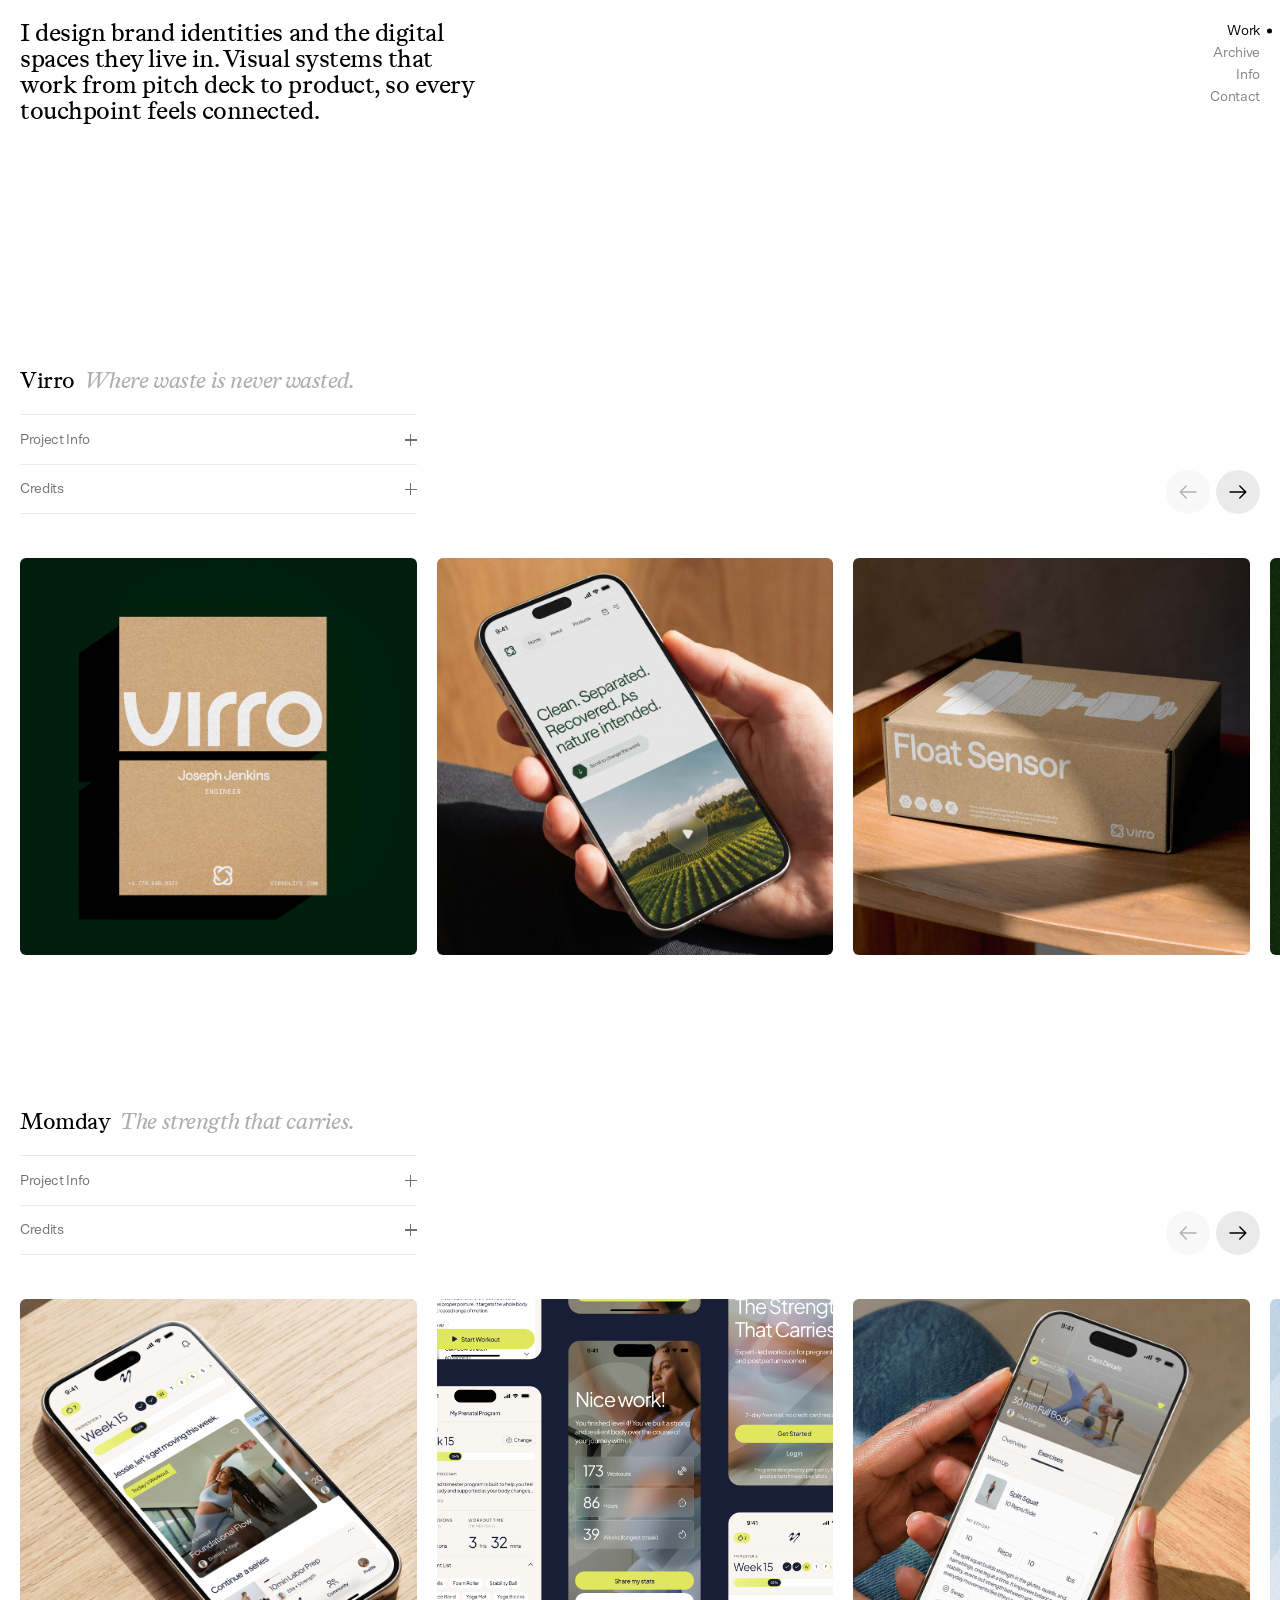
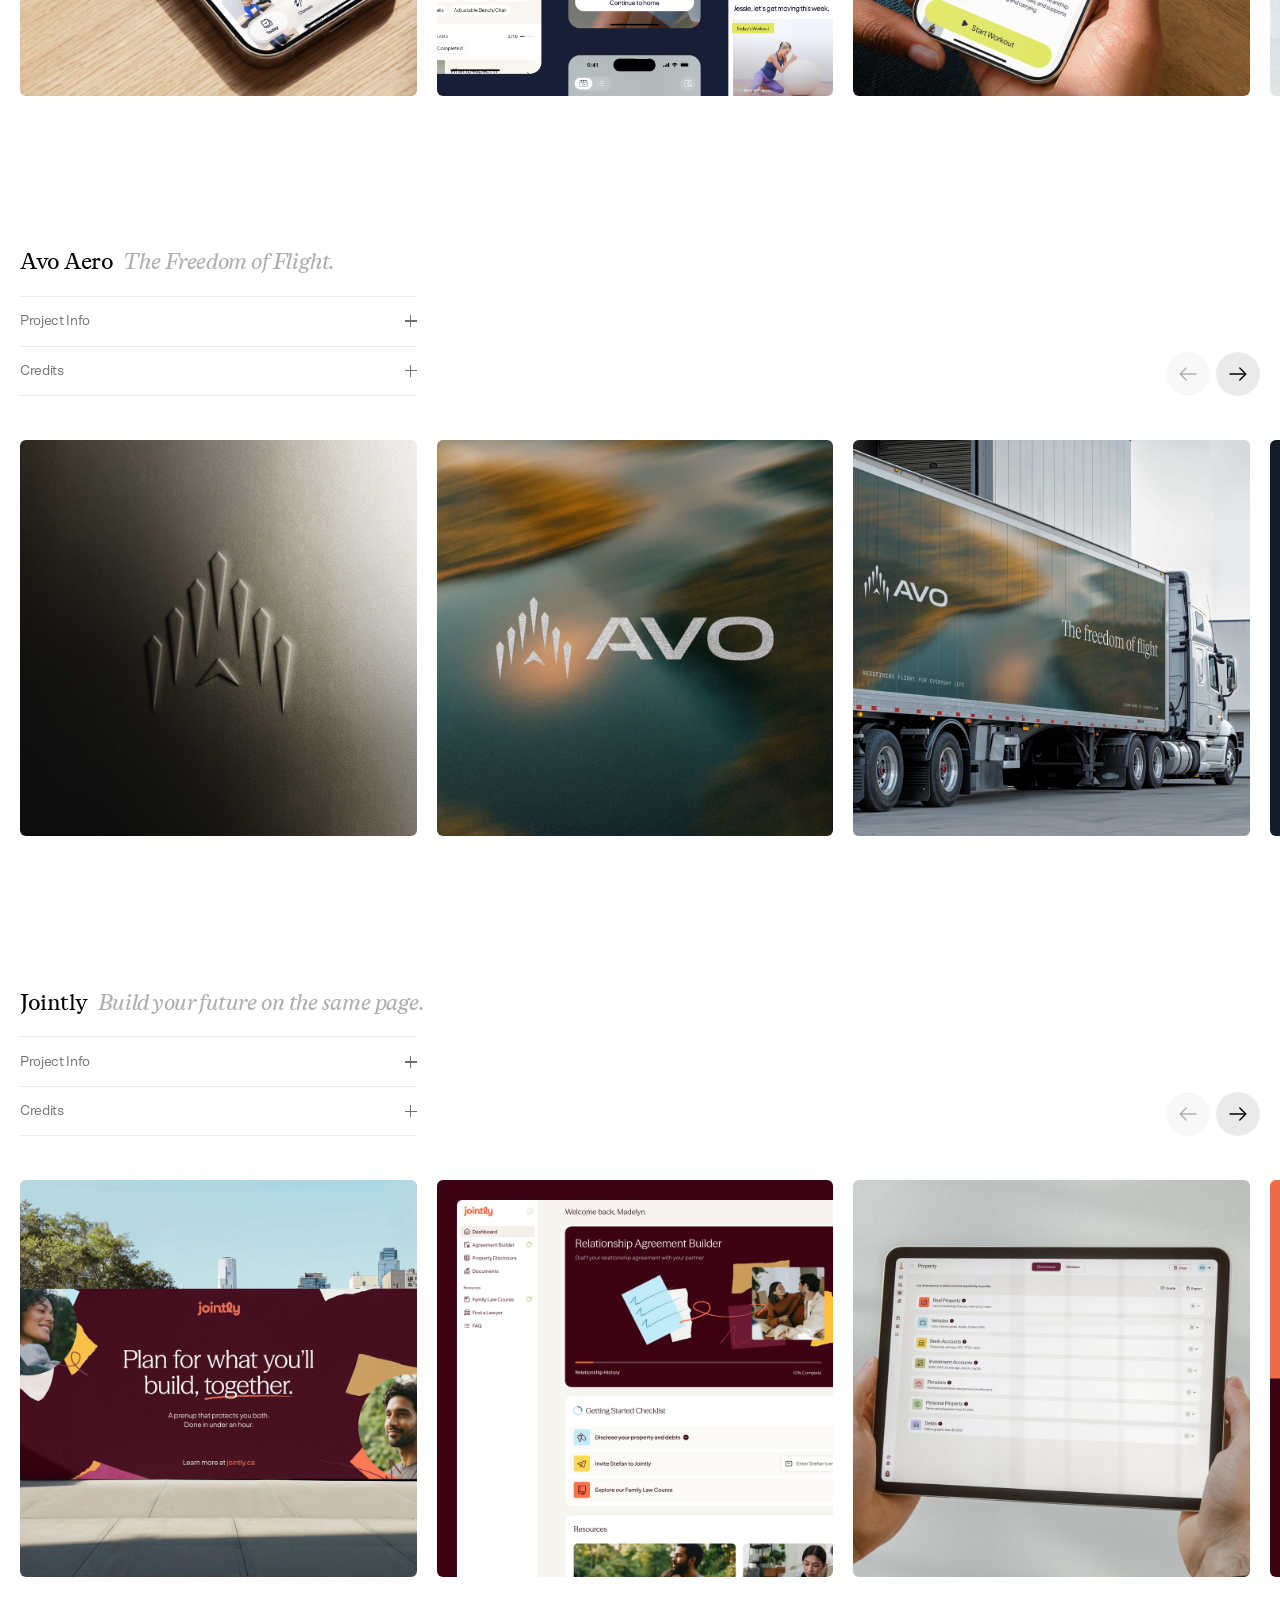
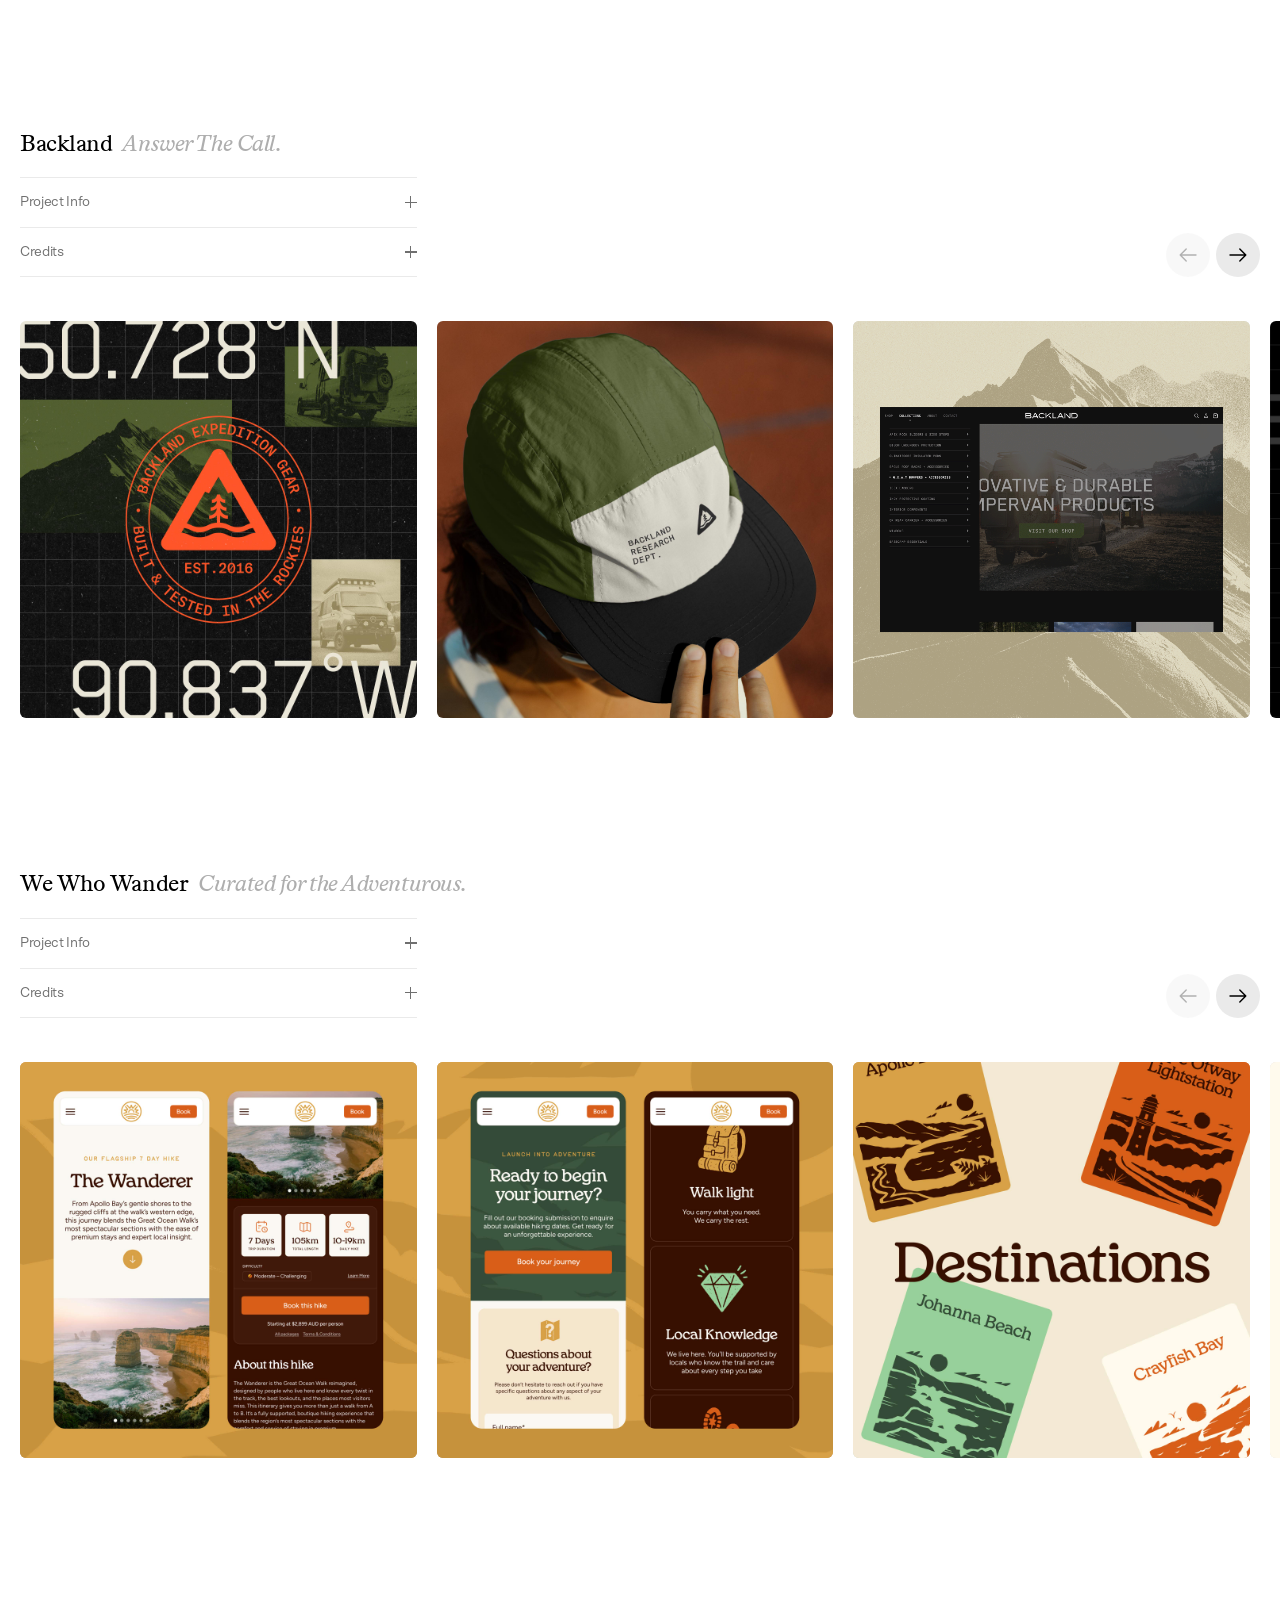
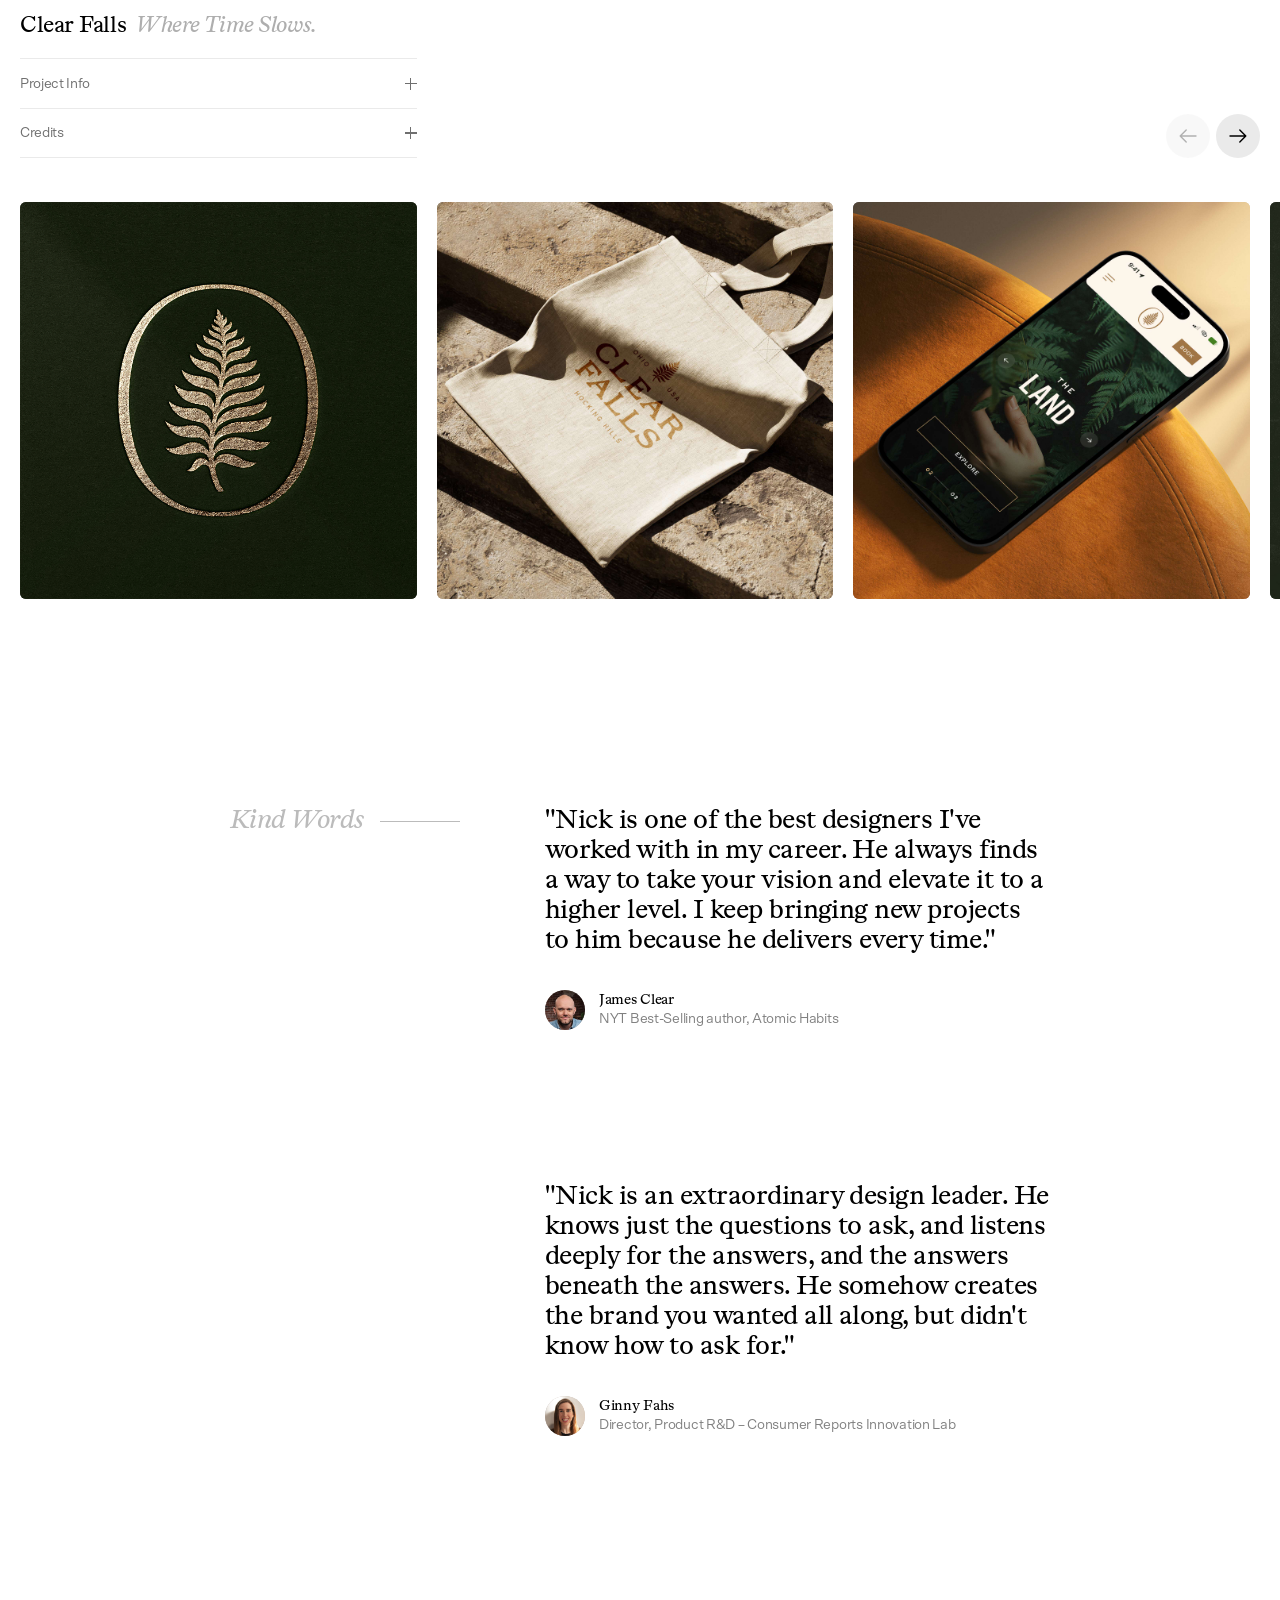
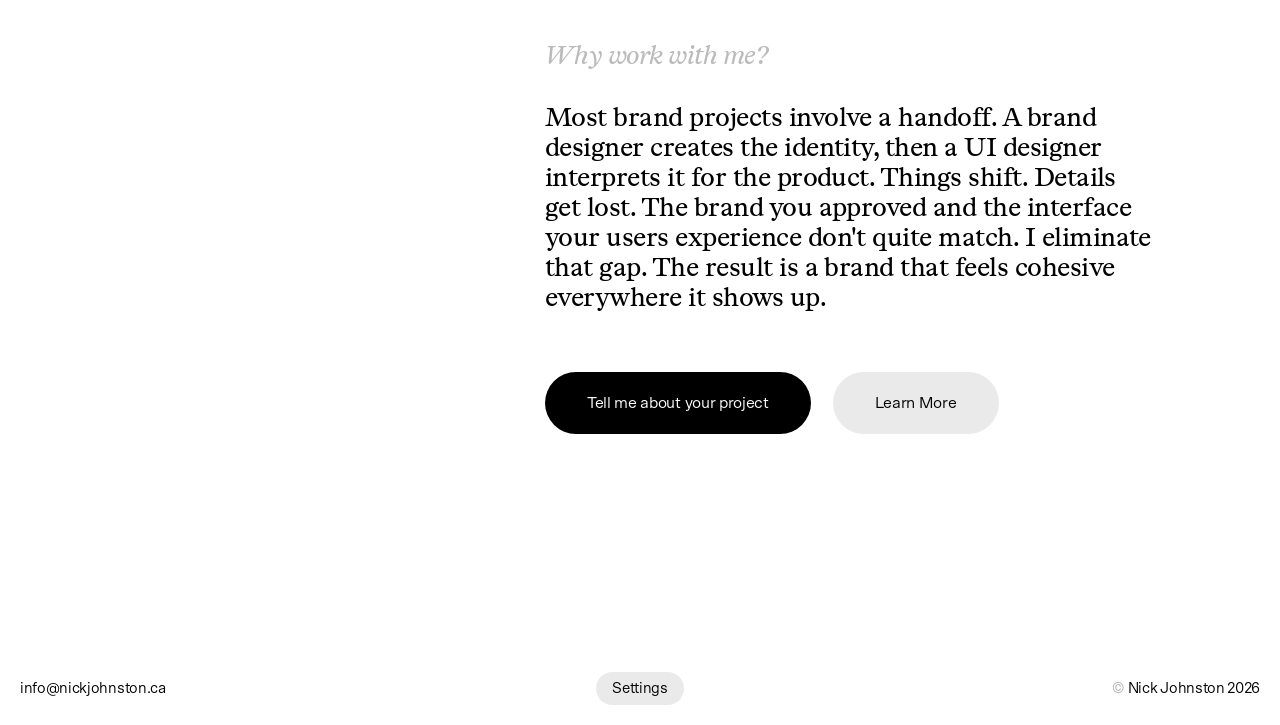
<file: index.html>
<!DOCTYPE html>
<html lang="en">
<head>
  <meta charset="UTF-8">
  <meta name="viewport" content="width=device-width, initial-scale=1.0">
  <title>Nick Johnston - Brand &amp; Interface Designer</title>
  <link rel="icon" href="favicon.ico" sizes="any">
  <meta name="description" content="Brand and interface designer in Squamish, BC, building connected brand experiences for companies with a story to tell, from pitch deck to product.">
  <meta property="og:type" content="website">
  <meta property="og:site_name" content="Nick Johnston">
  <meta property="og:title" content="Nick Johnston - Brand &amp; Interface Designer">
  <meta property="og:description" content="Brand and interface designer in Squamish, BC, building connected brand experiences for companies with a story to tell, from pitch deck to product.">
  <meta property="og:url" content="https://nickjohnston.ca/">
  <meta property="og:image" content="https://nickjohnston.ca/images/og/nj-og.jpg">
  <meta property="og:image:width" content="1200">
  <meta property="og:image:height" content="630">
  <meta property="og:image:alt" content="Identities and Interfaces. Nick Johnston designs brands, apps, and websites.">
  <meta name="twitter:card" content="summary_large_image">
  <script>
    /* Apply the theme before first paint to avoid a flash. A saved choice
       from the settings menu wins; otherwise follow the system setting. */
    try {
      var savedTheme = localStorage.getItem('theme');
    } catch (e) {}
    if (savedTheme === 'light' || (savedTheme !== 'dark' &&
        window.matchMedia('(prefers-color-scheme: light)').matches)) {
      document.documentElement.setAttribute('data-theme', 'light');
    }
    /* Flag the intro reveal pre-paint so the text never flashes unsplit.
       Skipped for reduced motion: stagger delays would survive the global
       duration override and letters would pop in one by one. */
    if (!window.matchMedia('(prefers-reduced-motion: reduce)').matches) {
      document.documentElement.classList.add('anim-intro');
    }
  </script>
  <link rel="stylesheet" href="css/styles.css">
</head>
<body>

  <header class="site-header grid-12">
    <p class="intro">I design brand identities and the digital spaces they live in. Visual systems that work from pitch deck to product, so every touchpoint feels&nbsp;connected.</p>
    <nav class="site-nav" aria-label="Main">
      <ul>
        <li><a href="index.html" aria-current="page"><span class="roll"><span>Work</span><span aria-hidden="true">Work</span></span></a></li>
        <li class="nav-archive">
          <a href="archive.html"><span class="roll"><span>Archive</span><span aria-hidden="true">Archive</span></span></a>
          <span class="nav-sub">
            <span aria-hidden="true">[</span>
            <a href="archive.html" data-view="design"><span class="roll"><span>Design</span><span aria-hidden="true">Design</span></span></a>
            <span aria-hidden="true">/</span>
            <a href="archive.html?view=logos" data-view="logos"><span class="roll"><span>Logos</span><span aria-hidden="true">Logos</span></span></a>
            <span aria-hidden="true">]</span>
          </span>
        </li>
        <li><a href="info.html"><span class="roll"><span>Info</span><span aria-hidden="true">Info</span></span></a></li>
        <li><a href="contact.html"><span class="roll"><span>Contact</span><span aria-hidden="true">Contact</span></span></a></li>
      </ul>
    </nav>
  </header>

  <main>
    <section class="project" data-carousel aria-labelledby="title-virro">
      <div class="project-header grid-12">
        <h2 class="project-title" id="title-virro">Virro<span class="sr-only">, </span><span class="tagline">Where waste is never wasted.</span></h2>
        <div class="project-acc">
          <button class="project-acc-item" type="button" data-panel="info" aria-expanded="false" aria-controls="info-virro">
            <span class="roll"><span>Project Info</span><span aria-hidden="true">Project Info</span></span>
            <span class="project-acc-short">Details</span>
            <span class="project-acc-sign" aria-hidden="true"></span>
            <svg class="project-acc-plus" width="12" height="12" viewBox="0 0 12 12" fill="none" stroke="currentColor" stroke-linecap="round" stroke-linejoin="round" aria-hidden="true"><path d="M2.5 6H9.5"/><path class="project-acc-plus-v" d="M6 2.5V9.5"/></svg>
          </button>
          <button class="project-acc-item" type="button" data-panel="credits" aria-expanded="false" aria-controls="credits-virro">
            <span class="roll"><span>Credits</span><span aria-hidden="true">Credits</span></span>
            <span class="project-acc-sign" aria-hidden="true"></span>
          </button>
        </div>
        <div class="project-acc-content">
          <div tabindex="0" class="project-acc-panel project-acc-panel-info" id="info-virro">
            <p>Brand strategy, product names, and visual identity for Virro. The concept of the composting toilet is not new, but the Virro team's approach to it is. We worked with them to understand their unique POV and translate it into a compelling identity that sets them apart from the legacy sanitation players in the space.</p>
          </div>
          <div tabindex="0" class="project-acc-panel project-acc-panel-credits" id="credits-virro">
            <ul>
              <li><span class="credit-label">Agency:</span> Diver</li>
              <li><span class="credit-label">Strategy:</span> John Edmonds</li>
              <li><span class="credit-label">Creative Direction &amp; Design:</span> Nick Johnston</li>
            </ul>
          </div>
        </div>
        <div class="carousel-arrows">
          <button class="arrow" type="button" data-dir="prev" aria-label="Previous Virro image"><svg width="18" height="14" viewBox="0 0 18 14" fill="none" xmlns="http://www.w3.org/2000/svg" aria-hidden="true"><path d="M7.2 1 1.2 7l6 6M1.2 7H17" stroke="currentColor" stroke-width="1.4" stroke-linecap="round" stroke-linejoin="round"/></svg></button>
          <button class="arrow" type="button" data-dir="next" aria-label="Next Virro image"><svg width="18" height="14" viewBox="0 0 18 14" fill="none" xmlns="http://www.w3.org/2000/svg" aria-hidden="true"><path d="M10.8 1l6 6-6 6M16.8 7H1" stroke="currentColor" stroke-width="1.4" stroke-linecap="round" stroke-linejoin="round"/></svg></button>
        </div>
      </div>
      <div class="carousel" tabindex="0" aria-label="Virro project images">
        <div class="slide" data-slot="virro-01" role="group" aria-label="Virro image 1 of 13: business cards"><img src="images/virro/virro-01.jpg" alt=""></div>
        <div class="slide" data-slot="virro-02" role="group" aria-label="Virro image 2 of 13: mobile site home screen"><img src="images/virro/virro-02.jpg" alt=""></div>
        <div class="slide" data-slot="virro-03" role="group" aria-label="Virro image 3 of 13: process badge pattern"><img src="images/virro/virro-03.jpg" alt=""></div>
        <div class="slide" data-slot="virro-04" role="group" aria-label="Virro image 4 of 13: animated water-free badge icon"><img src="images/virro/virro-04.gif" alt=""></div>
        <div class="slide" data-slot="virro-05" role="group" aria-label="Virro image 5 of 13: water savings counter display"><img src="images/virro/virro-05.jpg" alt="" loading="lazy"></div>
        <div class="slide" data-slot="virro-06" role="group" aria-label="Virro image 6 of 13: embossed logo detail"><img src="images/virro/virro-06.jpg" alt="" loading="lazy"></div>
        <div class="slide" data-slot="virro-07" role="group" aria-label="Virro image 7 of 13: Renue product page on mobile"><img src="images/virro/virro-07.jpg" alt="" loading="lazy"></div>
        <div class="slide" data-slot="virro-08" role="group" aria-label="Virro image 8 of 13: Renue packaging"><img src="images/virro/virro-08.jpg" alt="" loading="lazy"></div>
        <div class="slide" data-slot="virro-09" role="group" aria-label="Virro image 9 of 13: tote bag"><img src="images/virro/virro-09.jpg" alt="" loading="lazy"></div>
        <div class="slide" data-slot="virro-10" role="group" aria-label="Virro image 10 of 13: process badge pattern"><img src="images/virro/virro-10.jpg" alt="" loading="lazy"></div>
        <div class="slide" data-slot="virro-11" role="group" aria-label="Virro image 11 of 13: brand brochure"><img src="images/virro/virro-11.jpg" alt="" loading="lazy"></div>
        <div class="slide" data-slot="virro-12" role="group" aria-label="Virro image 12 of 13: mobile app, Re-Gen Lifecycle screen"><img src="images/virro/virro-12.jpg" alt="" loading="lazy"></div>
        <div class="slide" data-slot="virro-13" role="group" aria-label="Virro image 13 of 13: animated brand color palette"><img src="images/virro/virro-13.gif" alt="" loading="lazy"></div>
      </div>
    </section>
    <section class="project" data-carousel aria-labelledby="title-momday">
      <div class="project-header grid-12">
        <h2 class="project-title" id="title-momday">Momday<span class="sr-only">, </span><span class="tagline">The strength that carries.</span></h2>
        <div class="project-acc">
          <button class="project-acc-item" type="button" data-panel="info" aria-expanded="false" aria-controls="info-momday">
            <span class="roll"><span>Project Info</span><span aria-hidden="true">Project Info</span></span>
            <span class="project-acc-short">Details</span>
            <span class="project-acc-sign" aria-hidden="true"></span>
            <svg class="project-acc-plus" width="12" height="12" viewBox="0 0 12 12" fill="none" stroke="currentColor" stroke-linecap="round" stroke-linejoin="round" aria-hidden="true"><path d="M2.5 6H9.5"/><path class="project-acc-plus-v" d="M6 2.5V9.5"/></svg>
          </button>
          <button class="project-acc-item" type="button" data-panel="credits" aria-expanded="false" aria-controls="credits-momday">
            <span class="roll"><span>Credits</span><span aria-hidden="true">Credits</span></span>
            <span class="project-acc-sign" aria-hidden="true"></span>
          </button>
        </div>
        <div class="project-acc-content">
          <div tabindex="0" class="project-acc-panel project-acc-panel-info" id="info-momday">
            <p>Momday is a fitness app for pregnant and postpartum women. They had outgrown their existing app and came to Input Logic to design new features, bring their new brand into the product, and build it. I worked with their team to translate the brand for digital, extending the brand standards and setting a clear direction for both the website and product UI. Alongside the UI work, we defined a motion language that carried through to their launch marketing materials.</p>
          </div>
          <div tabindex="0" class="project-acc-panel project-acc-panel-credits" id="credits-momday">
            <ul>
              <li><span class="credit-label">Agency:</span> Input Logic</li>
              <li><span class="credit-label">Brand Strategy:</span> Frank Strategy</li>
              <li><span class="credit-label">Brand Design:</span> Talia Cohen</li>
              <li><span class="credit-label">UX:</span> Nelson Reid</li>
              <li><span class="credit-label">Motion Design:</span> Andrew Embury</li>
              <li><span class="credit-label">Product Design:</span> Nick Johnston</li>
            </ul>
          </div>
        </div>
        <div class="carousel-arrows">
          <button class="arrow" type="button" data-dir="prev" aria-label="Previous Momday image"><svg width="18" height="14" viewBox="0 0 18 14" fill="none" xmlns="http://www.w3.org/2000/svg" aria-hidden="true"><path d="M7.2 1 1.2 7l6 6M1.2 7H17" stroke="currentColor" stroke-width="1.4" stroke-linecap="round" stroke-linejoin="round"/></svg></button>
          <button class="arrow" type="button" data-dir="next" aria-label="Next Momday image"><svg width="18" height="14" viewBox="0 0 18 14" fill="none" xmlns="http://www.w3.org/2000/svg" aria-hidden="true"><path d="M10.8 1l6 6-6 6M16.8 7H1" stroke="currentColor" stroke-width="1.4" stroke-linecap="round" stroke-linejoin="round"/></svg></button>
        </div>
      </div>
      <div class="carousel" tabindex="0" aria-label="Momday project images">
        <div class="slide" data-slot="momday-01" role="group" aria-label="Momday image 1 of 9"><img src="images/momday/momday-01.jpg" alt="" loading="lazy"></div>
        <div class="slide" data-slot="momday-02" role="group" aria-label="Momday image 2 of 9"><img src="images/momday/momday-02.png" alt="" loading="lazy"></div>
        <div class="slide" data-slot="momday-03" role="group" aria-label="Momday image 3 of 9"><img src="images/momday/momday-03.jpg" alt="" loading="lazy"></div>
        <div class="slide" data-slot="momday-04" role="group" aria-label="Momday image 4 of 9"><img src="images/momday/momday-04.png" alt="" loading="lazy"></div>
        <div class="slide" data-slot="momday-05" role="group" aria-label="Momday image 5 of 9"><img src="images/momday/momday-05.png" alt="" loading="lazy"></div>
        <div class="slide" data-slot="momday-06" role="group" aria-label="Momday image 6 of 9"><img src="images/momday/momday-06.png" alt="" loading="lazy"></div>
        <div class="slide" data-slot="momday-07" role="group" aria-label="Momday image 7 of 9"><img src="images/momday/momday-07.png" alt="" loading="lazy"></div>
        <div class="slide" data-slot="momday-08" role="group" aria-label="Momday image 8 of 9"><img src="images/momday/momday-08.jpg" alt="" loading="lazy"></div>
        <div class="slide" data-slot="momday-09" role="group" aria-label="Momday image 9 of 9"><img src="images/momday/momday-09.png" alt="" loading="lazy"></div>
      </div>
    </section>
    <section class="project" data-carousel aria-labelledby="title-avo-aero">
      <div class="project-header grid-12">
        <h2 class="project-title" id="title-avo-aero">Avo Aero<span class="sr-only">, </span><span class="tagline">The Freedom of Flight.</span></h2>
        <div class="project-acc">
          <button class="project-acc-item" type="button" data-panel="info" aria-expanded="false" aria-controls="info-avo-aero">
            <span class="roll"><span>Project Info</span><span aria-hidden="true">Project Info</span></span>
            <span class="project-acc-short">Details</span>
            <span class="project-acc-sign" aria-hidden="true"></span>
            <svg class="project-acc-plus" width="12" height="12" viewBox="0 0 12 12" fill="none" stroke="currentColor" stroke-linecap="round" stroke-linejoin="round" aria-hidden="true"><path d="M2.5 6H9.5"/><path class="project-acc-plus-v" d="M6 2.5V9.5"/></svg>
          </button>
          <button class="project-acc-item" type="button" data-panel="credits" aria-expanded="false" aria-controls="credits-avo-aero">
            <span class="roll"><span>Credits</span><span aria-hidden="true">Credits</span></span>
            <span class="project-acc-sign" aria-hidden="true"></span>
          </button>
        </div>
        <div class="project-acc-content">
          <div tabindex="0" class="project-acc-panel project-acc-panel-info" id="info-avo-aero">
            <p>Avo Aero has an ambitious goal: to make eVTOL vehicles commonplace in driveways across the US. When the founder approached Diver, he was building small-scale prototypes and preparing to raise a major funding round, but he had no brand. He understood the power of good design and wanted to look credible to investors from day one. We worked with him to craft a clear, ownable brand strategy, a visual identity, a website, and a pitch deck written in the brand's voice to help him secure his first round of funding.</p>
          </div>
          <div tabindex="0" class="project-acc-panel project-acc-panel-credits" id="credits-avo-aero">
            <ul>
              <li><span class="credit-label">Agency:</span> Diver</li>
              <li><span class="credit-label">Brand Strategy:</span> John Edmonds</li>
              <li><span class="credit-label">Creative Direction &amp; Design:</span> Nick Johnston</li>
            </ul>
          </div>
        </div>
        <div class="carousel-arrows">
          <button class="arrow" type="button" data-dir="prev" aria-label="Previous Avo Aero image"><svg width="18" height="14" viewBox="0 0 18 14" fill="none" xmlns="http://www.w3.org/2000/svg" aria-hidden="true"><path d="M7.2 1 1.2 7l6 6M1.2 7H17" stroke="currentColor" stroke-width="1.4" stroke-linecap="round" stroke-linejoin="round"/></svg></button>
          <button class="arrow" type="button" data-dir="next" aria-label="Next Avo Aero image"><svg width="18" height="14" viewBox="0 0 18 14" fill="none" xmlns="http://www.w3.org/2000/svg" aria-hidden="true"><path d="M10.8 1l6 6-6 6M16.8 7H1" stroke="currentColor" stroke-width="1.4" stroke-linecap="round" stroke-linejoin="round"/></svg></button>
        </div>
      </div>
      <div class="carousel" tabindex="0" aria-label="Avo Aero project images">
        <div class="slide" data-slot="avo-aero-01" role="group" aria-label="Avo Aero image 1 of 17: embossed logo mark"><img src="images/avo-aero/avo-01.jpg" alt="" loading="lazy"></div>
        <div class="slide" data-slot="avo-aero-02" role="group" aria-label="Avo Aero image 2 of 17: logo lockup"><img src="images/avo-aero/avo-02.jpg" alt="" loading="lazy"></div>
        <div class="slide" data-slot="avo-aero-03" role="group" aria-label="Avo Aero image 3 of 17: trailer livery"><img src="images/avo-aero/avo-03.jpg" alt="" loading="lazy"></div>
        <div class="slide" data-slot="avo-aero-04" role="group" aria-label="Avo Aero image 4 of 17: animated typography specimen"><img src="images/avo-aero/avo-04.gif" alt="" loading="lazy"></div>
        <div class="slide" data-slot="avo-aero-05" role="group" aria-label="Avo Aero image 5 of 17: brand color palette"><img src="images/avo-aero/avo-05.jpg" alt="" loading="lazy"></div>
        <div class="slide" data-slot="avo-aero-06" role="group" aria-label="Avo Aero image 6 of 17: business cards"><img src="images/avo-aero/avo-06.jpg" alt="" loading="lazy"></div>
        <div class="slide" data-slot="avo-aero-07" role="group" aria-label="Avo Aero image 7 of 17: logo construction grid"><img src="images/avo-aero/avo-07.jpg" alt="" loading="lazy"></div>
        <div class="slide" data-slot="avo-aero-08" role="group" aria-label="Avo Aero image 8 of 17: brand book"><img src="images/avo-aero/avo-08.jpg" alt="" loading="lazy"></div>
        <div class="slide" data-slot="avo-aero-09" role="group" aria-label="Avo Aero image 9 of 17: freedom of flight motion piece"><img src="images/avo-aero/avo-09.gif" alt="" loading="lazy"></div>
        <div class="slide" data-slot="avo-aero-10" role="group" aria-label="Avo Aero image 10 of 17: tote bag"><img src="images/avo-aero/avo-10.jpg" alt="" loading="lazy"></div>
        <div class="slide" data-slot="avo-aero-11" role="group" aria-label="Avo Aero image 11 of 17: website on tablet"><img src="images/avo-aero/avo-11.jpg" alt="" loading="lazy"></div>
        <div class="slide" data-slot="avo-aero-12" role="group" aria-label="Avo Aero image 12 of 17: lanyard badges"><img src="images/avo-aero/avo-12.jpg" alt="" loading="lazy"></div>
        <div class="slide" data-slot="avo-aero-13" role="group" aria-label="Avo Aero image 13 of 17: embroidered cap"><img src="images/avo-aero/avo-13.jpg" alt="" loading="lazy"></div>
        <div class="slide" data-slot="avo-aero-14" role="group" aria-label="Avo Aero image 14 of 17: freedom of flight type poster"><img src="images/avo-aero/avo-14.jpg" alt="" loading="lazy"></div>
        <div class="slide" data-slot="avo-aero-15" role="group" aria-label="Avo Aero image 15 of 17: woven garment label"><img src="images/avo-aero/avo-15.jpg" alt="" loading="lazy"></div>
        <div class="slide" data-slot="avo-aero-16" role="group" aria-label="Avo Aero image 16 of 17: chrome vehicle badge"><img src="images/avo-aero/avo-16.jpg" alt="" loading="lazy"></div>
        <div class="slide" data-slot="avo-aero-17" role="group" aria-label="Avo Aero image 17 of 17: chrome vehicle badge"><img src="images/avo-aero/avo-17.jpg" alt="" loading="lazy"></div>
      </div>
    </section>
    <section class="project" data-carousel aria-labelledby="title-jointly">
      <div class="project-header grid-12">
        <h2 class="project-title" id="title-jointly">Jointly<span class="sr-only">, </span><span class="tagline">Build your future on the same page.</span></h2>
        <div class="project-acc">
          <button class="project-acc-item" type="button" data-panel="info" aria-expanded="false" aria-controls="info-jointly">
            <span class="roll"><span>Project Info</span><span aria-hidden="true">Project Info</span></span>
            <span class="project-acc-short">Details</span>
            <span class="project-acc-sign" aria-hidden="true"></span>
            <svg class="project-acc-plus" width="12" height="12" viewBox="0 0 12 12" fill="none" stroke="currentColor" stroke-linecap="round" stroke-linejoin="round" aria-hidden="true"><path d="M2.5 6H9.5"/><path class="project-acc-plus-v" d="M6 2.5V9.5"/></svg>
          </button>
          <button class="project-acc-item" type="button" data-panel="credits" aria-expanded="false" aria-controls="credits-jointly">
            <span class="roll"><span>Credits</span><span aria-hidden="true">Credits</span></span>
            <span class="project-acc-sign" aria-hidden="true"></span>
          </button>
        </div>
        <div class="project-acc-content">
          <div tabindex="0" class="project-acc-panel project-acc-panel-info" id="info-jointly">
            <p>Jointly is a prenuptial and cohabitation agreement builder. They came to Input Logic with an existing product and brand, and I worked with their team to update the visual identity, product UI, and marketing site.</p>
          </div>
          <div tabindex="0" class="project-acc-panel project-acc-panel-credits" id="credits-jointly">
            <ul>
              <li><span class="credit-label">Agency:</span> Input Logic</li>
              <li><span class="credit-label">UX:</span> Nelson Reid</li>
              <li><span class="credit-label">Creative Direction &amp; Product Design:</span> Nick Johnston</li>
            </ul>
          </div>
        </div>
        <div class="carousel-arrows">
          <button class="arrow" type="button" data-dir="prev" aria-label="Previous Jointly image"><svg width="18" height="14" viewBox="0 0 18 14" fill="none" xmlns="http://www.w3.org/2000/svg" aria-hidden="true"><path d="M7.2 1 1.2 7l6 6M1.2 7H17" stroke="currentColor" stroke-width="1.4" stroke-linecap="round" stroke-linejoin="round"/></svg></button>
          <button class="arrow" type="button" data-dir="next" aria-label="Next Jointly image"><svg width="18" height="14" viewBox="0 0 18 14" fill="none" xmlns="http://www.w3.org/2000/svg" aria-hidden="true"><path d="M10.8 1l6 6-6 6M16.8 7H1" stroke="currentColor" stroke-width="1.4" stroke-linecap="round" stroke-linejoin="round"/></svg></button>
        </div>
      </div>
      <div class="carousel" tabindex="0" aria-label="Jointly project images">
        <div class="slide" data-slot="jointly-01" role="group" aria-label="Jointly image 1 of 14: website on laptop"><img src="images/jointly/j-01.jpg" alt="" loading="lazy"></div>
        <div class="slide" data-slot="jointly-02" role="group" aria-label="Jointly image 2 of 14: agreement builder dashboard"><img src="images/jointly/j-02.jpg" alt="" loading="lazy"></div>
        <div class="slide" data-slot="jointly-03" role="group" aria-label="Jointly image 3 of 14: brand collage"><img src="images/jointly/j-03.jpg" alt="" loading="lazy"></div>
        <div class="slide" data-slot="jointly-04" role="group" aria-label="Jointly image 4 of 14: brand color palette"><img src="images/jointly/j-04.jpg" alt="" loading="lazy"></div>
        <div class="slide" data-slot="jointly-05" role="group" aria-label="Jointly image 5 of 14: type specimen"><img src="images/jointly/j-05.jpg" alt="" loading="lazy"></div>
        <div class="slide" data-slot="jointly-06" role="group" aria-label="Jointly image 6 of 14: property disclosure screen"><img src="images/jointly/j-06.jpg" alt="" loading="lazy"></div>
        <div class="slide" data-slot="jointly-07" role="group" aria-label="Jointly image 7 of 14"><img src="images/jointly/j-07.gif" alt="" loading="lazy"></div>
        <div class="slide" data-slot="jointly-08" role="group" aria-label="Jointly image 8 of 14: FAQ page"><img src="images/jointly/j-08.jpg" alt="" loading="lazy"></div>
        <div class="slide" data-slot="jointly-09" role="group" aria-label="Jointly image 9 of 14: agreement builder start screen"><img src="images/jointly/j-09.jpg" alt="" loading="lazy"></div>
        <div class="slide" data-slot="jointly-10" role="group" aria-label="Jointly image 10 of 14: three easy steps page"><img src="images/jointly/j-10.jpg" alt="" loading="lazy"></div>
        <div class="slide" data-slot="jointly-11" role="group" aria-label="Jointly image 11 of 14: marketing site home page"><img src="images/jointly/j-11.jpg" alt="" loading="lazy"></div>
        <div class="slide" data-slot="jointly-12" role="group" aria-label="Jointly image 12 of 14: relationship history form"><img src="images/jointly/j-12.jpg" alt="" loading="lazy"></div>
        <div class="slide" data-slot="jointly-13" role="group" aria-label="Jointly image 13 of 14: family law course pages"><img src="images/jointly/j-13.jpg" alt="" loading="lazy"></div>
        <div class="slide" data-slot="jointly-14" role="group" aria-label="Jointly image 14 of 14: brand collage"><img src="images/jointly/j-14.jpg" alt="" loading="lazy"></div>
      </div>
    </section>
    <section class="project" data-carousel aria-labelledby="title-backland">
      <div class="project-header grid-12">
        <h2 class="project-title" id="title-backland">Backland<span class="sr-only">, </span><span class="tagline">Answer The Call.</span></h2>
        <div class="project-acc">
          <button class="project-acc-item" type="button" data-panel="info" aria-expanded="false" aria-controls="info-backland">
            <span class="roll"><span>Project Info</span><span aria-hidden="true">Project Info</span></span>
            <span class="project-acc-short">Details</span>
            <span class="project-acc-sign" aria-hidden="true"></span>
            <svg class="project-acc-plus" width="12" height="12" viewBox="0 0 12 12" fill="none" stroke="currentColor" stroke-linecap="round" stroke-linejoin="round" aria-hidden="true"><path d="M2.5 6H9.5"/><path class="project-acc-plus-v" d="M6 2.5V9.5"/></svg>
          </button>
          <button class="project-acc-item" type="button" data-panel="credits" aria-expanded="false" aria-controls="credits-backland">
            <span class="roll"><span>Credits</span><span aria-hidden="true">Credits</span></span>
            <span class="project-acc-sign" aria-hidden="true"></span>
          </button>
        </div>
        <div class="project-acc-content">
          <div tabindex="0" class="project-acc-panel project-acc-panel-info" id="info-backland">
            <p>What started as a typography exercise turned into a full visual identity update. Backland first approached me to design title typography for a few films they were producing, but it became clear early on that a full identity refresh would help support the new type direction. I updated their visual identity and gave them a new toolkit for creating marketing materials. The result cuts through a category crowded with loud, condensed typefaces and aggressive design. It feels technical, rugged, and precise, just like the products they build.</p>
          </div>
          <div tabindex="0" class="project-acc-panel project-acc-panel-credits" id="credits-backland">
            <ul>
              <li><span class="credit-label">Agency:</span> Diver</li>
              <li><span class="credit-label">Motion Design:</span> Zach Rampen</li>
              <li><span class="credit-label">Creative Direction &amp; Design:</span> Nick Johnston</li>
            </ul>
          </div>
        </div>
        <div class="carousel-arrows">
          <button class="arrow" type="button" data-dir="prev" aria-label="Previous Backland image"><svg width="18" height="14" viewBox="0 0 18 14" fill="none" xmlns="http://www.w3.org/2000/svg" aria-hidden="true"><path d="M7.2 1 1.2 7l6 6M1.2 7H17" stroke="currentColor" stroke-width="1.4" stroke-linecap="round" stroke-linejoin="round"/></svg></button>
          <button class="arrow" type="button" data-dir="next" aria-label="Next Backland image"><svg width="18" height="14" viewBox="0 0 18 14" fill="none" xmlns="http://www.w3.org/2000/svg" aria-hidden="true"><path d="M10.8 1l6 6-6 6M16.8 7H1" stroke="currentColor" stroke-width="1.4" stroke-linecap="round" stroke-linejoin="round"/></svg></button>
        </div>
      </div>
      <div class="carousel" tabindex="0" aria-label="Backland project images">
        <div class="slide" data-slot="backland-01" role="group" aria-label="Backland image 1 of 12: expedition badge"><img src="images/backland/bl-01.jpg" alt="" loading="lazy"></div>
        <div class="slide" data-slot="backland-02" role="group" aria-label="Backland image 2 of 12: five-panel cap"><img src="images/backland/bl-02.jpg" alt="" loading="lazy"></div>
        <div class="slide" data-slot="backland-03" role="group" aria-label="Backland image 3 of 12: animated website home page"><img src="images/backland/bl-03.gif" alt="" loading="lazy"></div>
        <div class="slide" data-slot="backland-04" role="group" aria-label="Backland image 4 of 12: OX and APEX series packaging"><img src="images/backland/bl-04.jpg" alt="" loading="lazy"></div>
        <div class="slide" data-slot="backland-05" role="group" aria-label="Backland image 5 of 12: OX and APEX series packaging"><img src="images/backland/bl-05.jpg" alt="" loading="lazy"></div>
        <div class="slide" data-slot="backland-06" role="group" aria-label="Backland image 6 of 12: poster pair"><img src="images/backland/bl-06.jpg" alt="" loading="lazy"></div>
        <div class="slide" data-slot="backland-07" role="group" aria-label="Backland image 7 of 12: water bottle"><img src="images/backland/bl-07.jpg" alt="" loading="lazy"></div>
        <div class="slide" data-slot="backland-08" role="group" aria-label="Backland image 8 of 12: brand book"><img src="images/backland/bl-08.jpg" alt="" loading="lazy"></div>
        <div class="slide" data-slot="backland-09" role="group" aria-label="Backland image 9 of 12: website on tablet"><img src="images/backland/bl-09.jpg" alt="" loading="lazy"></div>
        <div class="slide" data-slot="backland-10" role="group" aria-label="Backland image 10 of 12: storefront poster series"><img src="images/backland/bl-10.jpg" alt="" loading="lazy"></div>
        <div class="slide" data-slot="backland-11" role="group" aria-label="Backland image 11 of 12: product page on mobile"><img src="images/backland/bl-11.jpg" alt="" loading="lazy"></div>
        <div class="slide" data-slot="backland-12" role="group" aria-label="Backland image 12 of 12: painted hoarding signage"><img src="images/backland/bl-12.jpg" alt="" loading="lazy"></div>
      </div>
    </section>
    <section class="project" data-carousel aria-labelledby="title-we-who-wander">
      <div class="project-header grid-12">
        <h2 class="project-title" id="title-we-who-wander">We Who Wander<span class="sr-only">, </span><span class="tagline">Curated for the Adventurous.</span></h2>
        <div class="project-acc">
          <button class="project-acc-item" type="button" data-panel="info" aria-expanded="false" aria-controls="info-we-who-wander">
            <span class="roll"><span>Project Info</span><span aria-hidden="true">Project Info</span></span>
            <span class="project-acc-short">Details</span>
            <span class="project-acc-sign" aria-hidden="true"></span>
            <svg class="project-acc-plus" width="12" height="12" viewBox="0 0 12 12" fill="none" stroke="currentColor" stroke-linecap="round" stroke-linejoin="round" aria-hidden="true"><path d="M2.5 6H9.5"/><path class="project-acc-plus-v" d="M6 2.5V9.5"/></svg>
          </button>
          <button class="project-acc-item" type="button" data-panel="credits" aria-expanded="false" aria-controls="credits-we-who-wander">
            <span class="roll"><span>Credits</span><span aria-hidden="true">Credits</span></span>
            <span class="project-acc-sign" aria-hidden="true"></span>
          </button>
        </div>
        <div class="project-acc-content">
          <div tabindex="0" class="project-acc-panel project-acc-panel-info" id="info-we-who-wander">
            <p>Jack approached me to create a brand identity for his new premium hiking tour company along Australia's Great Ocean Walk. Together we created an identity that stands apart from the other operators in the area. At its heart is a set of landscape illustrations by Sebastian Abboud, used on everything from merch to the website. In a second phase, we designed and developed a custom site where guests can book their trip and their stay at Jack's hotel. This project is my favourite kind of work: designing everything from the brand through to every digital touchpoint of the business.</p>
          </div>
          <div tabindex="0" class="project-acc-panel project-acc-panel-credits" id="credits-we-who-wander">
            <ul>
              <li><span class="credit-label">Agency:</span> Diver</li>
              <li><span class="credit-label">Illustration:</span> Sebastian Abboud</li>
              <li><span class="credit-label">Website Development:</span> Input Logic</li>
              <li><span class="credit-label">Creative Direction &amp; Design:</span> Nick Johnston</li>
            </ul>
          </div>
        </div>
        <div class="carousel-arrows">
          <button class="arrow" type="button" data-dir="prev" aria-label="Previous We Who Wander image"><svg width="18" height="14" viewBox="0 0 18 14" fill="none" xmlns="http://www.w3.org/2000/svg" aria-hidden="true"><path d="M7.2 1 1.2 7l6 6M1.2 7H17" stroke="currentColor" stroke-width="1.4" stroke-linecap="round" stroke-linejoin="round"/></svg></button>
          <button class="arrow" type="button" data-dir="next" aria-label="Next We Who Wander image"><svg width="18" height="14" viewBox="0 0 18 14" fill="none" xmlns="http://www.w3.org/2000/svg" aria-hidden="true"><path d="M10.8 1l6 6-6 6M16.8 7H1" stroke="currentColor" stroke-width="1.4" stroke-linecap="round" stroke-linejoin="round"/></svg></button>
        </div>
      </div>
      <div class="carousel" tabindex="0" aria-label="We Who Wander project images">
        <div class="slide" data-slot="we-who-wander-01" role="group" aria-label="We Who Wander image 1 of 15: The Wanderer hike pages on mobile"><img src="images/we-who-wander/www-01.jpg" alt="" loading="lazy"></div>
        <div class="slide" data-slot="we-who-wander-02" role="group" aria-label="We Who Wander image 2 of 15: booking and trail support pages on mobile"><img src="images/we-who-wander/www-02.jpg" alt="" loading="lazy"></div>
        <div class="slide" data-slot="we-who-wander-03" role="group" aria-label="We Who Wander image 3 of 15: Destinations postcard set"><img src="images/we-who-wander/www-03.jpg" alt="" loading="lazy"></div>
        <div class="slide" data-slot="we-who-wander-04" role="group" aria-label="We Who Wander image 4 of 15: animated sunrise and sunset logo mark"><img src="images/we-who-wander/www-04.gif" alt="" loading="lazy"></div>
        <div class="slide" data-slot="we-who-wander-05" role="group" aria-label="We Who Wander image 5 of 15: enamel pin"><img src="images/we-who-wander/www-05.jpg" alt="" loading="lazy"></div>
        <div class="slide" data-slot="we-who-wander-06" role="group" aria-label="We Who Wander image 6 of 15: Curated for the Adventurous hoarding"><img src="images/we-who-wander/www-06.jpg" alt="" loading="lazy"></div>
        <div class="slide" data-slot="we-who-wander-07" role="group" aria-label="We Who Wander image 7 of 15: Apollo Bay tee shirts"><img src="images/we-who-wander/www-07.jpg" alt="" loading="lazy"></div>
        <div class="slide" data-slot="we-who-wander-08" role="group" aria-label="We Who Wander image 8 of 15: wordmark pattern"><img src="images/we-who-wander/www-08.jpg" alt="" loading="lazy"></div>
        <div class="slide" data-slot="we-who-wander-09" role="group" aria-label="We Who Wander image 9 of 15: guest book"><img src="images/we-who-wander/www-09.jpg" alt="" loading="lazy"></div>
        <div class="slide" data-slot="we-who-wander-10" role="group" aria-label="We Who Wander image 10 of 15: website trip listings on laptop"><img src="images/we-who-wander/www-10.jpg" alt="" loading="lazy"></div>
        <div class="slide" data-slot="we-who-wander-11" role="group" aria-label="We Who Wander image 11 of 15: social media feed"><img src="images/we-who-wander/www-11.jpg" alt="" loading="lazy"></div>
        <div class="slide" data-slot="we-who-wander-12" role="group" aria-label="We Who Wander image 12 of 15: tote bag"><img src="images/we-who-wander/www-12.jpg" alt="" loading="lazy"></div>
        <div class="slide" data-slot="we-who-wander-13" role="group" aria-label="We Who Wander image 13 of 15: The Wanderer trip page on laptop"><img src="images/we-who-wander/www-13.jpg" alt="" loading="lazy"></div>
        <div class="slide" data-slot="we-who-wander-14" role="group" aria-label="We Who Wander image 14 of 15: destination names type pattern"><img src="images/we-who-wander/www-14.jpg" alt="" loading="lazy"></div>
        <div class="slide" data-slot="we-who-wander-15" role="group" aria-label="We Who Wander image 15 of 15: gold foil badge on fabric"><img src="images/we-who-wander/www-15.jpg" alt="" loading="lazy"></div>
      </div>
    </section>
    <section class="project" data-carousel aria-labelledby="title-clear-falls">
      <div class="project-header grid-12">
        <h2 class="project-title" id="title-clear-falls">Clear Falls<span class="sr-only">, </span><span class="tagline">Where Time Slows.</span></h2>
        <div class="project-acc">
          <button class="project-acc-item" type="button" data-panel="info" aria-expanded="false" aria-controls="info-clear-falls">
            <span class="roll"><span>Project Info</span><span aria-hidden="true">Project Info</span></span>
            <span class="project-acc-short">Details</span>
            <span class="project-acc-sign" aria-hidden="true"></span>
            <svg class="project-acc-plus" width="12" height="12" viewBox="0 0 12 12" fill="none" stroke="currentColor" stroke-linecap="round" stroke-linejoin="round" aria-hidden="true"><path d="M2.5 6H9.5"/><path class="project-acc-plus-v" d="M6 2.5V9.5"/></svg>
          </button>
          <button class="project-acc-item" type="button" data-panel="credits" aria-expanded="false" aria-controls="credits-clear-falls">
            <span class="roll"><span>Credits</span><span aria-hidden="true">Credits</span></span>
            <span class="project-acc-sign" aria-hidden="true"></span>
          </button>
        </div>
        <div class="project-acc-content">
          <div tabindex="0" class="project-acc-panel project-acc-panel-info" id="info-clear-falls">
            <p>A few years ago, I had the chance to work on a couple of projects for author James Clear, both tied to his family property in Hocking Hills, Ohio, which he named Clear Falls. James hired me to create a suite of logos, but what I presented was a full visual identity: typography, colours, website, and merch. His aha moment wasn't seeing the logo on a letterhead or etched into the metal of the front gate. It was seeing every other touchpoint considered, from the website all the way down to a pattern for wallpaper and napkins.</p>
          </div>
          <div tabindex="0" class="project-acc-panel project-acc-panel-credits" id="credits-clear-falls">
            <ul>
              <li><span class="credit-label">Creative Direction &amp; Design:</span> Nick Johnston</li>
              <li><span class="credit-label">Motion Design:</span> Andrew Embury</li>
            </ul>
          </div>
        </div>
        <div class="carousel-arrows">
          <button class="arrow" type="button" data-dir="prev" aria-label="Previous Clear Falls image"><svg width="18" height="14" viewBox="0 0 18 14" fill="none" xmlns="http://www.w3.org/2000/svg" aria-hidden="true"><path d="M7.2 1 1.2 7l6 6M1.2 7H17" stroke="currentColor" stroke-width="1.4" stroke-linecap="round" stroke-linejoin="round"/></svg></button>
          <button class="arrow" type="button" data-dir="next" aria-label="Next Clear Falls image"><svg width="18" height="14" viewBox="0 0 18 14" fill="none" xmlns="http://www.w3.org/2000/svg" aria-hidden="true"><path d="M10.8 1l6 6-6 6M16.8 7H1" stroke="currentColor" stroke-width="1.4" stroke-linecap="round" stroke-linejoin="round"/></svg></button>
        </div>
      </div>
      <div class="carousel" tabindex="0" aria-label="Clear Falls project images">
        <div class="slide" data-slot="clear-falls-01" role="group" aria-label="Clear Falls image 1 of 14: animated gold foil fern emblem"><img src="images/clear-falls/cf-01.gif" alt="" loading="lazy"></div>
        <div class="slide" data-slot="clear-falls-02" role="group" aria-label="Clear Falls image 2 of 14: tote bag"><img src="images/clear-falls/cf-02.jpg" alt="" loading="lazy"></div>
        <div class="slide" data-slot="clear-falls-03" role="group" aria-label="Clear Falls image 3 of 14: The Land website on mobile"><img src="images/clear-falls/cf-03.jpg" alt="" loading="lazy"></div>
        <div class="slide" data-slot="clear-falls-04" role="group" aria-label="Clear Falls image 4 of 14: logo lockup over cabin photograph"><img src="images/clear-falls/cf-04.jpg" alt="" loading="lazy"></div>
        <div class="slide" data-slot="clear-falls-05" role="group" aria-label="Clear Falls image 5 of 14: fern pattern textile"><img src="images/clear-falls/cf-05.jpg" alt="" loading="lazy"></div>
        <div class="slide" data-slot="clear-falls-06" role="group" aria-label="Clear Falls image 6 of 14: bathroom with fern wallpaper"><img src="images/clear-falls/cf-06.jpg" alt="" loading="lazy"></div>
        <div class="slide" data-slot="clear-falls-07" role="group" aria-label="Clear Falls image 7 of 14: booking website on laptop"><img src="images/clear-falls/cf-07.jpg" alt="" loading="lazy"></div>
        <div class="slide" data-slot="clear-falls-08" role="group" aria-label="Clear Falls image 8 of 14: embossed lockup on green"><img src="images/clear-falls/cf-08.jpg" alt="" loading="lazy"></div>
        <div class="slide" data-slot="clear-falls-09" role="group" aria-label="Clear Falls image 9 of 14: leather journal and notepad"><img src="images/clear-falls/cf-09.jpg" alt="" loading="lazy"></div>
        <div class="slide" data-slot="clear-falls-10" role="group" aria-label="Clear Falls image 10 of 14: leather journal and notepad"><img src="images/clear-falls/cf-10.jpg" alt="" loading="lazy"></div>
        <div class="slide" data-slot="clear-falls-11" role="group" aria-label="Clear Falls image 11 of 14: fern seal hoodie"><img src="images/clear-falls/cf-11.jpg" alt="" loading="lazy"></div>
        <div class="slide" data-slot="clear-falls-12" role="group" aria-label="Clear Falls image 12 of 14"><img src="images/clear-falls/cf-12.gif" alt="" loading="lazy"></div>
        <div class="slide" data-slot="clear-falls-13" role="group" aria-label="Clear Falls image 13 of 14: foil seal on brown paper"><img src="images/clear-falls/cf-13.jpg" alt="" loading="lazy"></div>
        <div class="slide" data-slot="clear-falls-14" role="group" aria-label="Clear Falls image 14 of 14: rotating gold monogram"><video src="images/clear-falls/cf-14.mp4" autoplay muted loop playsinline preload="metadata"></video></div>
      </div>
    </section>

    <section class="kind-words grid-12" aria-label="Testimonials">
      <h2 class="kind-words-label">Kind Words</h2>
      <div class="kind-words-quotes">
        <figure class="quote">
          <blockquote>
            <p>"Nick is one of the best designers I've worked with in my career. <span class="quote-key">He always finds a way to take your vision and elevate it to a higher level.</span> I keep bringing new projects to him because he delivers every time."</p>
          </blockquote>
          <figcaption>
            <span class="avatar" data-slot="avatar-james-clear"><img src="images/kind-words/james.jpg" alt="" loading="lazy"></span>
            <span class="name">James Clear</span>
            <span class="role">NYT Best-Selling author, Atomic Habits</span>
          </figcaption>
        </figure>

        <figure class="quote">
          <blockquote>
            <p>"Nick is an extraordinary design leader. He knows just the questions to ask, and listens deeply for the answers, and the answers beneath the answers. <span class="quote-key">He somehow creates the brand you wanted all along, but didn't know how to ask for."</span></p>
          </blockquote>
          <figcaption>
            <span class="avatar" data-slot="avatar-ginny-fahs"><img src="images/kind-words/ginny.jpg" alt="" loading="lazy"></span>
            <span class="name">Ginny Fahs</span>
            <span class="role">Director, Product R&amp;D – Consumer Reports Innovation Lab</span>
          </figcaption>
        </figure>
      </div>
    </section>

    <section class="why grid-12" aria-labelledby="why-title">
      <div class="why-inner">
        <h2 id="why-title">Why work with me?</h2>
        <p>Most brand projects involve a handoff. A brand designer creates the identity, then a UI designer interprets it for the product. Things shift. Details get lost. The brand you approved and the interface your users experience don't quite match. I eliminate that gap. The result is a brand that feels cohesive everywhere it shows&nbsp;up.</p>
        <div class="cta-row">
          <a class="btn btn-primary" href="contact.html"><span class="roll"><span>Tell me about your project</span><span aria-hidden="true">Tell me about your project</span></span></a>
          <a class="btn btn-secondary" href="info.html"><span class="roll"><span>Learn More</span><span aria-hidden="true">Learn More</span></span></a>
        </div>
      </div>
    </section>
  </main>

  <footer class="site-footer">
    <div class="footer-email-cell">
      <a class="footer-email" href="mailto:info@nickjohnston.ca"><span class="roll"><span>info@nickjohnston.ca</span><span aria-hidden="true">info@nickjohnston.ca</span></span></a>
      <span class="footer-copied-pill" aria-hidden="true"><svg width="11" height="9" viewBox="0 0 13 10" fill="none" xmlns="http://www.w3.org/2000/svg"><path d="M1 5.4 4.6 9 12 1" stroke="currentColor" stroke-width="1.6" stroke-linecap="round" stroke-linejoin="round"/></svg>Copied to clipboard</span>
      <span class="sr-only" role="status" aria-live="polite"></span>
    </div>
    <div class="footer-settings">
      <div class="settings-menu" id="settings-menu" role="group" aria-label="Site settings">
        <div class="settings-col">
          <p class="settings-title">Theme</p>
          <label class="settings-toggle">
            <input type="checkbox" role="switch" name="theme" aria-label="Dark mode" checked>
            <span class="settings-track" aria-hidden="true">
              <span class="settings-knob">
                <svg class="tg-icon-off" width="15" height="15" viewBox="0 0 15 15" fill="none" xmlns="http://www.w3.org/2000/svg"><path d="M7.5 0.625V1.875M7.5 13.125V14.375M2.6375 2.6375L3.525 3.525M11.475 11.475L12.3625 12.3625M0.625 7.5H1.875M13.125 7.5H14.375M2.6375 12.3625L3.525 11.475M11.475 3.525L12.3625 2.6375M10.625 7.5C10.625 9.22589 9.22589 10.625 7.5 10.625C5.77411 10.625 4.375 9.22589 4.375 7.5C4.375 5.77411 5.77411 4.375 7.5 4.375C9.22589 4.375 10.625 5.77411 10.625 7.5Z" stroke="currentColor" stroke-linecap="round" stroke-linejoin="round"/></svg>
                <svg class="tg-icon-on" width="15" height="15" viewBox="0 0 15 15" fill="none" xmlns="http://www.w3.org/2000/svg"><path d="M13.1251 7.99375C13.0267 9.05763 12.6275 10.0715 11.974 10.9167C11.3205 11.762 10.4397 12.4036 9.43488 12.7666C8.43001 13.1296 7.34255 13.1988 6.29975 12.9663C5.25695 12.7338 4.30193 12.2091 3.54645 11.4536C2.79097 10.6981 2.26627 9.74311 2.03375 8.70031C1.80123 7.65751 1.87051 6.57005 2.23347 5.56519C2.59644 4.56032 3.23808 3.6796 4.08332 3.0261C4.92856 2.37259 5.94243 1.97332 7.00631 1.875C6.38344 2.71767 6.08372 3.75591 6.16164 4.80088C6.23957 5.84586 6.68997 6.82816 7.43094 7.56912C8.1719 8.31009 9.1542 8.76049 10.1992 8.83842C11.2442 8.91634 12.2824 8.61662 13.1251 7.99375Z" stroke="currentColor" stroke-linecap="round" stroke-linejoin="round"/></svg>
              </span>
            </span>
          </label>
        </div>
        <div class="settings-col">
          <p class="settings-title">Sound</p>
          <label class="settings-toggle">
            <input type="checkbox" role="switch" name="sound" aria-label="Sound" checked>
            <span class="settings-track" aria-hidden="true">
              <span class="settings-knob">
                <svg class="tg-icon-off" width="16" height="16" viewBox="0 0 16 16" fill="none" xmlns="http://www.w3.org/2000/svg"><path d="M12.0003 4L4 12.0003M12.0003 12.0003L4 4" stroke="currentColor" stroke-linecap="round" stroke-linejoin="round"/></svg>
                <svg class="tg-icon-on" width="14" height="15" viewBox="0 0 14 15" fill="none" xmlns="http://www.w3.org/2000/svg"><path d="M11.6668 3.75L5.25016 10.625L2.3335 7.5" stroke="currentColor" stroke-linecap="round" stroke-linejoin="round"/></svg>
              </span>
            </span>
          </label>
        </div>
      </div>
      <button class="settings-btn" type="button" aria-haspopup="true" aria-expanded="false" aria-controls="settings-menu">
        <span class="roll"><span>Settings</span><span aria-hidden="true">Settings</span></span>
      </button>
    </div>
    <p class="footer-copy"><span class="mark">©</span>Nick Johnston 2026</p>
  </footer>

  <script src="js/main.js"></script>
  <script type="module" src="js/sounds.js"></script>
</body>
</html>
</file>
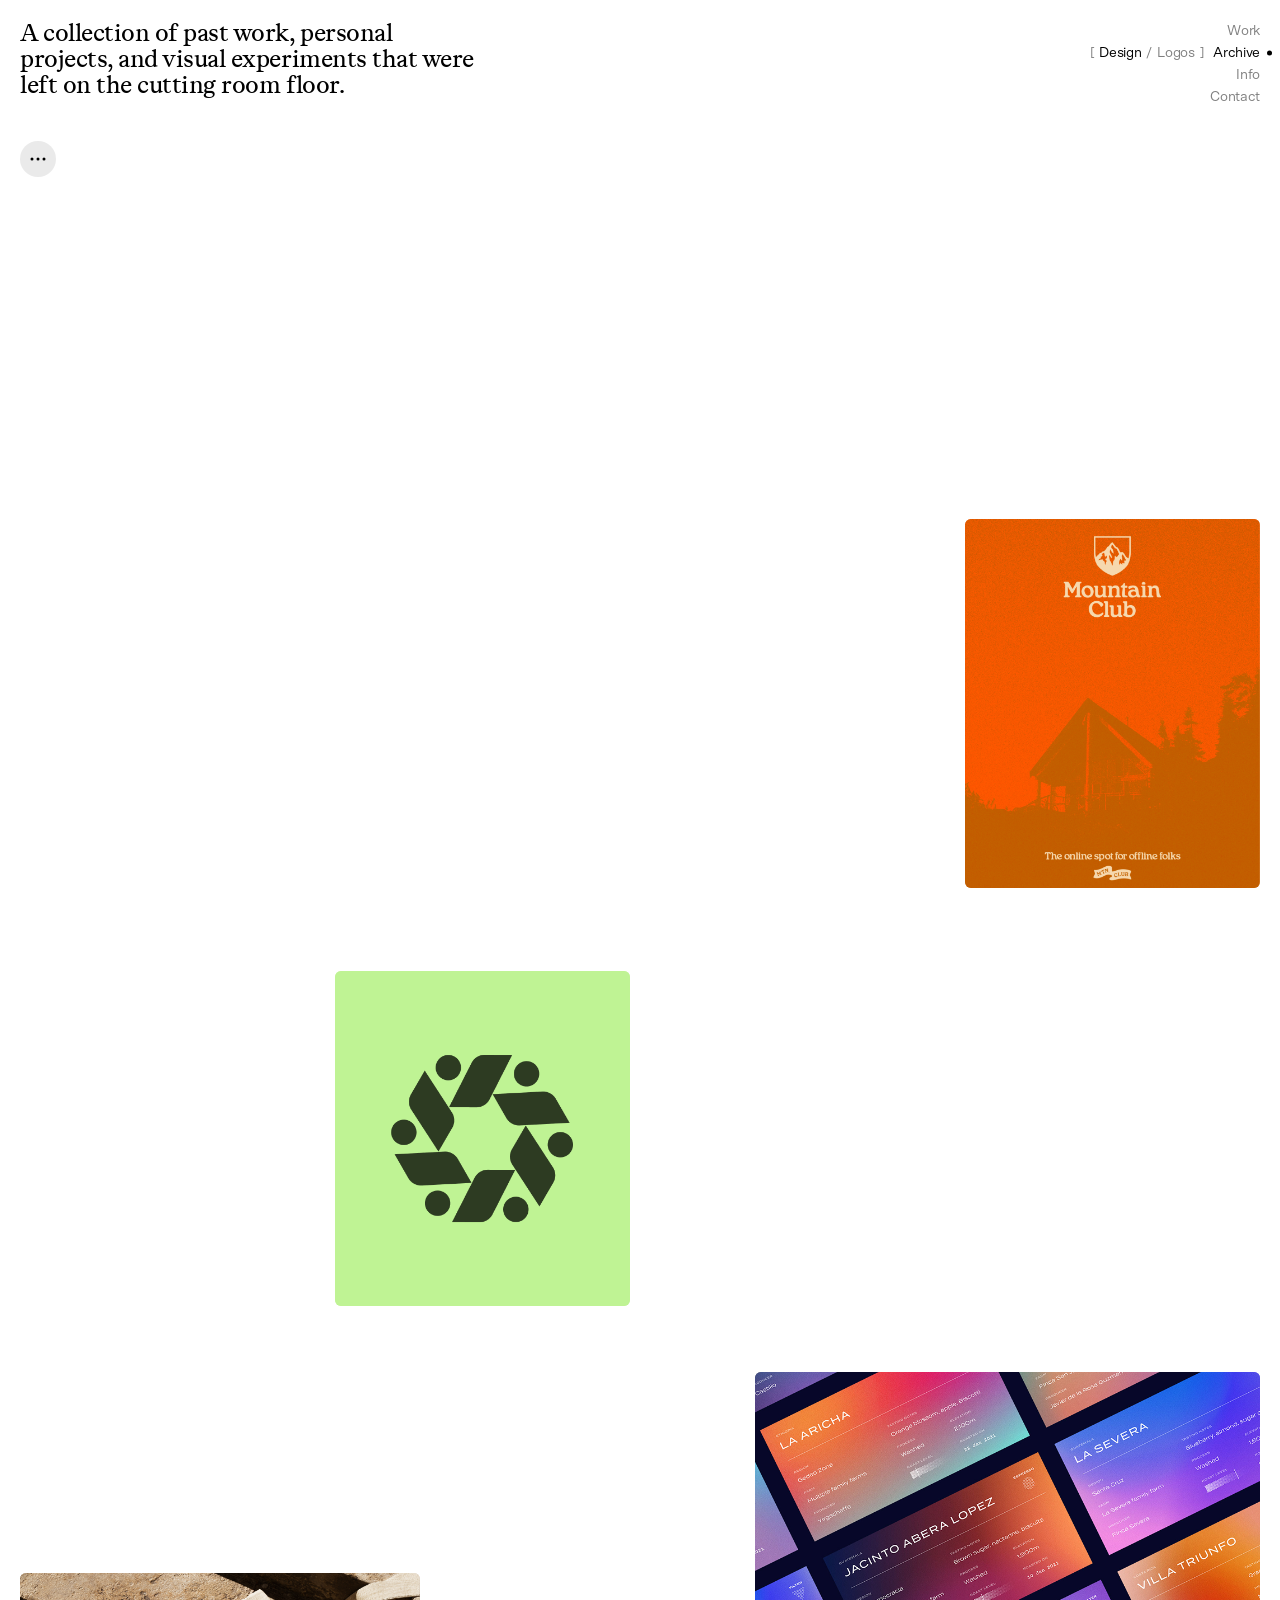
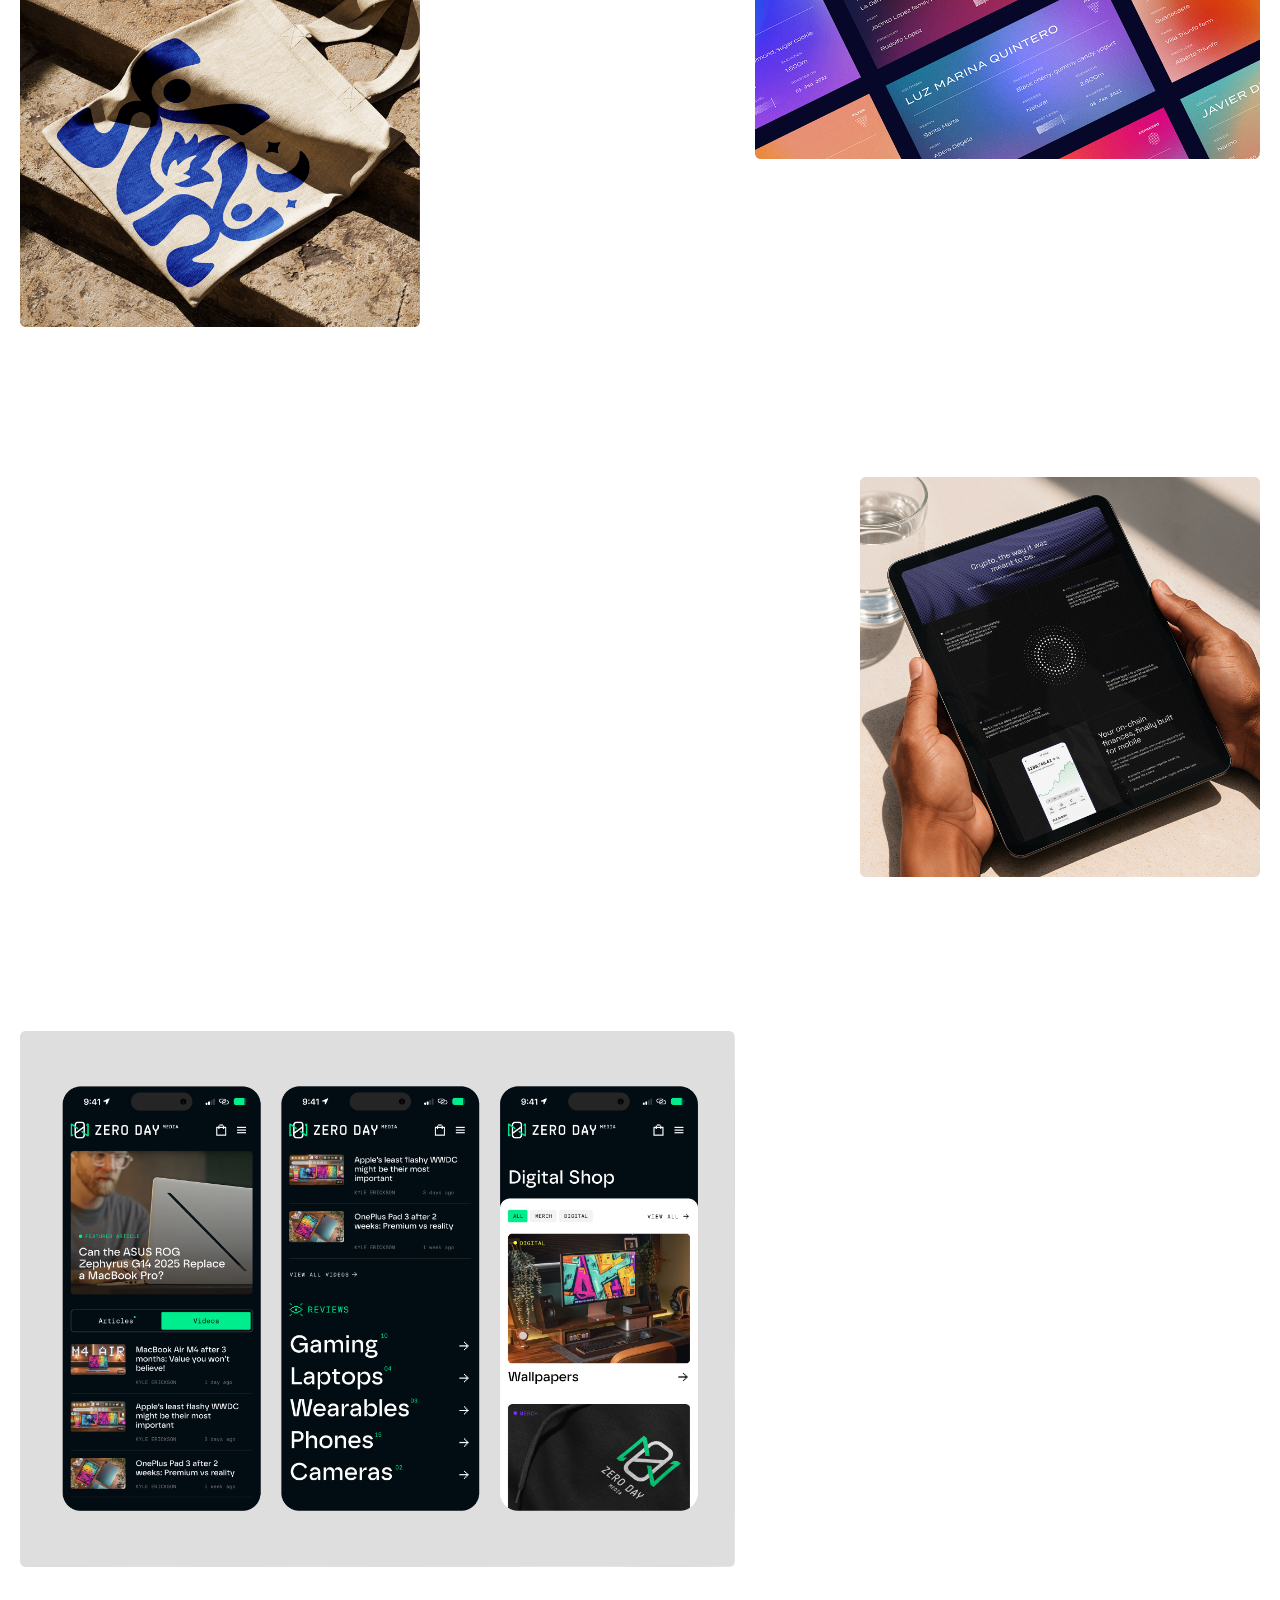
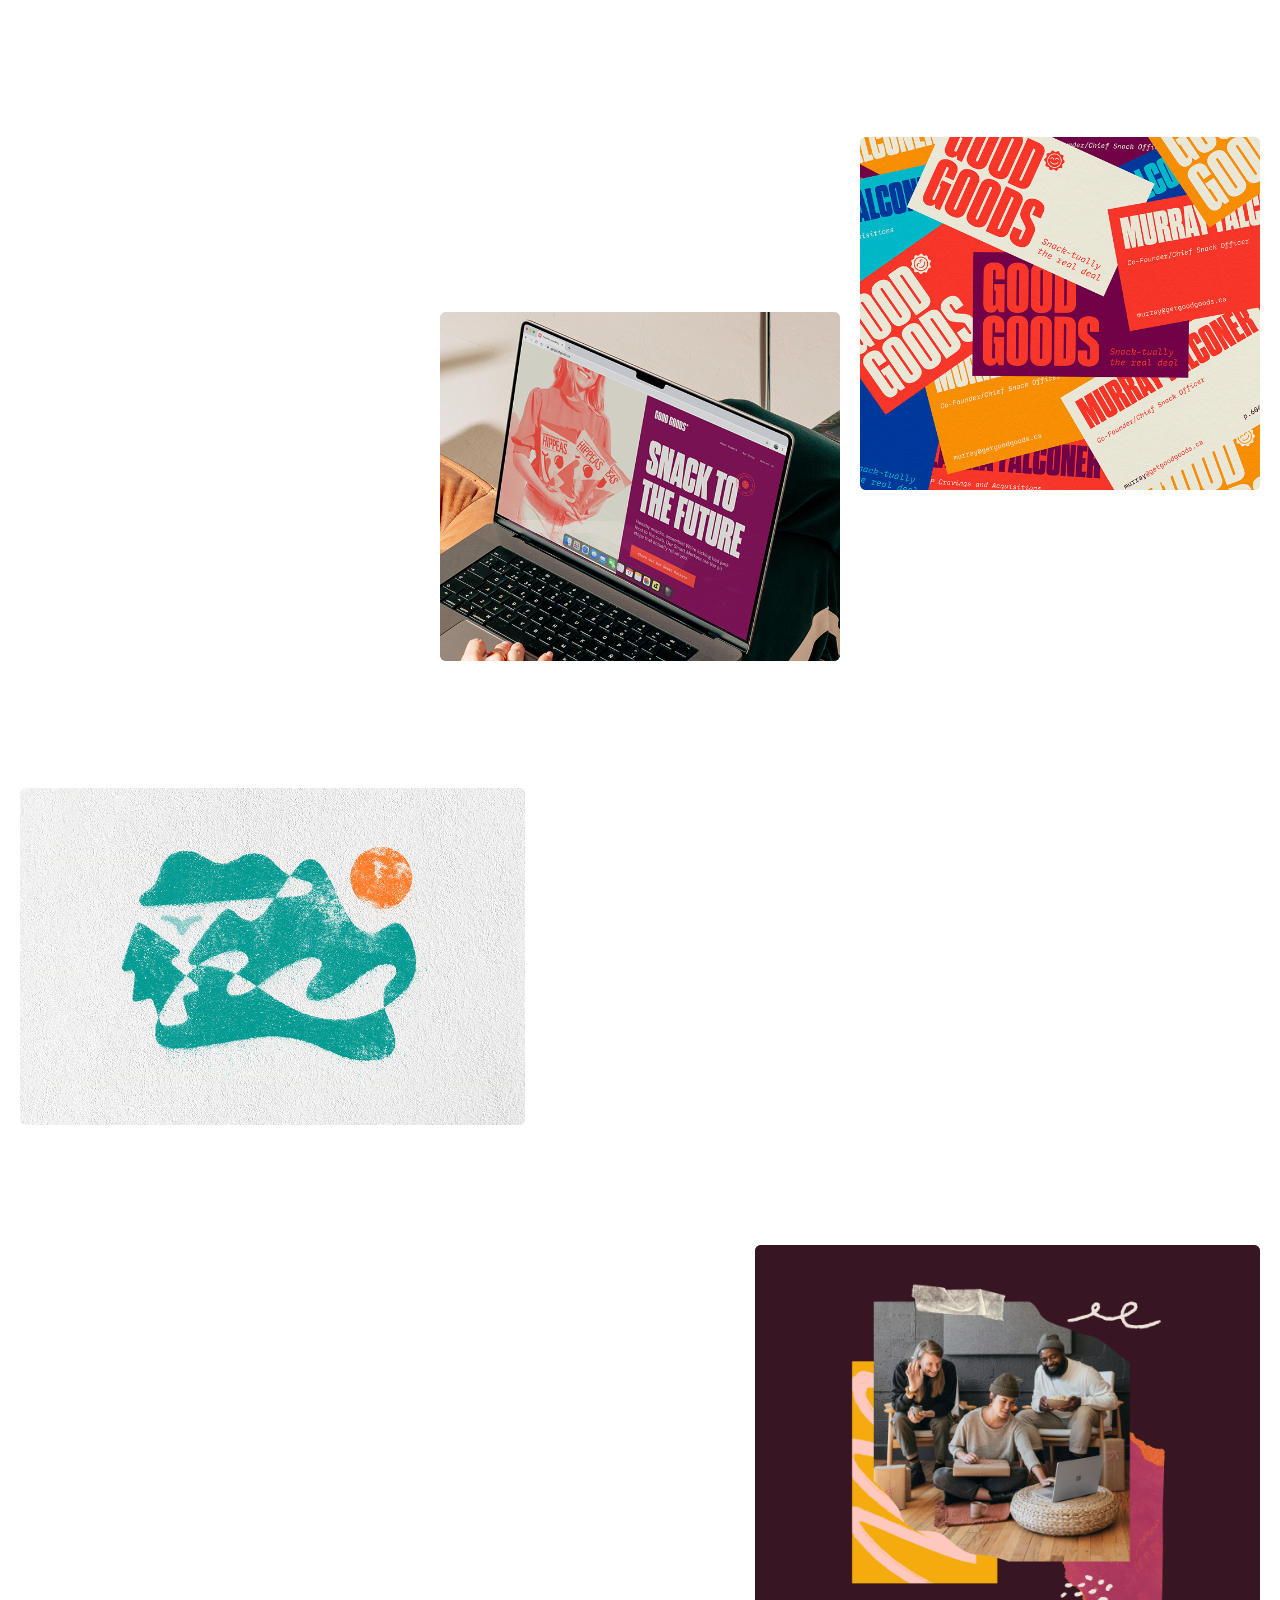
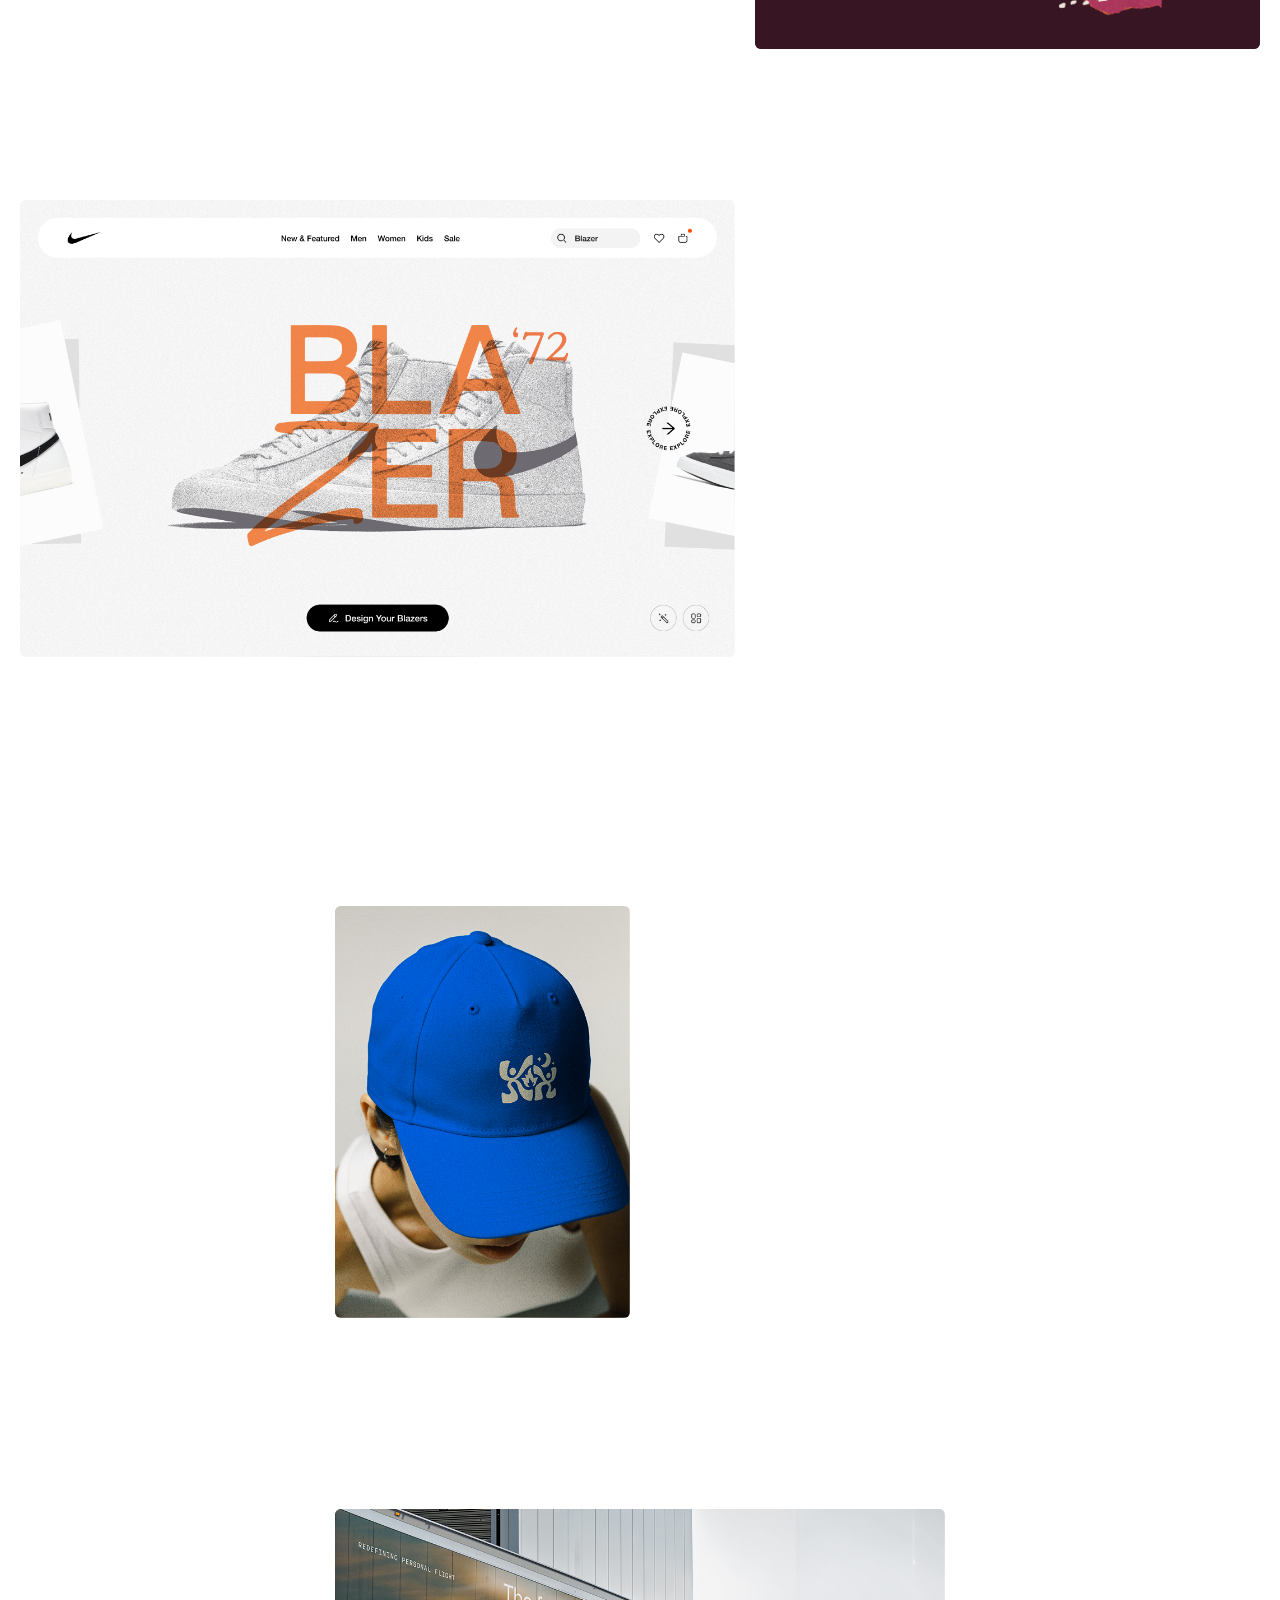
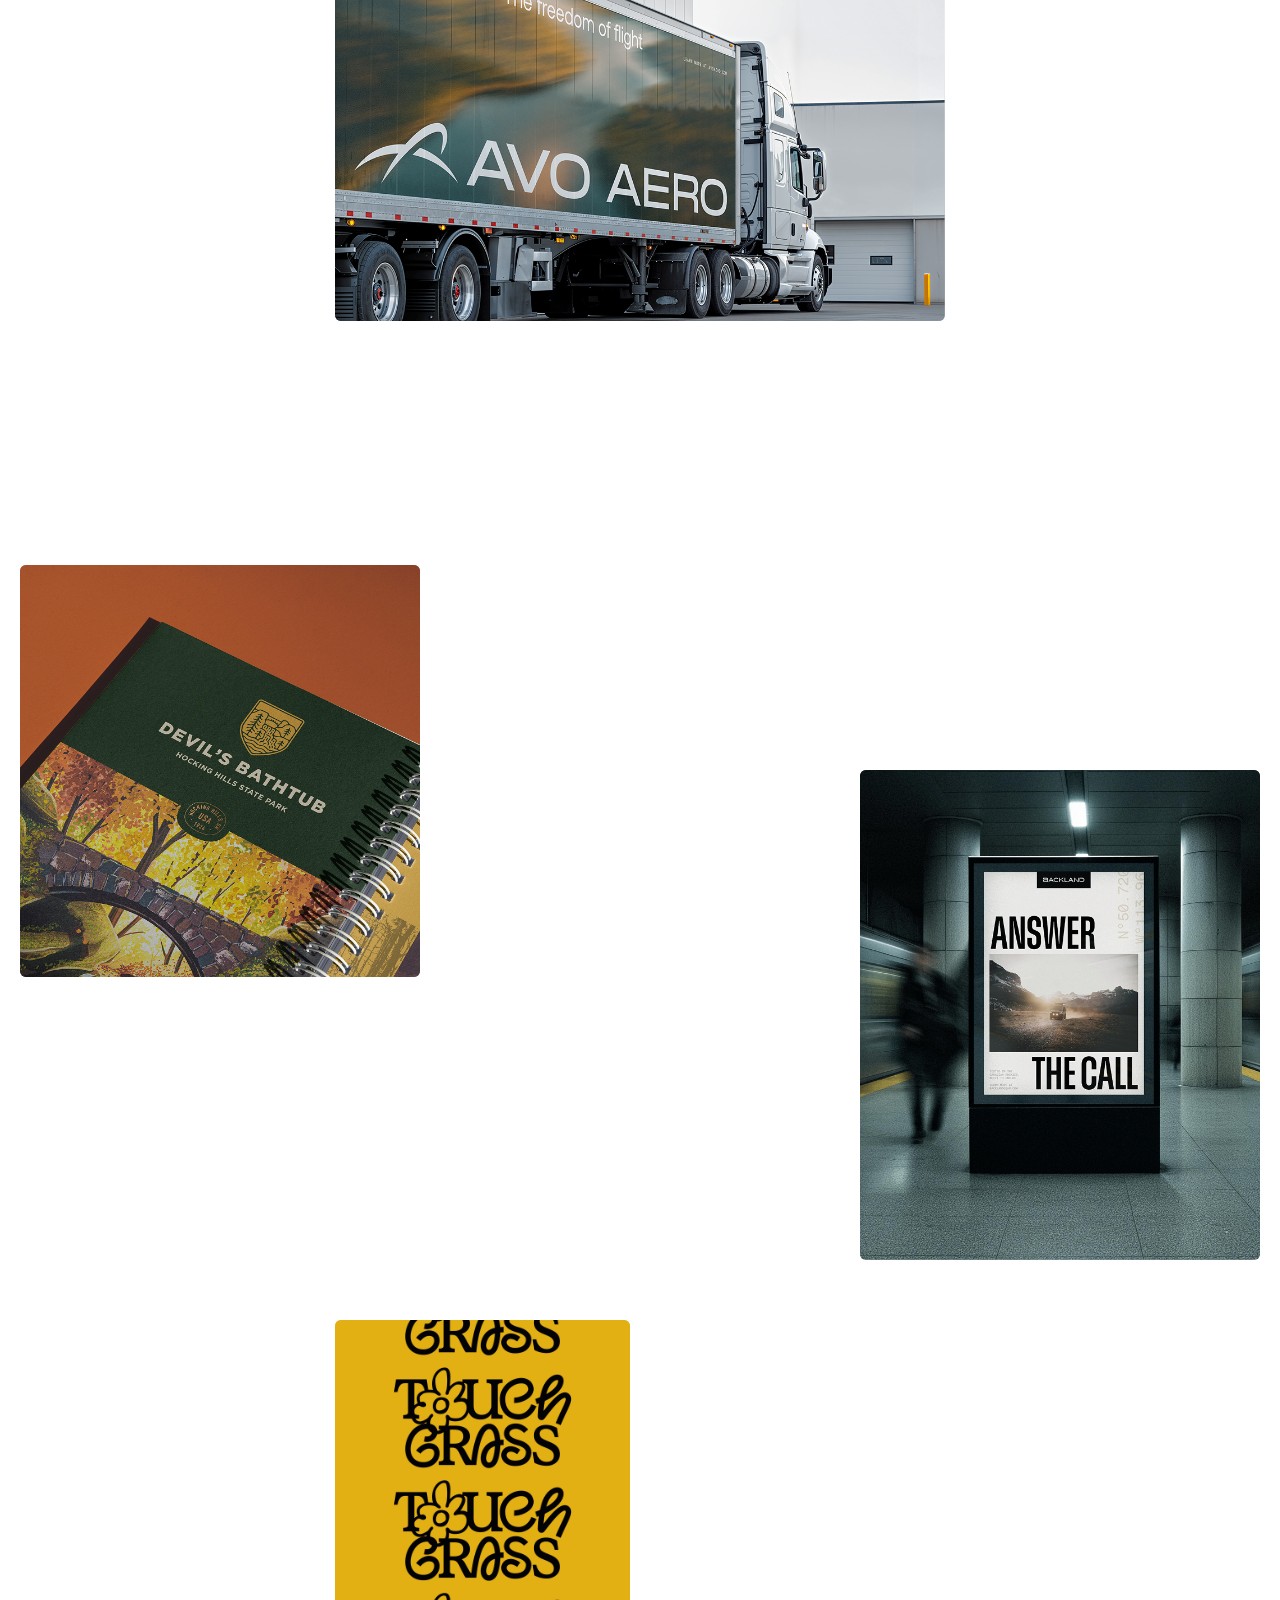
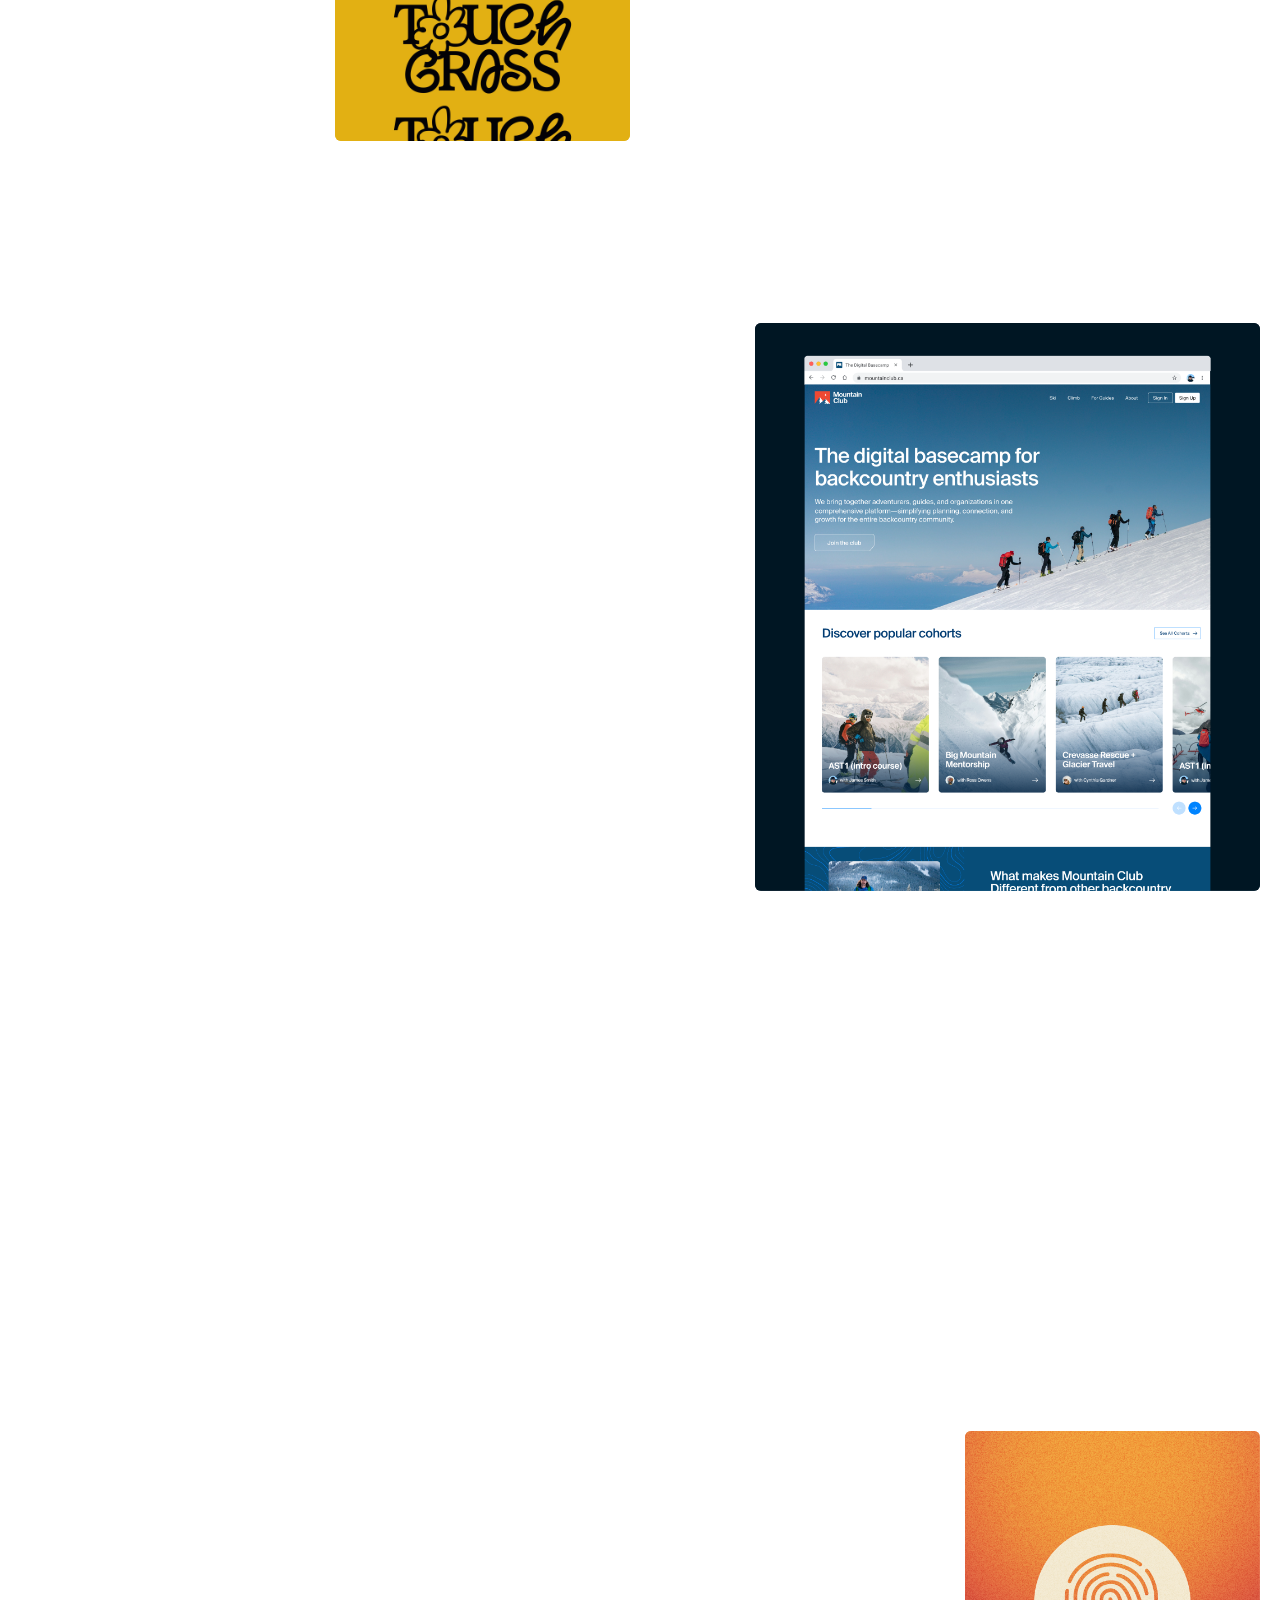
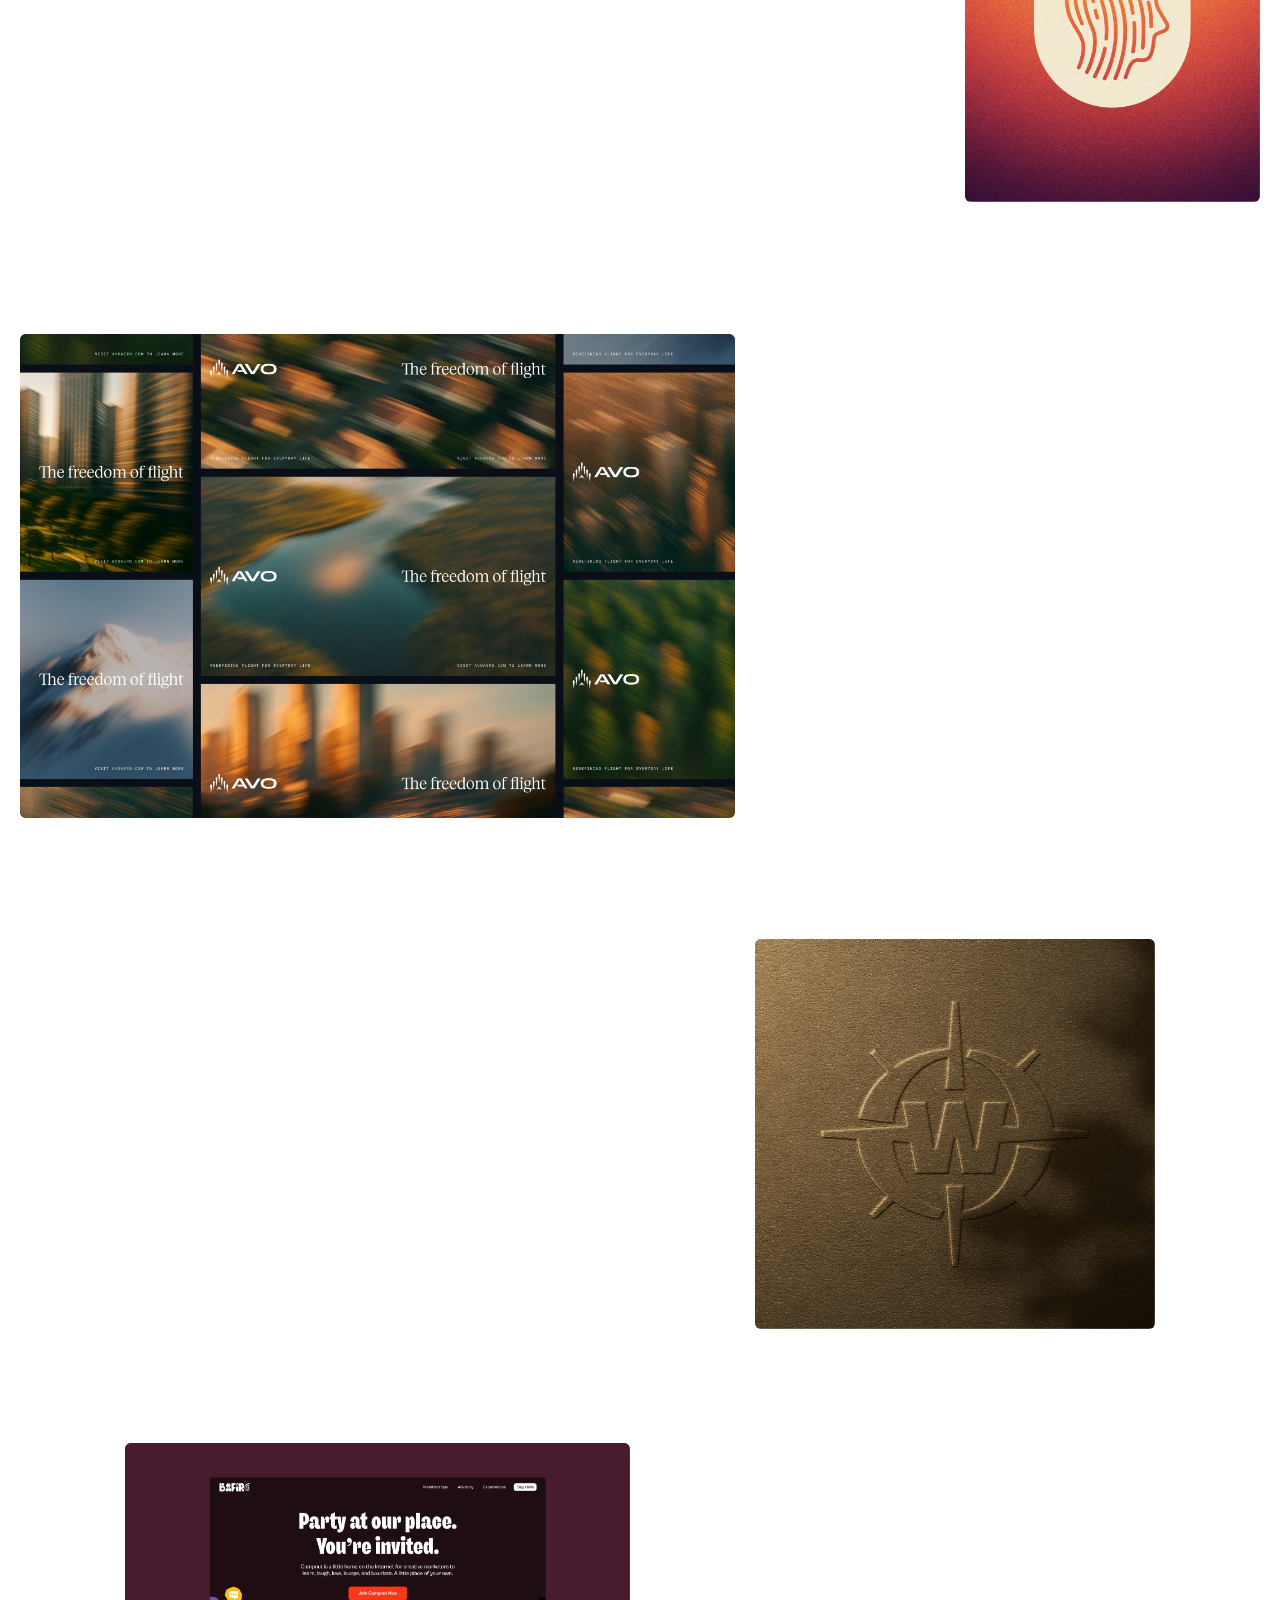
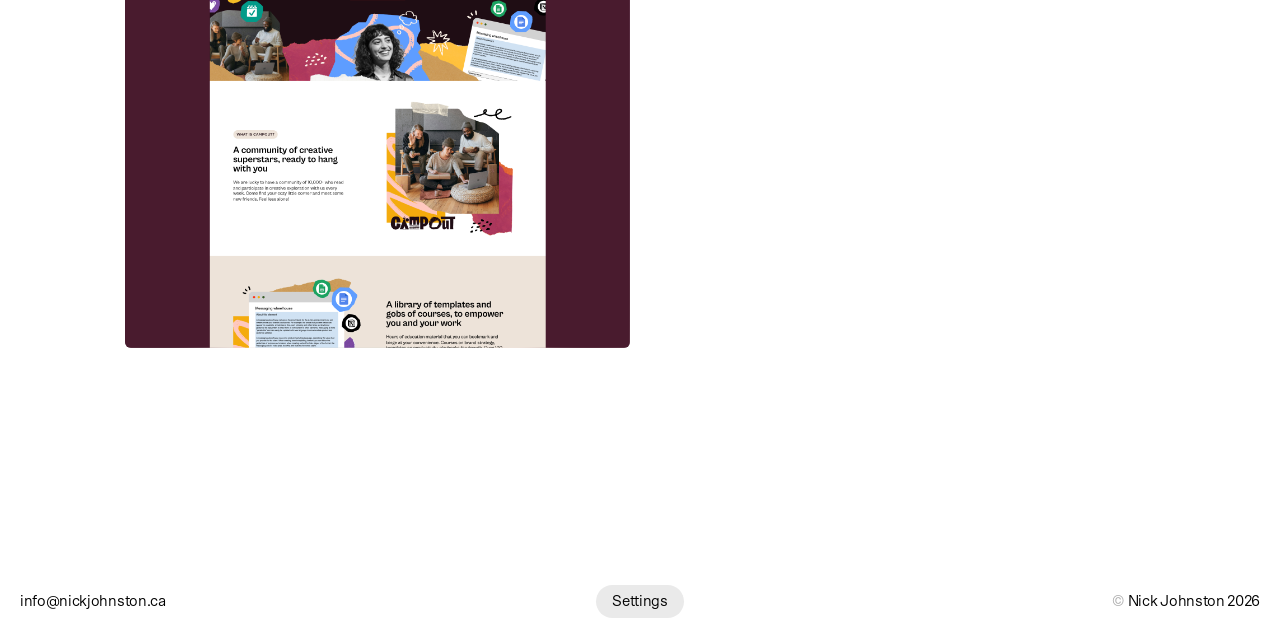
<file: archive.html>
<!DOCTYPE html>
<html lang="en">
<head>
  <meta charset="UTF-8">
  <meta name="viewport" content="width=device-width, initial-scale=1.0">
  <title>Archive - Nick Johnston</title>
  <link rel="icon" href="favicon.ico" sizes="any">
  <meta name="description" content="A collection of past work, personal projects, brand symbols, and logotypes from the archive of Nick Johnston.">
  <meta property="og:type" content="website">
  <meta property="og:site_name" content="Nick Johnston">
  <meta property="og:title" content="Archive - Nick Johnston">
  <meta property="og:description" content="A collection of past work, personal projects, brand symbols, and logotypes from the archive of Nick Johnston.">
  <meta property="og:url" content="https://nickjohnston.ca/archive.html">
  <meta property="og:image" content="https://nickjohnston.ca/images/og/nj-og.jpg">
  <meta property="og:image:width" content="1200">
  <meta property="og:image:height" content="630">
  <meta property="og:image:alt" content="Identities and Interfaces. Nick Johnston designs brands, apps, and websites.">
  <meta name="twitter:card" content="summary_large_image">
  <script>
    /* Apply the theme before first paint to avoid a flash. A saved choice
       from the settings menu wins; otherwise follow the system setting. */
    try {
      var savedTheme = localStorage.getItem('theme');
    } catch (e) {}
    if (savedTheme === 'light' || (savedTheme !== 'dark' &&
        window.matchMedia('(prefers-color-scheme: light)').matches)) {
      document.documentElement.setAttribute('data-theme', 'light');
    }
    /* Flag the intro reveal pre-paint so the text never flashes unsplit.
       Skipped for reduced motion: stagger delays would survive the global
       duration override and letters would pop in one by one. */
    if (!window.matchMedia('(prefers-reduced-motion: reduce)').matches) {
      document.documentElement.classList.add('anim-intro');
    }
    /* Archive layout (vertical | horizontal) also lands pre-paint: the
       two views are laid out completely differently (one scrolls, one is
       a locked single screen), so resolving it after first paint would
       flash. Vertical is the default; only a deviation is stored. */
    var savedLayout;
    try {
      savedLayout = localStorage.getItem('layout');
    } catch (e) {}
    document.documentElement.setAttribute(
      'data-layout', savedLayout === 'horizontal' ? 'horizontal' : 'vertical');
  </script>
  <link rel="stylesheet" href="css/styles.css">
</head>
<body data-page="archive">

  <header class="site-header grid-12">
    <p class="intro">A collection of past work, personal projects, and visual experiments that were left on the cutting room&nbsp;floor.</p>
    <!-- Layout switch (reference/archive-update/*-default | -click |
         -hover): the ellipsis circle reveals two pills that swap the
         Design archive between the vertical editorial scroll and the
         horizontal carousel. Design view only; hidden under Logos. -->
    <div class="view-switch layout-switch">
      <button class="vs-toggle" type="button" aria-expanded="false" aria-controls="view-switch-opts" aria-label="Layout options">
        <svg width="16" height="4" viewBox="0 0 16 4" fill="currentColor" aria-hidden="true" xmlns="http://www.w3.org/2000/svg"><circle cx="2" cy="2" r="1.5"/><circle cx="8" cy="2" r="1.5"/><circle cx="14" cy="2" r="1.5"/></svg>
      </button>
      <div class="vs-opts" id="view-switch-opts" role="group" aria-label="Archive layout">
        <button class="vs-pill" type="button" data-layout="vertical" aria-pressed="true">
          <svg class="vs-check" width="16" height="16" viewBox="0 0 16 16" fill="none" aria-hidden="true" xmlns="http://www.w3.org/2000/svg"><path d="M2.5 8.5 6 12l7.5-8" stroke="currentColor" stroke-width="1.3" stroke-linecap="round" stroke-linejoin="round"/></svg>
          <span class="roll"><span>Vertical</span><span aria-hidden="true">Vertical</span></span>
        </button>
        <button class="vs-pill" type="button" data-layout="horizontal" aria-pressed="false">
          <svg class="vs-check" width="16" height="16" viewBox="0 0 16 16" fill="none" aria-hidden="true" xmlns="http://www.w3.org/2000/svg"><path d="M2.5 8.5 6 12l7.5-8" stroke="currentColor" stroke-width="1.3" stroke-linecap="round" stroke-linejoin="round"/></svg>
          <span class="roll"><span>Horizontal</span><span aria-hidden="true">Horizontal</span></span>
        </button>
      </div>
    </div>
    <!-- The same control for the Logos grid, phones only: it sits in
         the layout switch's slot, which is empty under Logos, so the
         ellipsis holds its position across the two views. -->
    <div class="view-switch cols-switch">
      <button class="vs-toggle" type="button" aria-expanded="false" aria-controls="cols-switch-opts" aria-label="Column options">
        <svg width="16" height="4" viewBox="0 0 16 4" fill="currentColor" aria-hidden="true" xmlns="http://www.w3.org/2000/svg"><circle cx="2" cy="2" r="1.5"/><circle cx="8" cy="2" r="1.5"/><circle cx="14" cy="2" r="1.5"/></svg>
      </button>
      <div class="vs-opts" id="cols-switch-opts" role="group" aria-label="Logo grid columns">
        <button class="vs-pill" type="button" data-cols="one" aria-pressed="false">
          <svg class="vs-check" width="16" height="16" viewBox="0 0 16 16" fill="none" aria-hidden="true" xmlns="http://www.w3.org/2000/svg"><path d="M2.5 8.5 6 12l7.5-8" stroke="currentColor" stroke-width="1.3" stroke-linecap="round" stroke-linejoin="round"/></svg>
          <span class="roll"><span>Single Column</span><span aria-hidden="true">Single Column</span></span>
        </button>
        <button class="vs-pill" type="button" data-cols="two" aria-pressed="true">
          <svg class="vs-check" width="16" height="16" viewBox="0 0 16 16" fill="none" aria-hidden="true" xmlns="http://www.w3.org/2000/svg"><path d="M2.5 8.5 6 12l7.5-8" stroke="currentColor" stroke-width="1.3" stroke-linecap="round" stroke-linejoin="round"/></svg>
          <span class="roll"><span>Two Column</span><span aria-hidden="true">Two Column</span></span>
        </button>
      </div>
    </div>
    <nav class="site-nav" aria-label="Main">
      <ul>
        <li><a href="index.html"><span class="roll"><span>Work</span><span aria-hidden="true">Work</span></span></a></li>
        <li class="nav-archive is-current">
          <a href="archive.html" aria-current="page"><span class="roll"><span>Archive</span><span aria-hidden="true">Archive</span></span></a>
          <span class="nav-sub">
            <span aria-hidden="true">[</span>
            <a href="archive.html" data-view="design" class="is-active"><span class="roll"><span>Design</span><span aria-hidden="true">Design</span></span></a>
            <span aria-hidden="true">/</span>
            <a href="archive.html?view=logos" data-view="logos"><span class="roll"><span>Logos</span><span aria-hidden="true">Logos</span></span></a>
            <span aria-hidden="true">]</span>
          </span>
        </li>
        <li><a href="info.html"><span class="roll"><span>Info</span><span aria-hidden="true">Info</span></span></a></li>
        <li><a href="contact.html"><span class="roll"><span>Contact</span><span aria-hidden="true">Contact</span></span></a></li>
      </ul>
    </nav>
  </header>

  <main class="archive-main">
    <section class="arc" aria-label="Design archive">
      <div class="arc-band" tabindex="0" data-base="images/archive/design/" aria-label="Design archive carousel, 26 items. Use the left and right arrow keys, drag, or click either side of the centre image to browse.">
        <!-- .arc-item elements are built by main.js from DESIGN_BANDS -->
      </div>
      <p class="arc-counter" aria-live="polite"><span class="arc-current">01</span><span class="arc-total">/26</span></p>
    </section>
    <!-- Vertical view: the same 22 images on the 12-column grid, placed
         per reference/archive-update/archive-design-new-vertical-default.png.
         Built by main.js from the same DESIGN_BANDS table as the band above. -->
    <section class="varc" aria-label="Design archive"></section>
    <section class="logo-grid grid-12" aria-label="Logo archive">
      <div class="logo-card"><img src="images/archive/logos/01-avo.svg" alt="Avo logo" draggable="false"></div>
      <div class="logo-card"><img src="images/archive/logos/02-www.svg" alt="WWW logo" draggable="false"></div>
      <div class="logo-card"><img src="images/archive/logos/03-hh.svg" alt="HH logo" draggable="false"></div>
      <div class="logo-card"><img src="images/archive/logos/04-cf.svg" alt="CF logo" draggable="false"></div>
      <div class="logo-card"><img src="images/archive/logos/05-gdc.svg" alt="GDC logo" draggable="false"></div>
      <div class="logo-card"><img src="images/archive/logos/06-zeroday.svg" alt="Zeroday logo" draggable="false"></div>
      <div class="logo-card"><img src="images/archive/logos/07-detour.svg" alt="Detour logo" draggable="false"></div>
      <div class="logo-card"><img src="images/archive/logos/08-wilfred.svg" alt="Wilfred logo" draggable="false"></div>
      <div class="logo-card"><img src="images/archive/logos/09-finhaven.svg" alt="Finhaven logo" draggable="false"></div>
      <div class="logo-card"><img src="images/archive/logos/10-replayz.svg" alt="Replayz logo" draggable="false"></div>
      <div class="logo-card"><img src="images/archive/logos/11-narrate.svg" alt="Narrate logo" draggable="false"></div>
      <div class="logo-card"><img src="images/archive/logos/12-lighthouse.svg" alt="Lighthouse logo" draggable="false"></div>
      <div class="logo-card"><img src="images/archive/logos/13-np.svg" alt="NP logo" draggable="false"></div>
      <div class="logo-card"><img src="images/archive/logos/14-boo.svg" alt="Boo logo" draggable="false"></div>
      <div class="logo-card"><img src="images/archive/logos/15-input.svg" alt="Input logo" draggable="false"></div>
      <div class="logo-card"><img src="images/archive/logos/16-backland.svg" alt="Backland logo" draggable="false"></div>
      <div class="logo-card"><img src="images/archive/logos/17-diver.svg" alt="Diver logo" draggable="false"></div>
      <div class="logo-card"><img src="images/archive/logos/18-atom.svg" alt="Atom logo" draggable="false"></div>
      <div class="logo-card"><img src="images/archive/logos/19-cf.02.svg" alt="CF alternate logo" draggable="false"></div>
      <div class="logo-card"><img src="images/archive/logos/20-rise.svg" alt="Rise logo" draggable="false"></div>
      <div class="logo-card"><img src="images/archive/logos/21-lantern.svg" alt="Lantern logo" draggable="false"></div>
      <div class="logo-card"><img src="images/archive/logos/22-team-work.svg" alt="Team Work logo" draggable="false"></div>
      <div class="logo-card"><img src="images/archive/logos/23-aqa.svg" alt="AQA logo" draggable="false"></div>
      <div class="logo-card"><img src="images/archive/logos/24-surf.svg" alt="Surf logo" draggable="false"></div>
      <div class="logo-card"><img src="images/archive/logos/25-shield.svg" alt="Shield logo" draggable="false"></div>
      <div class="logo-card"><img src="images/archive/logos/26-campfire.svg" alt="Campfire logo" draggable="false"></div>
      <div class="logo-card"><img src="images/archive/logos/27-spin.svg" alt="Spin logo" draggable="false"></div>
      <div class="logo-card"><img src="images/archive/logos/28-shake.svg" alt="Shake logo" draggable="false"></div>
      <div class="logo-card"><img src="images/archive/logos/29-eloo.svg" alt="Eloo logo" draggable="false"></div>
      <div class="logo-card"><img src="images/archive/logos/30-grow.svg" alt="Grow logo" draggable="false"></div>
      <div class="logo-card"><img src="images/archive/logos/31-virro-wordmark.svg" alt="Virro wordmark" draggable="false"></div>
      <div class="logo-card"><img src="images/archive/logos/32-virro-symbol.svg" alt="Virro symbol" draggable="false"></div>
    </section>
  </main>

  <footer class="site-footer">
    <div class="footer-email-cell">
      <a class="footer-email" href="mailto:info@nickjohnston.ca"><span class="roll"><span>info@nickjohnston.ca</span><span aria-hidden="true">info@nickjohnston.ca</span></span></a>
      <span class="footer-copied-pill" aria-hidden="true"><svg width="11" height="9" viewBox="0 0 13 10" fill="none" xmlns="http://www.w3.org/2000/svg"><path d="M1 5.4 4.6 9 12 1" stroke="currentColor" stroke-width="1.6" stroke-linecap="round" stroke-linejoin="round"/></svg>Copied to clipboard</span>
      <span class="sr-only" role="status" aria-live="polite"></span>
    </div>
    <div class="footer-settings">
      <div class="settings-menu" id="settings-menu" role="group" aria-label="Site settings">
        <div class="settings-col">
          <p class="settings-title">Theme</p>
          <label class="settings-toggle">
            <input type="checkbox" role="switch" name="theme" aria-label="Dark mode" checked>
            <span class="settings-track" aria-hidden="true">
              <span class="settings-knob">
                <svg class="tg-icon-off" width="15" height="15" viewBox="0 0 15 15" fill="none" xmlns="http://www.w3.org/2000/svg"><path d="M7.5 0.625V1.875M7.5 13.125V14.375M2.6375 2.6375L3.525 3.525M11.475 11.475L12.3625 12.3625M0.625 7.5H1.875M13.125 7.5H14.375M2.6375 12.3625L3.525 11.475M11.475 3.525L12.3625 2.6375M10.625 7.5C10.625 9.22589 9.22589 10.625 7.5 10.625C5.77411 10.625 4.375 9.22589 4.375 7.5C4.375 5.77411 5.77411 4.375 7.5 4.375C9.22589 4.375 10.625 5.77411 10.625 7.5Z" stroke="currentColor" stroke-linecap="round" stroke-linejoin="round"/></svg>
                <svg class="tg-icon-on" width="15" height="15" viewBox="0 0 15 15" fill="none" xmlns="http://www.w3.org/2000/svg"><path d="M13.1251 7.99375C13.0267 9.05763 12.6275 10.0715 11.974 10.9167C11.3205 11.762 10.4397 12.4036 9.43488 12.7666C8.43001 13.1296 7.34255 13.1988 6.29975 12.9663C5.25695 12.7338 4.30193 12.2091 3.54645 11.4536C2.79097 10.6981 2.26627 9.74311 2.03375 8.70031C1.80123 7.65751 1.87051 6.57005 2.23347 5.56519C2.59644 4.56032 3.23808 3.6796 4.08332 3.0261C4.92856 2.37259 5.94243 1.97332 7.00631 1.875C6.38344 2.71767 6.08372 3.75591 6.16164 4.80088C6.23957 5.84586 6.68997 6.82816 7.43094 7.56912C8.1719 8.31009 9.1542 8.76049 10.1992 8.83842C11.2442 8.91634 12.2824 8.61662 13.1251 7.99375Z" stroke="currentColor" stroke-linecap="round" stroke-linejoin="round"/></svg>
              </span>
            </span>
          </label>
        </div>
        <div class="settings-col">
          <p class="settings-title">Sound</p>
          <label class="settings-toggle">
            <input type="checkbox" role="switch" name="sound" aria-label="Sound" checked>
            <span class="settings-track" aria-hidden="true">
              <span class="settings-knob">
                <svg class="tg-icon-off" width="16" height="16" viewBox="0 0 16 16" fill="none" xmlns="http://www.w3.org/2000/svg"><path d="M12.0003 4L4 12.0003M12.0003 12.0003L4 4" stroke="currentColor" stroke-linecap="round" stroke-linejoin="round"/></svg>
                <svg class="tg-icon-on" width="14" height="15" viewBox="0 0 14 15" fill="none" xmlns="http://www.w3.org/2000/svg"><path d="M11.6668 3.75L5.25016 10.625L2.3335 7.5" stroke="currentColor" stroke-linecap="round" stroke-linejoin="round"/></svg>
              </span>
            </span>
          </label>
        </div>
      </div>
      <button class="settings-btn" type="button" aria-haspopup="true" aria-expanded="false" aria-controls="settings-menu">
        <span class="roll"><span>Settings</span><span aria-hidden="true">Settings</span></span>
      </button>
    </div>
    <p class="footer-copy"><span class="mark">©</span>Nick Johnston 2026</p>
  </footer>

  <script src="js/main.js"></script>
  <script type="module" src="js/sounds.js"></script>
</body>
</html>
</file>
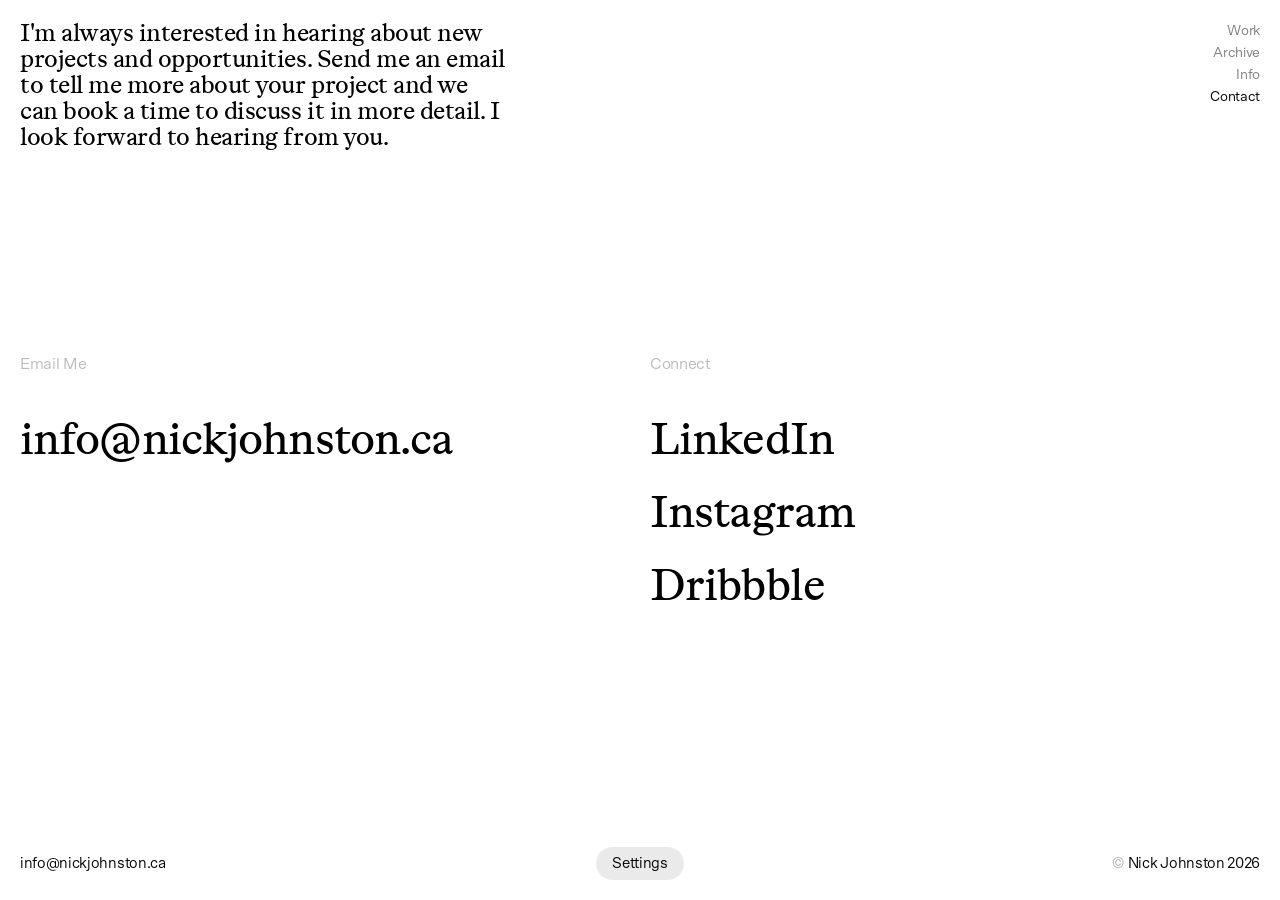
<file: contact.html>
<!DOCTYPE html>
<html lang="en">
<head>
  <meta charset="UTF-8">
  <meta name="viewport" content="width=device-width, initial-scale=1.0">
  <title>Contact - Nick Johnston</title>
  <link rel="icon" href="favicon.ico" sizes="any">
  <meta name="description" content="Get in touch with Nick Johnston, brand and interface designer. Email info@nickjohnston.ca or connect on LinkedIn, Instagram, and Dribbble.">
  <meta property="og:type" content="website">
  <meta property="og:site_name" content="Nick Johnston">
  <meta property="og:title" content="Contact - Nick Johnston">
  <meta property="og:description" content="Get in touch with Nick Johnston, brand and interface designer. Email info@nickjohnston.ca or connect on LinkedIn, Instagram, and Dribbble.">
  <meta property="og:url" content="https://nickjohnston.ca/contact.html">
  <meta property="og:image" content="https://nickjohnston.ca/images/og/nj-og.jpg">
  <meta property="og:image:width" content="1200">
  <meta property="og:image:height" content="630">
  <meta property="og:image:alt" content="Identities and Interfaces. Nick Johnston designs brands, apps, and websites.">
  <meta name="twitter:card" content="summary_large_image">
  <script>
    /* Apply the theme before first paint to avoid a flash. A saved choice
       from the settings menu wins; otherwise follow the system setting. */
    try {
      var savedTheme = localStorage.getItem('theme');
    } catch (e) {}
    if (savedTheme === 'light' || (savedTheme !== 'dark' &&
        window.matchMedia('(prefers-color-scheme: light)').matches)) {
      document.documentElement.setAttribute('data-theme', 'light');
    }
    /* Flag the intro reveal pre-paint so the text never flashes unsplit.
       Skipped for reduced motion: stagger delays would survive the global
       duration override and letters would pop in one by one. */
    if (!window.matchMedia('(prefers-reduced-motion: reduce)').matches) {
      document.documentElement.classList.add('anim-intro');
    }
  </script>
  <link rel="stylesheet" href="css/styles.css">
</head>
<body data-page="contact">

  <header class="site-header grid-12">
    <p class="intro">I'm always interested in hearing about new projects and opportunities. Send me an email to tell me more about your project and we can book a time to discuss it in more detail. I look forward to hearing from&nbsp;you.</p>
    <nav class="site-nav" aria-label="Main">
      <ul>
        <li><a href="index.html"><span class="roll"><span>Work</span><span aria-hidden="true">Work</span></span></a></li>
        <li class="nav-archive">
          <a href="archive.html"><span class="roll"><span>Archive</span><span aria-hidden="true">Archive</span></span></a>
          <span class="nav-sub">
            <span aria-hidden="true">[</span>
            <a href="archive.html" data-view="design"><span class="roll"><span>Design</span><span aria-hidden="true">Design</span></span></a>
            <span aria-hidden="true">/</span>
            <a href="archive.html?view=logos" data-view="logos"><span class="roll"><span>Logos</span><span aria-hidden="true">Logos</span></span></a>
            <span aria-hidden="true">]</span>
          </span>
        </li>
        <li><a href="info.html"><span class="roll"><span>Info</span><span aria-hidden="true">Info</span></span></a></li>
        <li><a href="contact.html" aria-current="page"><span class="roll"><span>Contact</span><span aria-hidden="true">Contact</span></span></a></li>
      </ul>
    </nav>
  </header>

  <main class="contact-main grid-12" aria-label="Contact">
    <section class="contact-col contact-email-col">
      <h2 class="contact-label">Email Me</h2>
      <div class="email-row">
        <a class="contact-link contact-email-link" href="mailto:info@nickjohnston.ca"><span class="roll"><span>info@nickjohnston.ca</span><span aria-hidden="true">info@nickjohnston.ca</span></span></a>
        <button class="copy-email-btn" type="button"><svg class="copy-check" width="13" height="10" viewBox="0 0 13 10" fill="none" xmlns="http://www.w3.org/2000/svg" aria-hidden="true"><path d="M1 5.4 4.6 9 12 1" stroke="currentColor" stroke-width="1.6" stroke-linecap="round" stroke-linejoin="round"/></svg><span class="roll"><span>Copy Email</span><span aria-hidden="true">Copy Email</span></span></button>
        <span class="sr-only" role="status" aria-live="polite"></span>
      </div>
    </section>
    <section class="contact-col contact-connect-col">
      <h2 class="contact-label">Connect</h2>
      <ul class="connect-list">
        <li><a class="contact-link" href="https://www.linkedin.com/in/nick-johnston-84132544/" target="_blank" rel="noopener"><span class="roll"><span>LinkedIn</span><span aria-hidden="true">LinkedIn</span></span> <svg width="24" height="24" viewBox="0 0 24 24" fill="none" xmlns="http://www.w3.org/2000/svg" aria-hidden="true"><path d="M3 21 21 3M6.5 3H21v14.5" stroke="currentColor" stroke-width="2" stroke-linecap="round" stroke-linejoin="round"/></svg></a></li>
        <li><a class="contact-link" href="https://www.instagram.com/nick.johnston/" target="_blank" rel="noopener"><span class="roll"><span>Instagram</span><span aria-hidden="true">Instagram</span></span> <svg width="24" height="24" viewBox="0 0 24 24" fill="none" xmlns="http://www.w3.org/2000/svg" aria-hidden="true"><path d="M3 21 21 3M6.5 3H21v14.5" stroke="currentColor" stroke-width="2" stroke-linecap="round" stroke-linejoin="round"/></svg></a></li>
        <li><a class="contact-link" href="https://dribbble.com/NickJohnston" target="_blank" rel="noopener"><span class="roll"><span>Dribbble</span><span aria-hidden="true">Dribbble</span></span> <svg width="24" height="24" viewBox="0 0 24 24" fill="none" xmlns="http://www.w3.org/2000/svg" aria-hidden="true"><path d="M3 21 21 3M6.5 3H21v14.5" stroke="currentColor" stroke-width="2" stroke-linecap="round" stroke-linejoin="round"/></svg></a></li>
      </ul>
    </section>
  </main>

  <footer class="site-footer">
    <div class="footer-email-cell">
      <a class="footer-email" href="mailto:info@nickjohnston.ca"><span class="roll"><span>info@nickjohnston.ca</span><span aria-hidden="true">info@nickjohnston.ca</span></span></a>
      <span class="footer-copied-pill" aria-hidden="true"><svg width="11" height="9" viewBox="0 0 13 10" fill="none" xmlns="http://www.w3.org/2000/svg"><path d="M1 5.4 4.6 9 12 1" stroke="currentColor" stroke-width="1.6" stroke-linecap="round" stroke-linejoin="round"/></svg>Copied to clipboard</span>
      <span class="sr-only" role="status" aria-live="polite"></span>
    </div>
    <div class="footer-settings">
      <div class="settings-menu" id="settings-menu" role="group" aria-label="Site settings">
        <div class="settings-col">
          <p class="settings-title">Theme</p>
          <label class="settings-toggle">
            <input type="checkbox" role="switch" name="theme" aria-label="Dark mode" checked>
            <span class="settings-track" aria-hidden="true">
              <span class="settings-knob">
                <svg class="tg-icon-off" width="15" height="15" viewBox="0 0 15 15" fill="none" xmlns="http://www.w3.org/2000/svg"><path d="M7.5 0.625V1.875M7.5 13.125V14.375M2.6375 2.6375L3.525 3.525M11.475 11.475L12.3625 12.3625M0.625 7.5H1.875M13.125 7.5H14.375M2.6375 12.3625L3.525 11.475M11.475 3.525L12.3625 2.6375M10.625 7.5C10.625 9.22589 9.22589 10.625 7.5 10.625C5.77411 10.625 4.375 9.22589 4.375 7.5C4.375 5.77411 5.77411 4.375 7.5 4.375C9.22589 4.375 10.625 5.77411 10.625 7.5Z" stroke="currentColor" stroke-linecap="round" stroke-linejoin="round"/></svg>
                <svg class="tg-icon-on" width="15" height="15" viewBox="0 0 15 15" fill="none" xmlns="http://www.w3.org/2000/svg"><path d="M13.1251 7.99375C13.0267 9.05763 12.6275 10.0715 11.974 10.9167C11.3205 11.762 10.4397 12.4036 9.43488 12.7666C8.43001 13.1296 7.34255 13.1988 6.29975 12.9663C5.25695 12.7338 4.30193 12.2091 3.54645 11.4536C2.79097 10.6981 2.26627 9.74311 2.03375 8.70031C1.80123 7.65751 1.87051 6.57005 2.23347 5.56519C2.59644 4.56032 3.23808 3.6796 4.08332 3.0261C4.92856 2.37259 5.94243 1.97332 7.00631 1.875C6.38344 2.71767 6.08372 3.75591 6.16164 4.80088C6.23957 5.84586 6.68997 6.82816 7.43094 7.56912C8.1719 8.31009 9.1542 8.76049 10.1992 8.83842C11.2442 8.91634 12.2824 8.61662 13.1251 7.99375Z" stroke="currentColor" stroke-linecap="round" stroke-linejoin="round"/></svg>
              </span>
            </span>
          </label>
        </div>
        <div class="settings-col">
          <p class="settings-title">Sound</p>
          <label class="settings-toggle">
            <input type="checkbox" role="switch" name="sound" aria-label="Sound" checked>
            <span class="settings-track" aria-hidden="true">
              <span class="settings-knob">
                <svg class="tg-icon-off" width="16" height="16" viewBox="0 0 16 16" fill="none" xmlns="http://www.w3.org/2000/svg"><path d="M12.0003 4L4 12.0003M12.0003 12.0003L4 4" stroke="currentColor" stroke-linecap="round" stroke-linejoin="round"/></svg>
                <svg class="tg-icon-on" width="14" height="15" viewBox="0 0 14 15" fill="none" xmlns="http://www.w3.org/2000/svg"><path d="M11.6668 3.75L5.25016 10.625L2.3335 7.5" stroke="currentColor" stroke-linecap="round" stroke-linejoin="round"/></svg>
              </span>
            </span>
          </label>
        </div>
      </div>
      <button class="settings-btn" type="button" aria-haspopup="true" aria-expanded="false" aria-controls="settings-menu">
        <span class="roll"><span>Settings</span><span aria-hidden="true">Settings</span></span>
      </button>
    </div>
    <p class="footer-copy"><span class="mark">©</span>Nick Johnston 2026</p>
  </footer>

  <script src="js/main.js"></script>
  <script type="module" src="js/sounds.js"></script>
</body>
</html>
</file>
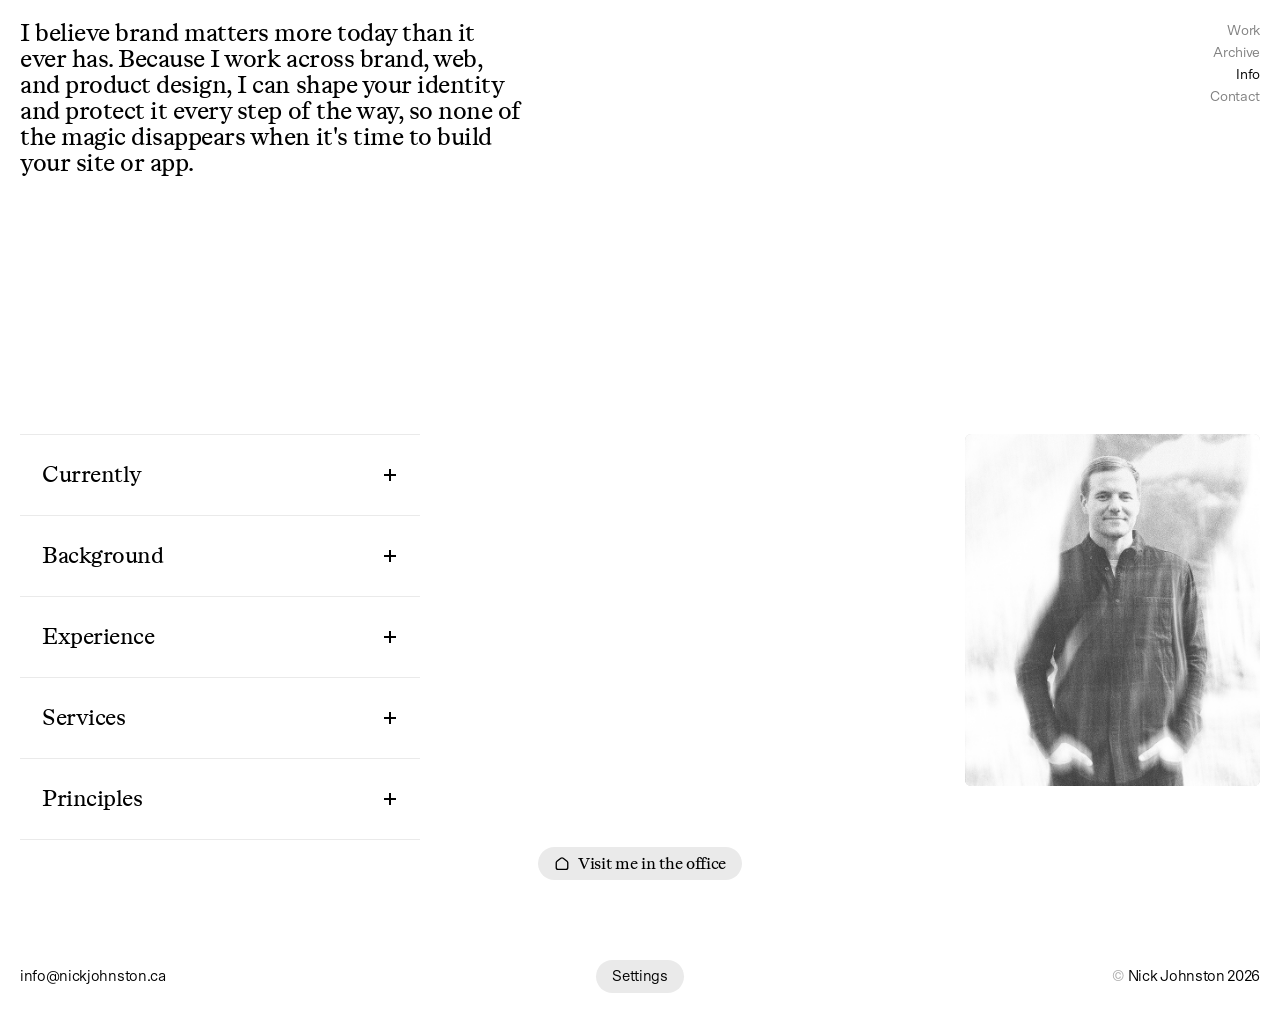
<file: info.html>
<!DOCTYPE html>
<html lang="en">
<head>
  <meta charset="UTF-8">
  <meta name="viewport" content="width=device-width, initial-scale=1.0">
  <title>Info - Nick Johnston</title>
  <link rel="icon" href="favicon.ico" sizes="any">
  <meta name="description" content="Nick Johnston is an independent brand, web, and product designer located in Squamish, BC.">
  <meta property="og:type" content="website">
  <meta property="og:site_name" content="Nick Johnston">
  <meta property="og:title" content="Info - Nick Johnston">
  <meta property="og:description" content="Nick Johnston is an independent brand, web, and product designer located in Squamish, BC.">
  <meta property="og:url" content="https://nickjohnston.ca/info.html">
  <meta property="og:image" content="https://nickjohnston.ca/images/og/nj-og.jpg">
  <meta property="og:image:width" content="1200">
  <meta property="og:image:height" content="630">
  <meta property="og:image:alt" content="Identities and Interfaces. Nick Johnston designs brands, apps, and websites.">
  <meta name="twitter:card" content="summary_large_image">
  <script>
    /* Apply the theme before first paint to avoid a flash. A saved choice
       from the settings menu wins; otherwise follow the system setting. */
    try {
      var savedTheme = localStorage.getItem('theme');
    } catch (e) {}
    if (savedTheme === 'light' || (savedTheme !== 'dark' &&
        window.matchMedia('(prefers-color-scheme: light)').matches)) {
      document.documentElement.setAttribute('data-theme', 'light');
    }
    /* Flag the intro reveal pre-paint so the text never flashes unsplit.
       Skipped for reduced motion: stagger delays would survive the global
       duration override and letters would pop in one by one. */
    if (!window.matchMedia('(prefers-reduced-motion: reduce)').matches) {
      document.documentElement.classList.add('anim-intro');
    }
  </script>
  <link rel="stylesheet" href="css/styles.css">
</head>
<body data-page="info">

  <!-- Single screen: intro at the top, the accordion + headshot band pinned
       just above the fold (reference/archive-design-update.png) -->
  <section class="info-hero">
    <header class="site-header grid-12">
      <p class="intro">I believe brand matters more today than it ever has. Because I work across brand, web, and product design, I can shape your identity and protect it every step of the way, so none of the magic disappears when it's time to build your site&nbsp;or&nbsp;app.</p>
      <nav class="site-nav" aria-label="Main">
        <ul>
          <li><a href="index.html"><span class="roll"><span>Work</span><span aria-hidden="true">Work</span></span></a></li>
          <li class="nav-archive">
            <a href="archive.html"><span class="roll"><span>Archive</span><span aria-hidden="true">Archive</span></span></a>
            <span class="nav-sub">
              <span aria-hidden="true">[</span>
              <a href="archive.html" data-view="design"><span class="roll"><span>Design</span><span aria-hidden="true">Design</span></span></a>
              <span aria-hidden="true">/</span>
              <a href="archive.html?view=logos" data-view="logos"><span class="roll"><span>Logos</span><span aria-hidden="true">Logos</span></span></a>
              <span aria-hidden="true">]</span>
            </span>
          </li>
          <li><a href="info.html" aria-current="page"><span class="roll"><span>Info</span><span aria-hidden="true">Info</span></span></a></li>
          <li><a href="contact.html"><span class="roll"><span>Contact</span><span aria-hidden="true">Contact</span></span></a></li>
        </ul>
      </nav>
    </header>

    <div class="info-band grid-12">
      <div class="acc-col">
        <section class="acc-item">
          <h2 class="acc-head"><button type="button" id="acc-btn-currently" aria-expanded="false" aria-controls="acc-panel-currently"><span class="acc-title"><span class="roll"><span>Currently</span><span aria-hidden="true">Currently</span></span></span><span class="acc-sign" aria-hidden="true"></span></button></h2>
          <div class="acc-body" id="acc-panel-currently" role="region" aria-labelledby="acc-btn-currently">
            <div class="acc-body-inner">
              <h3>Independent designer creating brands and interfaces for ambitious companies with a story to tell.</h3>
              <p>Right now I’m freelancing as an independent brand, web, and product designer. I love working with early-stage founders who are defining how their brand shows up in the world, or rethinking it.</p>
              <p>I also contract with agencies of all sizes, in whatever capacity is useful. I enjoy plugging into other teams and making great work together.</p>
              <div class="acc-pills"><span class="acc-pill">Squamish, BC</span><span class="acc-pill">10+ years agency experience</span></div>
            </div>
          </div>
        </section>
        <section class="acc-item">
          <h2 class="acc-head"><button type="button" id="acc-btn-background" aria-expanded="false" aria-controls="acc-panel-background"><span class="acc-title"><span class="roll"><span>Background</span><span aria-hidden="true">Background</span></span></span><span class="acc-sign" aria-hidden="true"></span></button></h2>
          <div class="acc-body" id="acc-panel-background" role="region" aria-labelledby="acc-btn-background">
            <div class="acc-body-inner">
              <h3>A brand designer at heart, endlessly curious about the experiences screens make possible.</h3>
              <p>For as long as I can remember, I’ve been fascinated by logos. It was always a mystery to me how one person, or one team, could create a single mark that made a company memorable to its customers. Once I was introduced to brand design, I learned it takes much more than a logo to make that happen, and I’ve been helping companies solve that problem ever since.</p>
              <p>Today I combine my love of brand design with my experience designing websites and apps to create holistic brand experiences for the digital age. Now that anyone can spin up a working prototype or website in minutes, I believe brand is the layer that makes those experiences memorable, and getting it right from the start matters more than ever.</p>
            </div>
          </div>
        </section>
        <section class="acc-item">
          <h2 class="acc-head"><button type="button" id="acc-btn-experience" aria-expanded="false" aria-controls="acc-panel-experience"><span class="acc-title"><span class="roll"><span>Experience</span><span aria-hidden="true">Experience</span></span></span><span class="acc-sign" aria-hidden="true"></span></button></h2>
          <div class="acc-body" id="acc-panel-experience" role="region" aria-labelledby="acc-btn-experience">
            <div class="acc-body-inner">
              <h3>Senior-level agency experience.</h3>
              <ul>
                <li>Freelance Designer, Nick Johnston (’26–Present)</li>
                <li>Co-Founder &amp; Designer, Diver Studio (’25–’26)</li>
                <li>Design Director, Input Logic (’21–’26)</li>
                <li>Senior Designer, The Vacuum (’19–’21)</li>
                <li>Product Designer, Input Logic (’15–’19)</li>
                <li>Design Intern, Vancouver Canucks, NHL (’13–’14)</li>
              </ul>
            </div>
          </div>
        </section>
        <section class="acc-item">
          <h2 class="acc-head"><button type="button" id="acc-btn-services" aria-expanded="false" aria-controls="acc-panel-services"><span class="acc-title"><span class="roll"><span>Services</span><span aria-hidden="true">Services</span></span></span><span class="acc-sign" aria-hidden="true"></span></button></h2>
          <div class="acc-body" id="acc-panel-services" role="region" aria-labelledby="acc-btn-services">
            <div class="acc-body-inner">
              <h3>From pitch deck to product. Everything you need to launch a digital business.</h3>
              <ul>
                <li>Brand Strategy</li>
                <li>Naming</li>
                <li>Brand Identity</li>
                <li>Logo Design</li>
                <li>Illustration</li>
                <li>Product Design (UX/UI)</li>
                <li>Prototyping</li>
                <li>Website Design</li>
                <li>Good Vibes</li>
              </ul>
            </div>
          </div>
        </section>
        <section class="acc-item">
          <h2 class="acc-head"><button type="button" id="acc-btn-principles" aria-expanded="false" aria-controls="acc-panel-principles"><span class="acc-title"><span class="roll"><span>Principles</span><span aria-hidden="true">Principles</span></span></span><span class="acc-sign" aria-hidden="true"></span></button></h2>
          <div class="acc-body" id="acc-panel-principles" role="region" aria-labelledby="acc-btn-principles">
            <div class="acc-body-inner">
              <h3>Go wide, then refine.</h3>
              <p>I believe good design is reductive, but to reduce something to its best form, you first have to go wide. Get maximal, leave no stone unturned, then come back and decide what can go. A great teacher once taught me that a design isn’t done until there’s nothing left to remove, and everything that remains has a reason to be there. That is design. Everything else is decoration. Less, but better.</p>
              <h3>Design is like salt.</h3>
              <p>Salt is essential to almost any recipe, but it’s best used with restraint. Too much and it overwhelms. Too little and something feels off. When it’s just right, you barely notice it. It sits in the background and lets the main idea sing. The skill is knowing when to add a pinch and when to stop.</p>
              <h3>Give ideas the space to grow.</h3>
              <p>Good work can happen quickly, and I often work in sprints, but the best work benefits from time and space to breathe. Ideas tend to surface after you’ve stepped away, when your mind is free to wander and connect dots you couldn’t see up close. Letting a project breathe brings clarity. It reveals what’s working and what can go. It’s not about slowing down. It’s about giving ideas room to grow stronger.</p>
            </div>
          </div>
        </section>
      </div>

      <div class="info-photo">
        <img src="images/Info/info-headshot.png" alt="Black and white portrait of Nick Johnston">
      </div>
    </div>
  </section>

  <!-- Office camera: a centred pill that opens the live window above it
       (reference/info-update mocks); the label flips to Close while open -->
  <div class="office-dock">
  <button class="office-btn" type="button" aria-expanded="false" aria-controls="office-cam">
    <span class="roll icon-roll" aria-hidden="true"><span><svg width="16" height="16" viewBox="0 0 18 18" fill="none" xmlns="http://www.w3.org/2000/svg"><path fill-rule="evenodd" clip-rule="evenodd" d="M14.6463 5.98978L10.3263 2.62954C9.5465 2.02258 8.45426 2.02258 7.67378 2.62954L3.35378 5.98978C2.82746 6.39946 2.52002 7.02874 2.52002 7.69474V12.9745C2.52002 14.1675 3.48698 15.1345 4.68002 15.1345H13.32C14.5131 15.1345 15.48 14.1675 15.48 12.9745V7.69474C15.48 7.02874 15.1726 6.39946 14.6463 5.98978Z" stroke="currentColor" stroke-width="1.5"/></svg></span><span><svg width="16" height="16" viewBox="0 0 18 18" fill="none" xmlns="http://www.w3.org/2000/svg"><path fill-rule="evenodd" clip-rule="evenodd" d="M14.6463 5.98978L10.3263 2.62954C9.5465 2.02258 8.45426 2.02258 7.67378 2.62954L3.35378 5.98978C2.82746 6.39946 2.52002 7.02874 2.52002 7.69474V12.9745C2.52002 14.1675 3.48698 15.1345 4.68002 15.1345H13.32C14.5131 15.1345 15.48 14.1675 15.48 12.9745V7.69474C15.48 7.02874 15.1726 6.39946 14.6463 5.98978Z" stroke="currentColor" stroke-width="1.5"/></svg></span></span>
    <span class="roll"><span>Visit me in the office</span><span aria-hidden="true">Visit me in the office</span></span>
  </button>
  <div class="office-cam" id="office-cam" aria-hidden="true">
    <video class="office-cam-media" src="images/Info/office-01.mp4" poster="images/Info/office-01-poster.jpg" muted loop playsinline preload="metadata"></video>
    <video class="office-cam-media office-cam-wave" src="images/Info/wave-01.mp4" muted playsinline preload="none" aria-hidden="true"></video>
    <span class="office-cam-scrim"></span>
    <span class="office-cam-status"><time class="office-cam-time">--:--:-- PST</time></span>
    <span class="office-cam-after">Check back tomorrow</span>
    <button class="office-cam-hi" type="button"><span class="roll icon-roll" aria-hidden="true"><span><svg width="18.8" height="18" viewBox="0 0 23 22" fill="none" xmlns="http://www.w3.org/2000/svg"><path d="M12.8354 11.0015V3.2087C12.8354 2.44959 12.2193 1.8335 11.4602 1.8335V1.8335C10.7011 1.8335 10.085 2.44959 10.085 3.2087L10.085 11.0015" stroke="currentColor" stroke-linecap="round" stroke-linejoin="round"/><path d="M12.8354 5.0422C12.8354 4.28308 13.4515 3.66699 14.2107 3.66699V3.66699C14.9698 3.66699 15.5859 4.28308 15.5859 5.0422V11.0014" stroke="currentColor" stroke-linecap="round" stroke-linejoin="round"/><path d="M10.0849 5.0422C10.0849 4.28308 9.4688 3.66699 8.70968 3.66699V3.66699C7.95057 3.66699 7.33448 4.28308 7.33448 5.0422L7.33448 10.0846V12.835L5.59163 11.0922C5.03513 10.5357 4.133 10.5357 3.5765 11.0922V11.0922C3.09609 11.5726 3.02183 12.3253 3.39864 12.89L6.61845 17.7198C7.63886 19.2499 9.35603 20.1695 11.1951 20.1695H12.8353C15.8736 20.1695 18.3361 17.7069 18.3361 14.6686V10.0846V6.87581C18.3361 6.11669 17.72 5.5006 16.9609 5.5006V5.5006C16.2018 5.5006 15.5857 6.11669 15.5857 6.87581" stroke="currentColor" stroke-linecap="round" stroke-linejoin="round"/><path d="M1.02296 15C1.02285 18 2 20.5 5.52296 21.5" stroke="currentColor" stroke-linecap="round"/><path d="M22.5 8.5C22.5001 5.5 21.5229 3 18 2" stroke="currentColor" stroke-linecap="round"/></svg></span><span><svg width="18.8" height="18" viewBox="0 0 23 22" fill="none" xmlns="http://www.w3.org/2000/svg"><path d="M12.8354 11.0015V3.2087C12.8354 2.44959 12.2193 1.8335 11.4602 1.8335V1.8335C10.7011 1.8335 10.085 2.44959 10.085 3.2087L10.085 11.0015" stroke="currentColor" stroke-linecap="round" stroke-linejoin="round"/><path d="M12.8354 5.0422C12.8354 4.28308 13.4515 3.66699 14.2107 3.66699V3.66699C14.9698 3.66699 15.5859 4.28308 15.5859 5.0422V11.0014" stroke="currentColor" stroke-linecap="round" stroke-linejoin="round"/><path d="M10.0849 5.0422C10.0849 4.28308 9.4688 3.66699 8.70968 3.66699V3.66699C7.95057 3.66699 7.33448 4.28308 7.33448 5.0422L7.33448 10.0846V12.835L5.59163 11.0922C5.03513 10.5357 4.133 10.5357 3.5765 11.0922V11.0922C3.09609 11.5726 3.02183 12.3253 3.39864 12.89L6.61845 17.7198C7.63886 19.2499 9.35603 20.1695 11.1951 20.1695H12.8353C15.8736 20.1695 18.3361 17.7069 18.3361 14.6686V10.0846V6.87581C18.3361 6.11669 17.72 5.5006 16.9609 5.5006V5.5006C16.2018 5.5006 15.5857 6.11669 15.5857 6.87581" stroke="currentColor" stroke-linecap="round" stroke-linejoin="round"/><path d="M1.02296 15C1.02285 18 2 20.5 5.52296 21.5" stroke="currentColor" stroke-linecap="round"/><path d="M22.5 8.5C22.5001 5.5 21.5229 3 18 2" stroke="currentColor" stroke-linecap="round"/></svg></span></span><span class="roll"><span>Say Hi</span><span aria-hidden="true">Say Hi</span></span></button>
    <span class="office-cam-dnd" role="status">Nick is working, please do not disturb</span>
    <span class="office-cam-meta">
      <span class="office-cam-meta-roll">
      <span class="office-cam-slide office-cam-location"><span class="office-cam-wicon"><svg width="18" height="18" viewBox="0 0 18 18" fill="none" xmlns="http://www.w3.org/2000/svg"><path d="M9 15.8c1.7-1.5 5-4.9 5-8.1a5 5 0 1 0-10 0c0 3.2 3.3 6.6 5 8.1Z" stroke="currentColor" stroke-width="1.3" stroke-linejoin="round"/><circle cx="9" cy="7.6" r="1.9" stroke="currentColor" stroke-width="1.3"/></svg></span><span>Squamish, BC</span></span>
      <span class="office-cam-slide office-cam-weather"><span class="office-cam-wicon"></span><span class="office-cam-temp"></span></span>
      <span class="office-cam-slide office-cam-location"><span class="office-cam-wicon"><svg width="18" height="18" viewBox="0 0 18 18" fill="none" xmlns="http://www.w3.org/2000/svg"><path d="M9 15.8c1.7-1.5 5-4.9 5-8.1a5 5 0 1 0-10 0c0 3.2 3.3 6.6 5 8.1Z" stroke="currentColor" stroke-width="1.3" stroke-linejoin="round"/><circle cx="9" cy="7.6" r="1.9" stroke="currentColor" stroke-width="1.3"/></svg></span><span>Squamish, BC</span></span>
        </span>
      </span>
  </div>
  </div>

  <footer class="site-footer">
    <div class="footer-email-cell">
      <a class="footer-email" href="mailto:info@nickjohnston.ca"><span class="roll"><span>info@nickjohnston.ca</span><span aria-hidden="true">info@nickjohnston.ca</span></span></a>
      <span class="footer-copied-pill" aria-hidden="true"><svg width="11" height="9" viewBox="0 0 13 10" fill="none" xmlns="http://www.w3.org/2000/svg"><path d="M1 5.4 4.6 9 12 1" stroke="currentColor" stroke-width="1.6" stroke-linecap="round" stroke-linejoin="round"/></svg>Copied to clipboard</span>
      <span class="sr-only" role="status" aria-live="polite"></span>
    </div>
    <div class="footer-settings">
      <div class="settings-menu" id="settings-menu" role="group" aria-label="Site settings">
        <div class="settings-col">
          <p class="settings-title">Theme</p>
          <label class="settings-toggle">
            <input type="checkbox" role="switch" name="theme" aria-label="Dark mode" checked>
            <span class="settings-track" aria-hidden="true">
              <span class="settings-knob">
                <svg class="tg-icon-off" width="15" height="15" viewBox="0 0 15 15" fill="none" xmlns="http://www.w3.org/2000/svg"><path d="M7.5 0.625V1.875M7.5 13.125V14.375M2.6375 2.6375L3.525 3.525M11.475 11.475L12.3625 12.3625M0.625 7.5H1.875M13.125 7.5H14.375M2.6375 12.3625L3.525 11.475M11.475 3.525L12.3625 2.6375M10.625 7.5C10.625 9.22589 9.22589 10.625 7.5 10.625C5.77411 10.625 4.375 9.22589 4.375 7.5C4.375 5.77411 5.77411 4.375 7.5 4.375C9.22589 4.375 10.625 5.77411 10.625 7.5Z" stroke="currentColor" stroke-linecap="round" stroke-linejoin="round"/></svg>
                <svg class="tg-icon-on" width="15" height="15" viewBox="0 0 15 15" fill="none" xmlns="http://www.w3.org/2000/svg"><path d="M13.1251 7.99375C13.0267 9.05763 12.6275 10.0715 11.974 10.9167C11.3205 11.762 10.4397 12.4036 9.43488 12.7666C8.43001 13.1296 7.34255 13.1988 6.29975 12.9663C5.25695 12.7338 4.30193 12.2091 3.54645 11.4536C2.79097 10.6981 2.26627 9.74311 2.03375 8.70031C1.80123 7.65751 1.87051 6.57005 2.23347 5.56519C2.59644 4.56032 3.23808 3.6796 4.08332 3.0261C4.92856 2.37259 5.94243 1.97332 7.00631 1.875C6.38344 2.71767 6.08372 3.75591 6.16164 4.80088C6.23957 5.84586 6.68997 6.82816 7.43094 7.56912C8.1719 8.31009 9.1542 8.76049 10.1992 8.83842C11.2442 8.91634 12.2824 8.61662 13.1251 7.99375Z" stroke="currentColor" stroke-linecap="round" stroke-linejoin="round"/></svg>
              </span>
            </span>
          </label>
        </div>
        <div class="settings-col">
          <p class="settings-title">Sound</p>
          <label class="settings-toggle">
            <input type="checkbox" role="switch" name="sound" aria-label="Sound" checked>
            <span class="settings-track" aria-hidden="true">
              <span class="settings-knob">
                <svg class="tg-icon-off" width="16" height="16" viewBox="0 0 16 16" fill="none" xmlns="http://www.w3.org/2000/svg"><path d="M12.0003 4L4 12.0003M12.0003 12.0003L4 4" stroke="currentColor" stroke-linecap="round" stroke-linejoin="round"/></svg>
                <svg class="tg-icon-on" width="14" height="15" viewBox="0 0 14 15" fill="none" xmlns="http://www.w3.org/2000/svg"><path d="M11.6668 3.75L5.25016 10.625L2.3335 7.5" stroke="currentColor" stroke-linecap="round" stroke-linejoin="round"/></svg>
              </span>
            </span>
          </label>
        </div>
      </div>
      <button class="settings-btn" type="button" aria-haspopup="true" aria-expanded="false" aria-controls="settings-menu">
        <span class="roll"><span>Settings</span><span aria-hidden="true">Settings</span></span>
      </button>
    </div>
    <p class="footer-copy"><span class="mark">©</span>Nick Johnston 2026</p>
  </footer>

  <script src="js/main.js"></script>
  <script type="module" src="js/sounds.js"></script>
</body>
</html>
</file>
<file: css/styles.css>
/* ------------------------------------------------------------------
   Nick Johnston — Portfolio 2026
   Homepage (Work)
------------------------------------------------------------------- */

/* Scto Grotesk A, licensed webfonts (.woff, replaced the trial .otf on
   2026-10-10). The site sans: everything not set in Otto or the mono
   clock. Only the two cuts the site uses, Light and Regular, and NO
   italic: every italic on the site is Otto, so an italic sans face
   would never be asked for. The licence retired both the trial's
   70-character subset AND the Suisse Intl fallback that covered it;
   all 77 characters the four pages render are in these files.
   Note .woff, not .woff2: these are the files the foundry supplied. */
@font-face {
  font-family: 'Scto Grotesk A';
  src: url('../fonts/SctoGroteskA-Light.woff') format('woff');
  font-weight: 300;
  font-style: normal;
  font-display: swap;
}

@font-face {
  font-family: 'Scto Grotesk A';
  src: url('../fonts/SctoGroteskA-Regular.woff') format('woff');
  font-weight: 400;
  font-style: normal;
  font-display: swap;
}

/* Mono for the office-camera overlay (clock + weather). Only downloaded
   where it's actually used, i.e. the info page. */
@font-face {
  font-family: 'FT Polar Mono';
  src: url('../fonts/FTPolarMono-Regular.woff2') format('woff2');
  font-weight: 400;
  font-style: normal;
  font-display: swap;
}

/* ABC Otto, licensed webfonts (.woff2, replaced the trial .otf on
   2026-10-10). Used for the intro, project titles/taglines, the Kind
   Words + why-me sections, the info accordion labels and the contact
   links. */
@font-face {
  font-family: 'ABC Otto';
  src: url('../fonts/ABCOtto-Light.woff2') format('woff2');
  font-weight: 300;
  font-style: normal;
  font-display: swap;
}

@font-face {
  font-family: 'ABC Otto';
  src: url('../fonts/ABCOtto-LightItalic.woff2') format('woff2');
  font-weight: 300;
  font-style: italic;
  font-display: swap;
}

@font-face {
  font-family: 'ABC Otto';
  src: url('../fonts/ABCOtto-Regular.woff2') format('woff2');
  font-weight: 400;
  font-style: normal;
  font-display: swap;
}

@font-face {
  font-family: 'ABC Otto';
  src: url('../fonts/ABCOtto-RegularItalic.woff2') format('woff2');
  font-weight: 400;
  font-style: italic;
  font-display: swap;
}

/* Dark theme (default). Light overrides live in [data-theme='light'] below. */
:root {
  --bg: #000000;
  --fg: #ffffff;
  --body: #ffffff;
  --muted: rgba(255, 255, 255, 0.5);
  --muted-strong: rgba(255, 255, 255, 0.7);
  --label: rgba(255, 255, 255, 0.5);
  --role: rgba(255, 255, 255, 0.5);
  --surface: #1f1f1f;
  /* Hover/open state for the surface pills. Sampled from
     reference/archive-update (light #DBDADA against the #EEEEEE rest);
     the dark value is the matching step the other way. */
  --surface-hover: #2e2e2e;
  --logo-card: #0d0d0d; /* logo archive card bg */
  /* Info accordion panel card. Halfway between the logo-card #0D0D0D
     (too dark) and the office pill's --surface #1F1F1F (too light) per
     Nick (2026-10-10); light keeps the logo-card grey. */
  --acc-card: #161616;

  /* Mobile carousel pagination (reference/mobile-project-pagination.png).
     The pill deliberately breaks the surface-grey rule per Nick
     (2026-09-24): it runs LIGHTER than --surface. Light restores the
     mock's #F6F6F6; dark uses #2D2D2D, a step lighter than surface (the
     mock has no dark counterpart), keeping the white active dot legible. */
  --dots-pill: #2d2d2d;
  --dots-idle: #3d3d3d;
  /* Mobile Menu pill literal for the nav's difference blend: it must
     RENDER as --surface over the page bg, so light pre-inverts
     (255 - 0x15 = 0xEA). Don't put var(--surface) here: the blend
     would flip it. */
  --menu-pill: #1f1f1f;

  /* Footer settings menu: panel and pill both sit on --surface per Nick
     (the refs' lighter #2D2D2D panel was retired with that change). */
  --radio-off: #252525; /* settings toggle knob fill (white in light) */
  --settings-track: #b3b3b3; /* toggle track: constant grey, both themes */
  --placeholder: #d9d9d9;
  --menu-scrim: rgba(0, 0, 0, 0.35); /* mobile menu tint over the blur */
  --faint: rgba(255, 255, 255, 0.22); /* info panel scrollbar thumb */
  --live: #d6ff4c; /* "online" status dots (Currently + camera clock) */

  /* Both families run a shade lighter and a shade looser on black, so
     weight and tracking are theme tokens: Light / -1% dark, Regular / -2%
     light. Each family has its OWN pair (they happen to match today) so
     either can be retuned without touching the other. Every rule in that
     family reads its trio, so these pairs are the only thing to touch. */
  --sans: 'Scto Grotesk A', 'Helvetica Neue', Helvetica, Arial, sans-serif;
  --sans-weight: 300;
  --sans-tracking: -0.01em;
  --otto: 'ABC Otto', 'Scto Grotesk A', 'Helvetica Neue', Helvetica, Arial, sans-serif;
  --otto-weight: 300;
  --otto-tracking: -0.01em;

  --margin: 20px;
  --gap: 20px;
  --peek: 10px;

  /* 3 slides visible + peek of the 4th */
  --slides-visible: 3;
  --slide-w: calc(
    (100vw - var(--margin) - (var(--slides-visible) - 1) * var(--gap) - var(--gap) - var(--peek)) /
    var(--slides-visible)
  );

  --gutter: 20px; /* 12-col grid: 20px margins + 20px gutters */

  --radius: 6px; /* corner radius for image surfaces site-wide */

  /* Project accordion (work-accordion refs). Light values are provisional
     until a light-mode ref lands. */
  --acc-label: #d1d1d1;
  --acc-scroll: #3d3d3d; /* project panel scrollbar thumb */
  --acc-rule: #252525;
  --acc-body: #d1d1d1; /* detail text in the open panels */
  /* The phone "Details" pill. Light is sampled from the mock; dark has
     no reference yet and borrows --surface's value. */
  --acc-pill: #1f1f1f;

  --ease-graceful: cubic-bezier(0.22, 1, 0.36, 1);
  /* Softer, longer-tailed curve sampled from the Framer build of
     nickjohnston.ca; used for the first project's slide rise-in. */
  --ease-soft: cubic-bezier(0.23, 0.98, 0.56, 1);

  /* Directional circle-arrow cursors for the archive band. The -dark
     pair is the dark-theme default; light overrides the plain pair. */
  --cursor-prev-dark: url("data:image/svg+xml,%3Csvg xmlns='http://www.w3.org/2000/svg' width='40' height='40' viewBox='0 0 40 40'%3E%3Ccircle cx='20' cy='20' r='20' fill='%231F1F1F'/%3E%3Cpath d='M18.2 14l-6 6 6 6M12.2 20H28' fill='none' stroke='%23FFF' stroke-width='1.4' stroke-linecap='round' stroke-linejoin='round'/%3E%3C/svg%3E") 20 20, w-resize;
  --cursor-next-dark: url("data:image/svg+xml,%3Csvg xmlns='http://www.w3.org/2000/svg' width='40' height='40' viewBox='0 0 40 40'%3E%3Ccircle cx='20' cy='20' r='20' fill='%231F1F1F'/%3E%3Cpath d='M21.8 14l6 6-6 6M27.8 20H12' fill='none' stroke='%23FFF' stroke-width='1.4' stroke-linecap='round' stroke-linejoin='round'/%3E%3C/svg%3E") 20 20, e-resize;
  --cursor-prev: var(--cursor-prev-dark);
  --cursor-next: var(--cursor-next-dark);
}

/* Light theme. Values sampled from reference/Layout_Light_02.png. */
:root[data-theme='light'] {
  --bg: #ffffff;
  --fg: #000000;
  --body: #222222;
  --muted: #aeaeae;
  --muted-strong: rgba(0, 0, 0, 0.7);
  --label: #bbbbbb;
  --role: #808080;
  --surface: #eaeaea;
  --surface-hover: #dbdada;
  --logo-card: #f6f6f6;
  --acc-card: var(--logo-card);
  --dots-pill: #f6f6f6;
  --dots-idle: #e2e2e2;
  --menu-pill: #151515; /* renders as --surface #EAEAEA through the blend */
  --radio-off: #ffffff;
  --menu-scrim: rgba(255, 255, 255, 0.35);
  --faint: #d4d4d4;
  --acc-label: #6f6f6f;
  --acc-scroll: #cfcfcf;
  --acc-rule: #eaeaea;
  --acc-body: #222222;
  --acc-pill: #f0f0f0;
  --otto-weight: 400;
  --otto-tracking: -0.02em;
  --sans-weight: 400;
  --sans-tracking: -0.02em;
  --cursor-prev: url("data:image/svg+xml,%3Csvg xmlns='http://www.w3.org/2000/svg' width='40' height='40' viewBox='0 0 40 40'%3E%3Ccircle cx='20' cy='20' r='20' fill='%23EAEAEA'/%3E%3Cpath d='M18.2 14l-6 6 6 6M12.2 20H28' fill='none' stroke='%23000' stroke-width='1.4' stroke-linecap='round' stroke-linejoin='round'/%3E%3C/svg%3E") 20 20, w-resize;
  --cursor-next: url("data:image/svg+xml,%3Csvg xmlns='http://www.w3.org/2000/svg' width='40' height='40' viewBox='0 0 40 40'%3E%3Ccircle cx='20' cy='20' r='20' fill='%23EAEAEA'/%3E%3Cpath d='M21.8 14l6 6-6 6M27.8 20H12' fill='none' stroke='%23000' stroke-width='1.4' stroke-linecap='round' stroke-linejoin='round'/%3E%3C/svg%3E") 20 20, e-resize;
}

* { box-sizing: border-box; margin: 0; padding: 0; }

/* No grey flash on tap: iOS Safari and Android Chrome paint a
   translucent box over any tapped link or button. The property
   inherits, so the root covers every control; keyboard focus rings are
   separate (:focus-visible) and untouched. */
html {
  background: var(--bg);
  -webkit-tap-highlight-color: transparent;
}

body {
  font-family: var(--sans);
  font-weight: var(--sans-weight);
  letter-spacing: var(--sans-tracking);
  font-synthesis: none; /* Scto has no bold; never fake one */
  background: var(--bg);
  color: var(--fg);
  -webkit-font-smoothing: antialiased;
  text-rendering: optimizeLegibility;
  overflow-x: hidden;
}

a { color: inherit; text-decoration: none; }

/* Selection is the one colour that ignores the theme: brand yellow with
   black text (readable on yellow in both modes) per Nick */
::selection { background: #fffc38; color: #000000; }

/* ---------------------------------------------------------------
   12-column grid
--------------------------------------------------------------- */

.grid-12 {
  display: grid;
  grid-template-columns: repeat(12, 1fr);
  column-gap: var(--gutter);
  padding-left: var(--margin);
  padding-right: var(--margin);
}

/* Dev helper: press "g" to toggle a column overlay */
.grid-overlay {
  position: fixed;
  inset: 0;
  display: none;
  grid-template-columns: repeat(12, 1fr);
  column-gap: var(--gutter);
  padding: 0 var(--margin);
  pointer-events: none;
  z-index: 9999;
}

.grid-overlay.on { display: grid; }

.grid-overlay div { background: rgba(255, 60, 60, 0.12); }

/* ---------------------------------------------------------------
   Header
--------------------------------------------------------------- */

.site-header {
  padding-top: var(--margin);
  padding-bottom: var(--margin);
}

/* Body-scale ABC Otto: the intro, the Kind Words testimonials and the
   why-me paragraph share the family, the theme's weight/tracking pair
   and font-synthesis; the SIZES differ (intro 24/26, the two scroll
   sections 26/30) and are set per group below. Each selector keeps its
   own layout/colour rules in its own section. */
.intro,
.quote,
.why p,
.kind-words-label,
.why h2 {
  font-family: var(--otto);
  font-weight: var(--otto-weight);
  letter-spacing: var(--otto-tracking);
  font-synthesis: none;
}

/* Kind Words + why-me: one step up from the intro. The two section
   headings are the italic cut at the same size. */
.quote,
.why p,
.kind-words-label,
.why h2 {
  font-size: 26px;
  line-height: 30px;
}

.kind-words-label,
.why h2 {
  font-style: italic;
}

.intro {
  grid-column: 1 / 6;
  font-size: 24px;
  line-height: 26px;
  max-width: 465px; /* preserves the designed rag within cols 1-5 */
}

/* Load reveal. The .anim-intro flag is set pre-paint by the inline head
   script (skipped for reduced motion). main.js splits the intro and the
   nav labels into word/char spans (each char carries its own inline
   transition-delay), adds .is-split once built, then .is-play to run.
   The first project enters via the rise-in keyframes below. */
.anim-intro .intro:not(.is-split),
.anim-intro .site-nav:not(.is-split) { visibility: hidden; }

.reveal-word { display: inline-block; white-space: nowrap; }

.reveal-char {
  display: inline-block;
  opacity: 0;
  filter: blur(10px);
  transform: translateY(10px);
  transition:
    opacity 0.8s var(--ease-graceful),
    filter 0.8s var(--ease-graceful),
    transform 0.8s var(--ease-graceful);
}

.is-play .reveal-char {
  opacity: 1;
  filter: blur(0);
  transform: none;
}

/* Nav dots stay hidden until the nav sweep is underway (html.nav-in),
   then fade via their existing opacity transition */
.anim-intro:not(.nav-in) .site-nav a::after { opacity: 0; }

/* First project: info, slides left to right, then arrows rise in after
   the intro sweep. Later slides share the last stagger slot. */
@keyframes rise-in {
  from {
    opacity: 0;
    transform: translateY(var(--rise, 24px));
  }
}

.anim-intro .project:first-of-type .project-title,
.anim-intro .project:first-of-type .project-acc {
  animation: rise-in 0.9s var(--ease-graceful) 2.3s backwards;
}

.anim-intro .project:first-of-type .slide {
  --rise: 80px;
  animation: rise-in 2s var(--ease-soft) 2.73s backwards;
}

.anim-intro .project:first-of-type .slide:nth-child(1) { animation-delay: 2.43s; }
.anim-intro .project:first-of-type .slide:nth-child(2) { animation-delay: 2.53s; }
.anim-intro .project:first-of-type .slide:nth-child(3) { animation-delay: 2.63s; }

.anim-intro .project:first-of-type .carousel-arrows {
  animation: rise-in 0.9s var(--ease-graceful) 2.95s backwards;
}

/* Scroll reveals: Kind Words and Why rise in as they enter the viewport
   (main.js adds .in-view via IntersectionObserver, once per section).
   Staggers: label -> James quote -> Ginny quote; heading -> paragraph ->
   primary button -> secondary button. Once settled, main.js adds
   .is-done and every reveal rule releases: leaving transform/delay
   overrides pinned would kill the buttons' hover scale. */
.anim-intro .kind-words:not(.is-done) .kind-words-label,
.anim-intro .kind-words:not(.is-done) .quote,
.anim-intro .why:not(.is-done) h2,
.anim-intro .why:not(.is-done) p,
.anim-intro .why:not(.is-done) .btn {
  opacity: 0;
  transform: translateY(24px);
  transition:
    opacity 0.9s var(--ease-graceful),
    transform 0.9s var(--ease-graceful);
}

.anim-intro .kind-words.in-view:not(.is-done) .kind-words-label,
.anim-intro .kind-words.in-view:not(.is-done) .quote,
.anim-intro .why.in-view:not(.is-done) h2,
.anim-intro .why.in-view:not(.is-done) p,
.anim-intro .why.in-view:not(.is-done) .btn {
  opacity: 1;
  transform: none;
}

.anim-intro .kind-words.in-view:not(.is-done) .quote:nth-child(1) { transition-delay: 0.15s; }
.anim-intro .kind-words.in-view:not(.is-done) .quote:nth-child(2) { transition-delay: 0.3s; }
.anim-intro .why.in-view:not(.is-done) p { transition-delay: 0.15s; }
.anim-intro .why.in-view:not(.is-done) .btn:nth-child(1) { transition-delay: 0.3s; }
.anim-intro .why.in-view:not(.is-done) .btn:nth-child(2) { transition-delay: 0.45s; }

.sr-only {
  position: absolute;
  width: 1px;
  height: 1px;
  padding: 0;
  margin: -1px;
  overflow: hidden;
  clip: rect(0 0 0 0);
  white-space: nowrap;
  border: 0;
}

.site-nav {
  /* Line rhythm between nav items. Drives BOTH the li line box and the
     hover roll's clip height (.site-nav a --roll-h), which must match or
     the roll shows a sliver of the second copy. 22px = 4px tighter than
     the original 26px; the 14px labels sit on an even 4px half-leading. */
  --nav-rhythm: 22px;
  position: fixed;
  top: var(--margin);
  right: var(--margin);
  z-index: 10;
  mix-blend-mode: difference;
  transition: transform 0.6s var(--ease-graceful), opacity 0.4s ease;
}

.site-nav.is-hidden {
  transform: translateY(-14px);
  opacity: 0;
  pointer-events: none;
}

.site-nav ul {
  list-style: none;
  text-align: right;
}

.site-nav li { line-height: var(--nav-rhythm); }

/* Nav colors stay literal white: mix-blend-mode difference inverts them
   over the light background (white -> black, 50% white -> mid grey),
   matching Layout_Light. Themed tokens here would double-invert. */
.site-nav a {
  position: relative;
  display: block;
  font-size: 14px;
  color: rgba(255, 255, 255, 0.5);
  transition: color 0.3s ease;
}

/* Dot slot — hangs to the right so labels stay right-aligned */
.site-nav a::after {
  content: '';
  position: absolute;
  right: -12px;
  top: 50%;
  transform: translateY(-50%);
  width: 5px;
  height: 5px;
  border-radius: 50%;
  background: #ffffff;
  opacity: 0;
  transition: opacity 0.3s ease;
}

.site-nav a:hover { color: rgba(255, 255, 255, 0.7); }
.site-nav a:hover::after { opacity: 0.5; }

/* Text roll on hover (two stacked copies, clipped to one line).
   Shared component: set --roll-h per context. */
.roll {
  display: block;
  overflow: hidden;
  height: var(--roll-h, 1.5em);
}

.roll > span {
  display: block;
  line-height: var(--roll-h, 1.5em);
  transition: transform 0.55s var(--ease-graceful);
}

a:hover .roll > span,
button:hover .roll > span,
a:focus-visible .roll > span,
button:focus-visible .roll > span {
  transform: translateY(-100%);
}

.site-nav a { --roll-h: var(--nav-rhythm); }

.site-nav a[aria-current='page'] { color: #ffffff; }
.site-nav a[aria-current='page']::after { opacity: 1; }

/* Archive sub-nav: [ Design / Logos ] to the left of the Archive link.
   Revealed on hover/focus of the item, pinned open on the archive page
   (li.is-current). The Archive link sits first in the DOM so tabbing
   reveals the sub links before focus reaches them; row-reverse restores
   the designed visual order. Colors stay literal white for the
   mix-blend-mode difference trick, same as the rest of the nav. */
.nav-archive {
  display: flex;
  flex-direction: row-reverse;
  justify-content: flex-start;
  align-items: center;
  gap: 9px;
}

.nav-sub {
  display: inline-flex;
  align-items: center;
  gap: 5px;
  font-size: 14px;
  color: rgba(255, 255, 255, 0.5);
  opacity: 0;
  visibility: hidden;
  transform: translateX(8px);
  transition:
    opacity 0.3s ease,
    transform 0.55s var(--ease-graceful),
    visibility 0s linear 0.3s;
}

.nav-archive:hover .nav-sub,
.nav-archive:focus-within .nav-sub,
.nav-archive.is-current .nav-sub {
  opacity: 1;
  visibility: visible;
  transform: none;
  transition-delay: 0s;
}

.nav-sub a::after { content: none; } /* no dot slot on sub links */
.nav-sub a.is-active { color: #ffffff; }

/* During the load reveal, the pinned-open sub fades in with the dots */
html.anim-intro:not(.nav-in) .site-nav .nav-sub { opacity: 0; }

.site-nav a:focus-visible {
  outline: 1px solid rgba(255, 255, 255, 0.7);
  outline-offset: 4px;
}

/* Mobile menu chrome (reference/mobile-menu-default.png + -open.png).
   The pill and backdrop are injected by main.js on every page; the
   640px block below collapses the nav behind them. The pill's bg is
   --menu-pill, a per-theme literal pre-inverted so the nav's
   mix-blend-mode difference renders it as --surface exactly. */
.menu-btn { display: none; }

html.menu-lock { overflow: hidden; }

/* Page-blur backdrop: only enters the render tree while the menu is up
   (.is-mount) and only ever fades via opacity: a permanently mounted
   backdrop-filter keeps the page on an expensive compositing path.
   Blur + a 35% tint (--menu-scrim: black in dark, white in light). Closing waits (transition-delay) for the
   links to roll back out first. */
.menu-backdrop {
  position: fixed;
  inset: 0;
  z-index: 9;
  display: none;
  opacity: 0;
  background: var(--menu-scrim);
  -webkit-backdrop-filter: blur(7px);
  backdrop-filter: blur(7px);
  transition: opacity 0.5s var(--ease-graceful) 0.25s;
}

.menu-backdrop.is-mount { display: block; }
.menu-backdrop.is-open { opacity: 1; transition-delay: 0s; }

/* ---------------------------------------------------------------
   Archive: infinite looping carousel (reference/archive-design.png)
--------------------------------------------------------------- */

/* Single-screen page: header top, carousel centered, footer pinned.
   Only the HORIZONTAL Design view is a locked screen; the vertical view
   and the Logos view scroll normally. The html-level lock stops the
   window scrolling outright there (a couple of px of line-height
   rounding otherwise let the page nudge). The layout lands on <html>
   pre-paint from the inline head script, so nothing reflows on load. */
html[data-layout='horizontal']:has(body[data-page='archive']:not([data-view='logos'])) {
  overflow: hidden;
}

html[data-layout='horizontal'] body[data-page='archive']:not([data-view='logos']) {
  position: relative; /* containing block for the absolutely placed .arc */
  height: 100vh;
  height: 100svh;
  display: flex;
  flex-direction: column;
  overflow: hidden;
}

html[data-layout='horizontal'] body[data-page='archive']:not([data-view='logos']) .archive-main {
  flex: 1;
  min-height: 0;
  display: flex;
  flex-direction: column;
  justify-content: center;
}

html[data-layout='horizontal'] body[data-page='archive']:not([data-view='logos']) .site-footer {
  margin-top: 0;
}

/* One view at a time. Logos replaces both Design layouts. */
body[data-view='logos'] .arc,
body[data-view='logos'] .varc,
html[data-layout='vertical'] .arc,
html[data-layout='horizontal'] .varc {
  display: none;
}

/* Main image is 552px TALL at 1440 (440 wide back when every archive
   image was 1195:1500; the mock's 336, enlarged twice on request).
   The images have mixed aspect ratios now, so the band is keyed to
   height and each image keeps its own width: main.js packs the constant
   30px gaps from the real widths. The svh clamp keeps the image (and
   the band) on screen when the viewport is short.
   Absolutely positioned so the image centre sits exactly on the
   viewport's vertical centre (the counter hangs below
   and doesn't push the band up). */
.arc {
  --arc-main-h: min(38.333vw, 57.75svh);
  position: absolute;
  left: 0;
  right: 0;
  top: calc(50vh - var(--arc-main-h) / 2);
  top: calc(50svh - var(--arc-main-h) / 2);
}

/* Load reveal: the items fade in and rise as a ripple from the centre
   image outwards, sharing the home page's rise-in recipe. The animation
   lives on .arc-tile, not .arc-item, because the item's own opacity and
   transform belong to the carousel engine (fade-away values, slot
   positions); the tile's fade multiplies against them, and its 24px
   rise shrinks with the slot scale so side images ripple
   proportionally. main.js sets --ripple per tile from its ring distance
   to the centre. The counter fades in as the ripple reaches the outer
   rings. */
@keyframes arc-fade {
  from { opacity: 0; }
}

/* Outer rings fade in more slowly: --ripple-dur grows with the ring
   alongside the --ripple delay (both set per tile by main.js) */
.anim-intro .arc-tile {
  animation: rise-in var(--ripple-dur, 0.9s) var(--ease-graceful) calc(1.2s + var(--ripple, 0s)) backwards;
}

.anim-intro .arc-counter {
  animation: arc-fade 0.6s var(--ease-graceful) 1.75s backwards;
}

.arc-band {
  position: relative;
  height: var(--arc-main-h);
  touch-action: pan-y;
  user-select: none;
  -webkit-user-select: none;
}

.arc-band:focus-visible {
  outline: 1px solid var(--muted-strong);
  outline-offset: 6px;
}

/* Directional cursors over the click zones: same circle + arrow language
   as the home carousel buttons. Hotspot at the 40px circle's centre.
   URIs live in the --cursor-* tokens on :root (theme-aware pair). */
.arc-band.cur-left { cursor: var(--cursor-prev); }
.arc-band.cur-right { cursor: var(--cursor-next); }

/* Sized off the main slot HEIGHT; --ar is the image's own aspect ratio,
   set per item by main.js, so the width follows the picture. The slot
   scale rides on transform, so nothing re-lays-out while the band moves. */
.arc-item {
  position: absolute;
  left: 50%;
  top: 50%;
  height: var(--arc-main-h);
  aspect-ratio: var(--ar, 1);
  will-change: transform, opacity;
}

.arc-tile {
  width: 100%;
  height: 100%;
  background: var(--placeholder);
  border-radius: var(--radius);
  overflow: hidden;
}

.arc-tile img,
.arc-tile video {
  width: 100%;
  height: 100%;
  object-fit: cover;
  display: block;
  pointer-events: none;
}

/* 23px from the main image's bottom edge to the cap height, per the mock */
.arc-counter {
  margin-top: 22px;
  text-align: center;
  font-size: 14px;
  line-height: 1;
  color: var(--fg);
}

.arc-counter .arc-total { color: var(--muted); }

/* ---------------------------------------------------------------
   Archive layout switch (reference/archive-update/*-default,
   -click, -hover): an ellipsis circle under the intro that reveals
   the Vertical / Horizontal pills. Design view only.
   Geometry from the mock at 1512: 36px circle, 36px pills on 8px
   gaps, 17px pill padding, Otto 14px labels, a 16px check on the
   active pill 8px ahead of its label.
--------------------------------------------------------------- */

.view-switch {
  grid-column: 1 / 8;
  margin-top: 43px; /* circle top at y141, under the 3-line intro */
  display: flex;
  align-items: center;
  gap: 8px;
}

body[data-view='logos'] .layout-switch { display: none; }

/* Same control, same slot, for the Logos grid: phones only (the 4-up
   desktop grid has nothing to switch). Revealed in the 640px block. */
.cols-switch { display: none; }

.anim-intro .view-switch {
  animation: rise-in 0.9s var(--ease-graceful) 1.4s backwards;
}

.vs-toggle {
  flex: none;
  width: 36px;
  height: 36px;
  border: 0;
  border-radius: 50%;
  background: var(--surface);
  color: var(--fg);
  display: grid;
  place-items: center;
  cursor: pointer;
  transition: background-color 0.3s ease, transform 0.35s var(--ease-graceful);
}

.vs-toggle svg { display: block; }

.vs-toggle:hover,
.view-switch.is-open .vs-toggle { background: var(--surface-hover); }

.vs-toggle:active { transform: scale(0.94); }

/* The pills stay out of the tab order while they are down: visibility
   flips after the fade, the same pattern as the footer settings panel */
.vs-opts {
  display: flex;
  gap: 8px;
  visibility: hidden;
  transition: visibility 0s linear 0.45s;
}

.view-switch.is-open .vs-opts {
  visibility: visible;
  transition-delay: 0s;
}

.vs-pill {
  --roll-h: 20px; /* one-line clip at 14px Otto, clearing Single's g */
  height: 36px;
  padding: 0 17px;
  border: 0;
  border-radius: 999px;
  background: var(--surface);
  color: var(--fg);
  font-family: var(--otto);
  font-weight: var(--otto-weight);
  letter-spacing: var(--otto-tracking);
  font-synthesis: none;
  font-size: 14px;
  line-height: 1;
  display: inline-flex;
  align-items: center;
  gap: 8px;
  white-space: nowrap;
  cursor: pointer;
  opacity: 0;
  transform: translateX(-10px);
  transition:
    opacity 0.45s var(--ease-graceful),
    transform 0.45s var(--ease-graceful),
    background-color 0.3s ease;
}

.view-switch.is-open .vs-pill {
  opacity: 1;
  transform: none;
}

/* Out from behind the circle one after the other */
.view-switch.is-open .vs-pill:last-child { transition-delay: 0.06s; }

.vs-pill:hover { background: var(--surface-hover); }

/* The check marks the live layout; display (not opacity) so the pill
   tightens back up around the label when it is not the active one */
.vs-check { display: none; }
.vs-pill[aria-pressed='true'] .vs-check { display: block; }

.vs-toggle:focus-visible,
.vs-pill:focus-visible {
  outline: 1px solid var(--muted-strong);
  outline-offset: 3px;
}

/* ---------------------------------------------------------------
   Archive vertical view (reference/archive-update/
   archive-design-new-vertical-default.png): an editorial scroll of the
   same 22 images on the 12-column grid. Each band is one grid row, so
   images inside it can overlap vertically. Everything vertical is a
   PERCENTAGE: --off (an image's drop inside its band) resolves against
   its own grid area and --gap (the space above a band) against the
   content width, so the composition scales with the columns exactly as
   the aspect-driven image heights do. main.js builds the markup and
   sets the custom properties from the same table the band above uses.
--------------------------------------------------------------- */

.varc {
  padding: 0 var(--margin);
  margin-top: 9.46%; /* 143px below the switch at 1512 */
}

.va-band {
  display: grid;
  grid-template-columns: repeat(12, 1fr);
  column-gap: var(--gutter);
}

.va-band + .va-band { margin-top: var(--gap, 0); }

/* --pull narrows an image inside its grid area and pins it to the
   area's right edge (only 06 in the mock). The pin is a margin, not
   justify-self: Chrome honours justify-self on block-level boxes too,
   so it would follow the items into the mobile layout below and glue
   every narrowed image to the right margin. */
.va-item {
  grid-column: var(--col) / span var(--span);
  /* Every image in a band shares the one row: auto-placement would push
     an image that starts on an earlier column than the one before it
     (05 under 04, 15 under 16, 20 under 19) onto a row of its own and
     the band would stack instead of overlap. */
  grid-row: 1;
  width: var(--pull, 100%);
  padding-top: var(--off, 0);
  margin: 0;
}

.va-pull { margin-left: auto; }

/* Clipped, unlike the project slides' reason for it: the blur-up
   placeholder paints a ::before preview blurred 12px and scaled 1.06,
   and with nothing clipping it that oversized copy haloes every image
   for good (the real photo only fades in over the top of it). */
.va-tile {
  position: relative;
  aspect-ratio: var(--ar, 1);
  border-radius: var(--radius);
  overflow: hidden;
}

.va-tile img,
.va-tile video {
  display: block;
  width: 100%;
  height: 100%;
  object-fit: cover;
}

/* Each image fades up 20px as it scrolls in, at every width (the blur
   reveal this replaced is gone). main.js adds .va-rise, then .is-in to
   release it, and drops both once the tile lands. The start state
   carries NO transition (it would animate the tile down into hiding as
   the class lands); the transition belongs to the release. --va-d is
   only set on the images on screen at load. */
.va-rise {
  opacity: 0;
  transform: translateY(20px);
}

.va-rise.is-in {
  opacity: 1;
  transform: none;
  transition:
    opacity 0.7s ease var(--va-d, 0s),
    transform 0.9s var(--ease-graceful) var(--va-d, 0s);
}

/* Logos view: 4-up grid of logo cards (reference/archive-logos.png).
   Cards are 335x400 at 1440 (3 grid columns), marks centred at their
   native 174x160 (52% of the card width). Unlike the Design view this
   page scrolls normally, so the single-screen lock lifts here. */
body[data-page='archive'][data-view='logos'] {
  height: auto;
  min-height: 100vh;
  min-height: 100svh;
  overflow: visible;
}

/* Mock shows ~200px from the last card row to the footer at 1440 */
body[data-page='archive'][data-view='logos'] .site-footer {
  margin-top: clamp(120px, 13.9vw, 200px);
}

body[data-page='archive']:not([data-view='logos']) .logo-grid { display: none; }

.logo-grid {
  margin-top: clamp(120px, 14.5vw, 209px); /* grid top at y307 in the mock */
  row-gap: 20px;
}

.logo-card {
  grid-column: span 3;
  aspect-ratio: 335 / 400;
  background: var(--logo-card);
  border-radius: var(--radius);
  display: grid;
  place-items: center;
}

/* Every logo ships on a uniform 500x500 frame with the optical sizing
   baked in by Nick, so the frames all render at one size and the SVGs
   are the sizing authority. 68% of the card width puts the average
   mark at the mock's ~160px. */
.logo-card img {
  width: 68%;
  height: auto;
  pointer-events: none;
}

/* Every mark is a white-fill SVG; flip them for the light surface */
:root[data-theme='light'] .logo-card img { filter: invert(1); }


/* Big monitors (Studio Display etc.): 5-up keeps the cards from
   ballooning; in the 4-up grid they would pass ~400px wide here */
@media (min-width: 1680px) {
  .logo-grid { grid-template-columns: repeat(5, 1fr); }
  .logo-card { grid-column: auto; }
}

/* Load reveal: cards rise in one at a time with the same 2s soft-eased
   80px entrance as the home page's first-project slides; --lg-d is the
   per-card stagger set by main.js. Display toggling on a view switch
   restarts the animation, matching the Design view. */
.anim-intro .logo-card {
  --rise: 80px;
  animation: rise-in 2s var(--ease-soft) calc(1.2s + var(--lg-d, 0s)) backwards;
}

@media (max-width: 640px) {
  /* Horizontal view on phones is the home page's carousel instead of
     the infinite band: one image per screen, native scroll + snap,
     pagination dots below (main.js skips the slot engine here). Back
     into the flow too: centering on the viewport would run the band
     into the intro, so it centers in the space below the header. */
  .arc { position: static; }

  /* The band takes whatever the header and footer leave rather than a
     guessed svh, so the dots can never ride up into the footer on a
     short phone (46px below is the dots' own height plus their gap).
     88vw is the shared image height where it fits: the taller that is,
     the more of the landscape images hit the width cap below and end up
     SHORTER than it, which is the opposite of matching. At 88vw twelve
     of the 22 land on exactly this height and only the wide ones cap;
     much above it and the majority cap instead. */
  html[data-layout='horizontal'] body:not([data-view='logos']) .arc {
    flex: 1;
    min-height: 0;
    display: flex;
    flex-direction: column;
    justify-content: center;
  }

  .arc-band {
    flex: none;
    height: min(88vw, calc(100% - 46px));
    display: flex;
    overflow-x: auto;
    scroll-snap-type: x mandatory;
    scrollbar-width: none;
    -webkit-overflow-scrolling: touch;
    touch-action: pan-x;
    cursor: default;
  }

  .arc-band::-webkit-scrollbar { display: none; }

  /* Snapping fights a scripted dot-tap glide frame by frame */
  .arc-band.is-animating { scroll-snap-type: none; }

  .arc-item {
    position: static;
    flex: 0 0 100%;
    width: 100%;
    height: 100%;
    aspect-ratio: auto;
    scroll-snap-align: center;
    display: grid;
    place-items: center;
    will-change: auto;
  }

  /* Every image shares one height, so the only thing that varies from
     slide to slide is the margin each one leaves either side. A wide
     image that would otherwise run off the screen caps its width at the
     16px margin and sits shorter instead: the min() below is that width
     cap written as the height which produces it, so the aspect ratio is
     never broken. */
  .arc-tile {
    width: auto;
    height: min(100%, calc((100vw - 32px) / var(--ar)));
    aspect-ratio: var(--ar);
  }

  /* Dots stand in for the NN/22 counter. There are 22 of them, so they
     run smaller and tighter than the project carousels' 8px on 10px and
     still fit inside the margins on a 320px screen. */
  html[data-layout='horizontal'] .arc-counter { display: none; }

  .arc .carousel-dots {
    width: max-content;
    max-width: 100%;
    margin: 24px auto 0;
    gap: 5px;
  }

  .arc .carousel-dots button { width: 6px; height: 6px; }

  .arc .carousel-dots button::after { inset: -4px; }

  /* Vertical view keeps a simplified stagger: wide images fill the
     column, narrower ones (--mw, set per image by main.js) stay narrow
     and alternate sides down the page. */
  .varc { margin-top: 34px; }

  .va-band { display: block; }
  .va-band + .va-band { margin-top: 0; }

  .va-item {
    width: var(--mw, 100%);
    padding-top: 0;
    margin-top: 44px;
    margin-left: 0;
  }

  .va-item.va-right { margin-left: auto; }

  .va-band:first-child > .va-item:first-child { margin-top: 0; }

  /* The switches run the full width here so the pills have room */
  .view-switch { grid-column: 1 / -1; }

  /* Logos grid drops to 2-up, with the column switch above it (in the
     header, so the 34px to the first card is 20px of header padding
     plus this margin) */
  .logo-card { grid-column: span 6; }
  .logo-grid { margin-top: 14px; }

  body[data-page='archive'][data-view='logos'] .cols-switch { display: flex; }

  body[data-page='archive'][data-view='logos'][data-cols='one'] .logo-card {
    grid-column: 1 / -1;
  }

  /* Single Column + Two Column are long enough that below ~342px the
     open pills would run off the right margin (the layout switch's
     shorter labels clear it). Tighten this one's padding and gaps
     there rather than shrinking the 14px labels; 375 and up keep the
     designed 17px/8px geometry. */
  @media (max-width: 360px) {
    .cols-switch { gap: 6px; }
    .cols-switch .vs-opts { gap: 6px; }
    .cols-switch .vs-pill { padding: 0 12px; gap: 6px; }
  }

}

/* ---------------------------------------------------------------
   Info page (reference/archive-design-update.png)
--------------------------------------------------------------- */

html { scroll-behavior: smooth; }

/* Single screen: intro at the top, the photo + accordion band pinned
   just above the fold. min-height (not height) so short viewports push
   content below the fold instead of squashing it. */
.info-hero {
  display: flex;
  flex-direction: column;
  min-height: 100vh;
  min-height: 100svh;
}

/* The info intro is set wider than the home one so the copy holds the
   reference's 5-line shape */
body[data-page='info'] .intro { max-width: 560px; }

/* The band: photo cols 1-3, accordion columns 5-8 and 9-12, top-aligned
   with each other; the row height comes from the photo, and the column
   holding the open item stretches to meet its bottom edge */
.info-band {
  position: relative; /* containing block for the open item's panel card */
  margin-top: auto;
  padding-top: 50px; /* breathing room from the intro on short screens */
  margin-bottom: 60px; /* clears the fixed office pill's zone */
  align-items: stretch;
}

/* Office camera (reference/info-update mocks): a page-centred pill fixed
   to the bottom edge; clicking it opens the live window above it and the
   label flips to Close. Centred with auto margins, not a transform, so
   the rise-in keyframe's transform doesn't fight it. */
/* Wrapper for the pill + window. It only exists for phones, where the
   pair leaves the fixed layer and sits in the flow under the photo; on
   desktop it dissolves and both children stay fixed to the viewport. */
.office-dock { display: contents; }

.office-btn {
  position: fixed;
  left: 0;
  right: 0;
  bottom: 20px;
  margin-inline: auto;
  width: fit-content;
  z-index: 30;
  height: 33px;
  padding: 0 16px;
  border: 0;
  border-radius: 999px;
  background: var(--surface);
  color: var(--fg);
  font-family: var(--otto);
  font-weight: var(--otto-weight);
  letter-spacing: var(--otto-tracking);
  font-synthesis: none;
  font-size: 16px;
  cursor: pointer;
  --roll-h: 22px;
  display: inline-flex;
  align-items: center;
  gap: 8px;
}

/* Icon rolls (office pill's home, Say Hi's wave: svgs inlined with
   stroke: currentColor so they follow their button's color). Each is
   its OWN .roll holding two stacked svg copies, so it rolls in step
   with the label on hover; flex centres the svg inside the clip,
   where the shared rule's line-height only places text. */
.icon-roll { flex-shrink: 0; }

.icon-roll > span {
  display: flex;
  align-items: center;
  height: var(--roll-h);
}

/* The Close state drops the home icon */
.office-btn[aria-expanded='true'] .icon-roll { display: none; }

/* The window: cols 5-8 at 3:2 (453x302 at 1440), page-centred 18px above
   the pill, clamped so short viewports never push it off the top. It
   fades + rises in (the pill stays put, so the old morph is gone). */
.office-cam {
  --office-open-h: min(
    calc((100vw - 260px) / 4.5 + 40px),
    calc(100svh - 140px)
  );
  --office-open-w: calc(var(--office-open-h) * 1.5);
  position: fixed;
  left: 0;
  right: 0;
  bottom: 71px; /* pill bottom 20 + pill 33 + 18 gap */
  margin-inline: auto;
  z-index: 29;
  width: var(--office-open-w);
  height: var(--office-open-h);
  border-radius: 16px;
  overflow: hidden;
  opacity: 0;
  visibility: hidden;
  transform: translateY(12px);
  transition:
    opacity 0.45s ease,
    transform 0.6s var(--ease-soft),
    visibility 0s linear 0.6s;
}

.office-cam.is-open {
  opacity: 1;
  visibility: visible;
  transform: none;
  transition:
    opacity 0.45s ease,
    transform 0.6s var(--ease-soft),
    visibility 0s;
}

.office-cam-media {
  position: absolute;
  inset: 0;
  width: 100%;
  height: 100%;
  object-fit: cover;
  background: var(--placeholder);
}

/* Dark scrim between the footage and the overlay text so the white
   chrome pops against bright frames */
.office-cam-scrim {
  position: absolute;
  inset: 0;
  background: rgba(0, 0, 0, 0.25);
}

/* Overlay chrome rides in once the window has arrived */
.office-cam-status {
  position: absolute;
  top: 14px;
  opacity: 0;
  transition: opacity 0.25s ease;
}

.office-cam.is-open .office-cam-status {
  opacity: 1;
  transition-delay: 0.3s;
}

/* After-hours note, top right, only while the window is "offline"
   (main.js toggles .is-offline with the 9-5 Pacific check) */
.office-cam-after {
  position: absolute;
  top: 14px;
  right: 14px;
  color: #ffffff;
  font-family: 'FT Polar Mono', ui-monospace, 'SF Mono', SFMono-Regular, Menlo, Consolas, monospace;
  font-size: 14px;
  letter-spacing: 0;
  line-height: 1;
  text-transform: uppercase;
  opacity: 0;
  transition: opacity 0.25s ease;
}

.office-cam.is-open.is-offline .office-cam-after {
  opacity: 1;
  transition-delay: 0.3s;
}

/* The window narrows with the viewport ((100vw - 260px)/3 + 60px), and
   below ~1400px the top line can no longer hold the "(OFFLINE)" clock
   plus the longest note ("CHECK BACK TOMORROW": mono, so caps changed
   nothing). The meta row is no refuge either (its rotator plus the
   note overrun the narrowest windows), so the note takes the empty
   bottom-right corner instead. */
@media (max-width: 1400px) {
  .office-cam-after {
    top: auto;
    bottom: 14px;
  }
}

/* "Say Hi": plays the one-shot wave clip layered over the looping
   feed; the loop keeps running underneath so the hand-back is
   seamless. One wave per visit, then the button raises the
   do-not-disturb note instead (main.js). Hidden while "offline": you
   can't wave at an empty office, and it frees the top-right corner
   for the Check Back note. */
.office-cam-wave {
  background: transparent; /* no placeholder grey while hidden */
  opacity: 0;
  transition: opacity 0.2s ease;
}

.office-cam.is-waving .office-cam-wave { opacity: 1; }

.office-cam-hi {
  position: absolute;
  top: 14px;
  right: 14px;
  height: 36px;
  padding: 0 17px;
  border: 0;
  border-radius: 999px;
  /* Solid white pill on the footage, both themes; Otto's weight and
     tracking are pinned to the light-theme values since the ground
     here is always white */
  background: #ffffff;
  color: #000000;
  font-family: var(--otto);
  font-weight: 400;
  letter-spacing: -0.02em;
  font-synthesis: none;
  font-size: 14px;
  line-height: 1;
  /* label rolls on hover; 20px clip clears the y's descender at 14px
     Otto, same measure as the archive switch pills */
  --roll-h: 20px;
  display: inline-flex;
  align-items: center;
  gap: 6px;
  cursor: pointer;
  opacity: 0;
  transition: opacity 0.25s ease, background-color 0.3s ease 0s;
}

.office-cam.is-open .office-cam-hi {
  opacity: 1;
  transition-delay: 0.3s, 0s;
}

.office-cam-hi:hover { background: #ececec; }

.office-cam.is-offline .office-cam-hi { display: none; }

/* Do-not-disturb note: a full-width bar inset 8px from the frame that
   slides up from below the bottom edge (the window's overflow:hidden
   clips it when down) and slides back down when the timer dismisses
   it. The travel is its own height + the 8px inset, plus a little
   slack for subpixel rounding. */
.office-cam-dnd {
  position: absolute;
  left: 8px;
  right: 8px;
  bottom: 8px;
  padding: 10px 14px;
  border-radius: 8px;
  background: rgba(0, 0, 0, 0.55);
  color: #ffffff;
  font-family: 'FT Polar Mono', ui-monospace, 'SF Mono', SFMono-Regular, Menlo, Consolas, monospace;
  font-size: 12px;
  letter-spacing: 0;
  line-height: 1.5;
  text-transform: uppercase;
  text-align: center;
  pointer-events: none;
  transform: translateY(calc(100% + 10px));
  transition: transform 0.5s var(--ease-graceful);
}

.office-cam.is-dnd .office-cam-dnd { transform: translateY(0); }

/* Clock: literal white + mono; it sits on the image in both themes */
.office-cam-status {
  left: 14px;
  display: flex;
  align-items: center;
  gap: 8px;
  color: #ffffff;
  font-family: 'FT Polar Mono', ui-monospace, 'SF Mono', SFMono-Regular, Menlo, Consolas, monospace;
  font-size: 14px;
  letter-spacing: 0;
  line-height: 1;
}

/* Green dot = online (9-5 Pacific, set by main.js), grey otherwise */
.office-cam-status::before {
  content: '';
  width: 10px;
  height: 10px;
  border-radius: 50%;
  background: #8e8e8e;
  transition: background 0.3s ease;
}

.office-cam-status.is-online::before { background: var(--live); }

/* Meta line under the clock (reference/office-view-updates.png):
   location and weather share the slot, rolling between each other every
   5s while the window is open (main.js). The clipped column holds
   location / weather / location again, so the roll always travels
   upward and the loop's reset jump is invisible. Weather only joins the
   rotation once real data lands, so a failed fetch just leaves the
   location holding the line. */
.office-cam-meta {
  position: absolute;
  top: 42px;
  left: 9px;
  height: 18px;
  overflow: hidden;
  color: #ffffff;
  font-family: 'FT Polar Mono', ui-monospace, 'SF Mono', SFMono-Regular, Menlo, Consolas, monospace;
  font-size: 14px;
  letter-spacing: 0;
  line-height: 1;
  opacity: 0;
  transition: opacity 0.25s ease;
}

.office-cam.is-open .office-cam-meta {
  opacity: 1;
  transition-delay: 0.3s;
}

.office-cam-meta-roll {
  display: block; /* spans ignore transforms while inline */
  transition: transform 0.55s var(--ease-graceful);
}

.office-cam-slide {
  display: flex;
  align-items: center;
  gap: 5px;
  height: 18px;
  white-space: nowrap;
}

.office-cam-wicon {
  display: grid;
  place-items: center;
  width: 18px;
  height: 18px;
}

.office-cam-wicon svg { display: block; }

.office-btn:focus-visible {
  outline: 1px solid var(--muted-strong);
  outline-offset: 3px;
}

/* Headshot: cols 10-12 (335x400 at 1440, half its natural size), pinned
   to the band's top so it sits flush with the accordion's first rule
   and the open panel's top edge. Hover: main.js lays a WebGL canvas
   (.info-photo-fx) over it that shows only while the cursor's scatter
   effect is running; at rest the plain img is what you see. */
.info-photo {
  grid-column: 10 / 13;
  align-self: start;
  position: relative;
}

.info-photo-fx {
  position: absolute;
  inset: 0;
  width: 100%;
  height: 100%;
  border-radius: var(--radius);
  opacity: 0;
  pointer-events: none;
}

.info-photo.is-fx .info-photo-fx { opacity: 1; }

.info-photo img {
  display: block;
  width: 100%;
  height: auto;
  border-radius: var(--radius);
  background: var(--placeholder);
}

/* Accordion (reference/info-update mocks): one column on cols 1-4,
   80px rows with a 1px rule above each item plus a closing rule. One
   item open at a time (main.js); its content appears in a card panel
   over cols 5-9 rather than expanding the row. */
.acc-col {
  grid-column: 1 / 5;
  display: flex;
  flex-direction: column;
}

.acc-col::after {
  content: '';
  border-top: 1px solid var(--acc-rule);
}

.acc-item {
  border-top: 1px solid var(--acc-rule);
}

.acc-head { margin: 0; }

.acc-head button {
  display: flex;
  width: 100%;
  align-items: center;
  justify-content: space-between;
  padding: 27px 24px 27px 22px; /* 80px rows, content inset from the rules */
  background: none;
  border: 0;
  font: inherit;
  letter-spacing: inherit;
  font-weight: var(--sans-weight); /* the h2 wrapper would otherwise bold it */
  color: var(--fg);
  text-align: left;
  cursor: pointer;
}

.acc-head button:focus-visible {
  outline: 1px solid var(--muted-strong);
  outline-offset: -4px;
}

/* Labels carry the project titles' typography: ABC Otto at 22px on the
   theme's weight/tracking pair. Scoped to .acc-title rather than the
   button so the plus sign keeps its geometry. */
.acc-title {
  --roll-h: 26px; /* one-line clip, leaves room for the 22px descenders */
  display: inline-flex;
  align-items: center;
  font-family: var(--otto);
  font-weight: var(--otto-weight);
  font-size: 22px;
  letter-spacing: var(--otto-tracking);
  font-synthesis: none;
}

/* Roman at rest, italic on the roll, same trick as the contact links:
   the second (aria-hidden) copy carries the italic cut. The open item
   pins the roll at the italic. */
.acc-title .roll > span:last-child {
  font-style: italic;
}

.acc-item.is-open .acc-title .roll > span {
  transform: translateY(-100%);
}

/* Plus that morphs to minus, the home project accordion's sign */
.acc-sign {
  position: relative;
  width: 12px;
  height: 12px;
}

.acc-sign::before,
.acc-sign::after {
  content: '';
  position: absolute;
  background: currentColor;
}

.acc-sign::before {
  left: 0;
  right: 0;
  top: 50%;
  height: 1.5px;
  margin-top: -0.75px;
}

.acc-sign::after {
  top: 0;
  bottom: 0;
  left: 50%;
  width: 1.5px;
  margin-left: -0.75px;
  transition: transform 0.35s var(--ease-graceful), opacity 0.35s var(--ease-graceful);
}

.acc-item.is-open .acc-sign::after {
  transform: rotate(90deg);
  opacity: 0;
}

/* While one item is open the others fade back; the separators (item
   borders) never change state */
.acc-head .roll,
.acc-sign {
  transition: opacity 0.35s var(--ease-graceful);
}

.acc-col.has-open .acc-item:not(.is-open) .acc-head .roll,
.acc-col.has-open .acc-item:not(.is-open) .acc-sign {
  opacity: 0.4;
}

/* The open item's panel: a card over cols 5-9, aligned to the band's
   top, fading + rising in with no layout shift (the home project
   accordion's panel manners). Absolute against .info-band, placed with
   the grid's own math. */
.acc-body {
  position: absolute;
  top: 50px; /* the band's padding-top: level with the accordion's top rule */
  left: calc((100vw - 260px) / 3 + 100px); /* col 5 */
  width: calc((100vw - 260px) * 5 / 12 + 80px); /* cols 5-9 */
  /* Never taller than the accordion stack beside it; longer content
     (Principles) scrolls inside the card instead, on a slim bar */
  max-height: calc(100% - 50px);
  overflow-y: auto;
  overscroll-behavior: contain;
  background: var(--acc-card);
  border-radius: var(--radius);
  padding: 36px;
  opacity: 0;
  visibility: hidden;
  transform: translateY(8px);
  transition:
    opacity 0.6s var(--ease-soft),
    transform 0.6s var(--ease-soft),
    visibility 0s linear 0.6s;
}

.acc-item.is-open .acc-body {
  opacity: 1;
  visibility: visible;
  transform: none;
  transition:
    opacity 0.6s var(--ease-soft),
    transform 0.6s var(--ease-soft),
    visibility 0s;
}

.acc-body-inner {
  overflow: hidden;
  min-height: 0;
}

/* The card's slim scrollbar: a 4px thumb in the faint grey, inset 4px
   from the card's edges all around (the transparent thumb border makes
   the side gutters, the track margin the top/bottom ones). Chrome and
   Safari take the pseudo-elements; Firefox (gated so Chrome keeps the
   pseudos, which the standard properties would disable) gets its thin
   native equivalent. */
.acc-body::-webkit-scrollbar { width: 22px; }

.acc-body::-webkit-scrollbar-thumb {
  background: var(--faint);
  background-clip: padding-box;
  border: 8px solid transparent;
  border-radius: 11px;
}

.acc-body::-webkit-scrollbar-track {
  background: transparent;
  margin: 8px 0;
}

@supports (-moz-appearance: none) {
  .acc-body {
    scrollbar-width: thin;
    scrollbar-color: var(--faint) transparent;
  }
}

/* Panel type: Otto lede over sans detail text, like the mocks */
.acc-body h3 {
  font-family: var(--otto);
  font-weight: var(--otto-weight);
  letter-spacing: var(--otto-tracking);
  font-synthesis: none;
  font-size: 22px;
  line-height: 1.3;
  color: var(--fg);
  max-width: 460px;
}

.acc-body p {
  margin-top: 24px;
  font-size: 14px;
  line-height: 1.45;
  color: var(--acc-body);
  max-width: 460px;
}

/* Inline links in panel copy (Sebastian / Shawn): underlined in the
   text colour, rolling on hover. The roll goes inline-block with its
   clip matched to the paragraph's line (1.45em) and top-aligned, so
   the name sits on the same baseline as the sentence around it. */
.acc-link .roll {
  --roll-h: 1.45em;
  display: inline-block;
  vertical-align: top;
}

/* The underline lives on the roll copies (an inline-block swallows the
   link's own text-decoration), so it rides along with the roll */
.acc-link .roll > span {
  text-decoration: underline;
  text-underline-offset: 2px;
}

/* Fact pills under the Currently copy: the archive switch pills' look
   (36px, 17px pads, Otto 14px, --surface) on static chips, no check
   and no interaction. */
.acc-pills {
  margin-top: 24px;
  display: flex;
  flex-wrap: wrap;
  gap: 8px;
}

.acc-pill {
  height: 36px;
  padding: 0 17px;
  border-radius: 999px;
  background: var(--surface);
  color: var(--fg);
  font-family: var(--otto);
  font-weight: var(--otto-weight);
  letter-spacing: var(--otto-tracking);
  font-synthesis: none;
  font-size: 14px;
  line-height: 1;
  display: inline-flex;
  align-items: center;
  white-space: nowrap;
}

/* Stacked sections inside one card (Principles): every title takes the
   lede treatment, with air above each group after the first and the
   body pulled tighter under its own title than the panel default */
.acc-body p + h3 { margin-top: 40px; }

#acc-panel-principles h3 + p { margin-top: 12px; }

/* Role / service lists (Experience, Services): body colour on an open
   rhythm so the lines scan */
.acc-body ul {
  margin-top: 24px;
  list-style: none;
  font-size: 14px;
  line-height: 1.75;
  color: var(--acc-body);
  max-width: 460px;
}

/* Load reveal, in reading order: intro sweep, then the accordion rows
   one at a time, the photo rising like the home slides, and the office
   pill last */
.anim-intro .acc-item:nth-child(1) {
  animation: rise-in 0.9s var(--ease-graceful) 1.9s backwards;
}

.anim-intro .acc-item:nth-child(2) {
  animation: rise-in 0.9s var(--ease-graceful) 2.03s backwards;
}

.anim-intro .acc-item:nth-child(3) {
  animation: rise-in 0.9s var(--ease-graceful) 2.16s backwards;
}

.anim-intro .acc-item:nth-child(4) {
  animation: rise-in 0.9s var(--ease-graceful) 2.29s backwards;
}

.anim-intro .acc-item:nth-child(5),
.anim-intro .acc-col::after {
  animation: rise-in 0.9s var(--ease-graceful) 2.42s backwards;
}

.anim-intro .info-photo {
  --rise: 80px;
  animation: rise-in 2s var(--ease-soft) 2.3s backwards;
}

/* The headshot arrives out of focus and sharpens once the page has
   settled (reference/info-update/info-design-update-on-load-blur.png):
   blurred through the first 3s, then a slow 4s pull to focus. The blur
   bleeds past the frame unclipped, as in the mock. */
@keyframes photo-focus {
  from { filter: blur(20px); }
  to { filter: blur(0); }
}

.anim-intro .info-photo img {
  animation: photo-focus 4s var(--ease-graceful) 3s backwards;
}

.anim-intro .office-btn {
  animation: rise-in 0.9s var(--ease-graceful) 2.8s backwards;
}

/* The footer sits just below the fold; keep the gap tight for anyone
   who scrolls. 40px + the band's 20px bottom margin = 60px of air. */
body[data-page='info'] .site-footer { margin-top: 40px; }

/* ---------------------------------------------------------------
   Contact page (reference/contact.png)
--------------------------------------------------------------- */

/* Single-screen page like the archive: header top, footer pinned to the
   bottom, the contact block absolutely placed against the viewport so
   the label row sits at the reference's 40% mark regardless of how the
   intro wraps. */
body[data-page='contact'] {
  position: relative;
  height: 100vh;
  height: 100svh;
  display: flex;
  flex-direction: column;
  overflow: hidden;
}

body[data-page='contact'] .site-footer { margin-top: auto; }

/* Set a touch wider than the home intro so the copy holds the
   reference's 5-line rag (reference/contact.png) */
body[data-page='contact'] .intro { max-width: 490px; }

.contact-main {
  position: absolute;
  left: 0;
  right: 0;
  top: 39.5vh;
  top: 39.5svh;
}

.contact-email-col { grid-column: 1 / 7; }
.contact-connect-col { grid-column: 7 / 13; }

.contact-label {
  font-size: 16px;
  font-weight: var(--sans-weight);
  line-height: 1;
  color: var(--label);
}

/* Big links: 44px on a 73px rhythm (reference/contact.png). The roll
   clip height leaves room for descenders inside the hover roll. */
.contact-link {
  --roll-h: 50px;
  display: inline-flex;
  align-items: center;
  font-family: var(--otto);
  font-weight: var(--otto-weight);
  font-size: 44px;
  line-height: 50px;
  letter-spacing: var(--otto-tracking);
  font-synthesis: none;
}

/* Roman at rest, italic on the roll: the second (aria-hidden) copy in
   every contact link's .roll carries the italic cut, so the existing
   hover roll doubles as the style change. Otto's italic is the narrower
   of the two, so the roll box keeps sizing to the roman and the arrow
   stays anchored through the swap. No width compensation needed. */
.contact-link .roll > span:last-child {
  font-style: italic;
}

.email-row {
  margin-top: 42px;
  display: flex;
  align-items: center;
  gap: 24px;
}

.connect-list {
  margin-top: 42px;
  list-style: none;
}

.connect-list li + li { margin-top: 23px; }

/* Copy Email pill: hidden until the email row is hovered (or focused),
   so it stays reachable while the pointer travels from the address to
   the button itself. */
.copy-email-btn {
  --roll-h: 22px;
  display: inline-flex;
  align-items: center;
  height: 40px;
  padding: 0 18px;
  border: 0;
  border-radius: 999px;
  background: var(--surface);
  color: var(--fg);
  font: inherit;
  font-size: 16px;
  letter-spacing: inherit;
  cursor: pointer;
  opacity: 0;
  transform: translateX(-6px);
  transition:
    opacity 0.3s ease,
    transform 0.55s var(--ease-graceful),
    margin-left 0.55s var(--ease-graceful);
}

/* The pill's reveal is keyed to the whole row, so the address's roll has
   to be too. Keyed to the link alone, walking from the address onto the
   pill would unhover the link: the text would roll back to the WIDER
   roman while the pill stayed pulled in by the trim below, and the two
   would overlap. Hovering (or focusing) anywhere in the row now holds
   the italic, so the address and the pill enter and leave together. */
.email-row:hover .contact-email-link .roll > span,
.email-row:focus-within .contact-email-link .roll > span {
  transform: translateY(-100%);
}

/* The address rolls to the italic on hover, and Otto's italic is ~31px
   (light) to ~39px (dark) narrower than the roman at 44px. The link box
   still sizes to the roman copy, so the flex gap would visibly open up
   under the pill. --email-italic-trim is that measured slack, set per
   theme by main.js; the pill slides it closed on the roll's own curve so
   the 24px gap reads the same roman or italic. */
.email-row:hover .copy-email-btn,
.email-row:focus-within .copy-email-btn {
  opacity: 1;
  transform: none;
  margin-left: calc(-1 * var(--email-italic-trim, 0px));
}

/* Checkmark ahead of the "Copied to clipboard" label: collapsed to
   nothing at rest so the resting pill reads plain "Copy Email", it
   unfolds and scales in with the copied state (.is-copied on the pill). */
.copy-email-btn .copy-check {
  flex: none;
  width: 0;
  opacity: 0;
  transform: scale(0.4);
  transition:
    opacity 0.3s ease,
    transform 0.55s var(--ease-graceful),
    width 0.3s var(--ease-graceful),
    margin 0.3s var(--ease-graceful);
}

.copy-email-btn.is-copied .copy-check {
  width: 13px;
  margin-right: 9px;
  opacity: 1;
  transform: none;
}

/* After the copied confirmation has had its moment, the pill fades away
   on its own; this also beats the hover/focus pins above. main.js clears
   the class once the pointer leaves the row, re-arming the hover. */
.email-row.is-dismissed .copy-email-btn {
  opacity: 0;
  transform: translateX(-6px);
  pointer-events: none;
}

/* Connect arrows: ride inside the link so the roll and the arrow share
   one hover, fading in up-and-right on hover per the reference. */
.contact-link svg {
  display: block;
  margin-left: 20px;
  opacity: 0;
  transform: translate(-6px, 6px);
  transition:
    opacity 0.3s ease,
    transform 0.55s var(--ease-graceful);
}

.contact-link:hover svg,
.contact-link:focus-visible svg {
  opacity: 1;
  transform: none;
}

.contact-link:focus-visible,
.copy-email-btn:focus-visible {
  outline: 1px solid var(--muted-strong);
  outline-offset: 4px;
}

/* Load reveal: after the intro sweep, the email column rises in first,
   then the Connect label, then each Connect link on its own beat
   (the info fold's 0.13s stagger). */
.anim-intro .contact-email-col {
  animation: rise-in 0.9s var(--ease-graceful) 1.9s backwards;
}

.anim-intro .contact-connect-col .contact-label {
  animation: rise-in 0.9s var(--ease-graceful) 2.03s backwards;
}

.anim-intro .connect-list li {
  animation: rise-in 0.9s var(--ease-graceful) backwards;
}

.anim-intro .connect-list li:nth-child(1) { animation-delay: 2.16s; }
.anim-intro .connect-list li:nth-child(2) { animation-delay: 2.29s; }
.anim-intro .connect-list li:nth-child(3) { animation-delay: 2.42s; }

/* ---------------------------------------------------------------
   Project sections
--------------------------------------------------------------- */

.project {
  margin-top: clamp(100px, 12vw, 165px);
}

.project:first-of-type {
  margin-top: clamp(120px, 17.5vw, 253px);
}

/* Header columns key off the carousel geometry (work-accordion refs):
   accordion under col 1 (slide 1), open panel content in col 2 above
   slide 2, arrows at the right. grid-12's padding still applies. */
.project-header {
  grid-template-columns: var(--slide-w) var(--slide-w) 1fr;
}

.project-title {
  grid-column: 1 / -1;
  grid-row: 1;
  font-family: var(--otto);
  font-size: 22px;
  font-weight: var(--otto-weight);
  line-height: 1.2;
  letter-spacing: var(--otto-tracking);
  font-synthesis: none;
}

/* Tagline is the italic cut of the same weight, so it only flips style.
   The whole gap is this 10px margin: there is deliberately NO word space
   before the span in the markup, because a space is a glyph and Otto
   Light's is ~0.4px wider than Regular's, which made the gap drift
   between themes. A .sr-only ", " sits in its place instead, so the
   heading still announces "Virro, Where waste is never wasted." rather
   than running the words together (these h2s are the aria-labelledby
   target for each project section). It is absolutely positioned, so it
   costs no width. The tagline is inline here so it sits on the title's
   line; on phones the h2 becomes a wrapping flex row (see the 640px
   block) so a tagline that will not fit drops whole to its own line. */
.project-title .tagline {
  color: var(--muted);
  margin-left: 10px;
  font-style: italic;
}

/* Project accordion: Project Info / Credits rows. The open panel fills
   the second column; the inactive row fades; plus morphs to minus. */
.project-acc {
  grid-column: 1;
  grid-row: 2;
  margin-top: 20px;
}

.project-acc-item {
  --roll-h: 20px;
  display: flex;
  justify-content: space-between;
  align-items: center;
  width: 100%;
  height: 50px;
  background: none;
  border: 0;
  border-top: 1px solid var(--acc-rule);
  color: var(--acc-label);
  font: inherit;
  font-size: 14px;
  letter-spacing: inherit;
  cursor: pointer;
}

.project-acc .project-acc-item:last-child { border-bottom: 1px solid var(--acc-rule); }

/* The phone pill's "Details" label (640px block); display: none also
   keeps it out of the button's accessible name up here */
.project-acc-short,
.project-acc-plus { display: none; }

/* The row not currently open fades back while one is active. Only the
   label and sign fade; the separator lines (button borders) never
   change state. */
.project-acc-item .roll,
.project-acc-item .project-acc-sign {
  transition: opacity 0.35s var(--ease-graceful);
}

.project-header[data-open] .project-acc-item[aria-expanded='false'] .roll,
.project-header[data-open] .project-acc-item[aria-expanded='false'] .project-acc-sign {
  opacity: 0.4;
}

.project-acc-item:focus-visible {
  outline: 1px solid var(--muted-strong);
  outline-offset: -4px;
}

/* Plus that morphs to minus: the vertical bar folds into the horizontal */
.project-acc-sign {
  position: relative;
  width: 12px;
  height: 12px;
}

.project-acc-sign::before,
.project-acc-sign::after {
  content: '';
  position: absolute;
  background: currentColor;
}

.project-acc-sign::before {
  left: 0;
  right: 0;
  top: 50%;
  height: 1.5px;
  margin-top: -0.75px;
}

.project-acc-sign::after {
  top: 0;
  bottom: 0;
  left: 50%;
  width: 1.5px;
  margin-left: -0.75px;
  transition: transform 0.35s var(--ease-graceful), opacity 0.35s var(--ease-graceful);
}

.project-acc-item[aria-expanded='true'] .project-acc-sign::after {
  transform: rotate(90deg);
  opacity: 0;
}

/* Panels crossfade in place above slide 2; absolute so nothing shifts */
.project-acc-content {
  grid-column: 2;
  grid-row: 2;
  position: relative;
  margin-top: 20px;
}

.project-acc-panel {
  position: absolute;
  top: 5px;
  left: 0;
  right: 0;
  padding-right: 20px;
  /* Long copy scrolls inside the band above slide 2 (131px available at
     every desktop width) instead of pushing into the carousel. The thin
     scrollbar is styled to stay VISIBLE when there is overflow: macOS
     overlay scrollbars auto-hide, and the bar is the scroll affordance. */
  max-height: 112px;
  overflow-y: auto;
  opacity: 0;
  transform: translateY(8px);
  visibility: hidden;
  pointer-events: none;
  transition:
    opacity 0.6s var(--ease-soft),
    transform 0.6s var(--ease-soft),
    visibility 0s linear 0.6s;
}

.project-header[data-open='info'] .project-acc-panel-info,
.project-header[data-open='credits'] .project-acc-panel-credits {
  opacity: 1;
  transform: none;
  visibility: visible;
  pointer-events: auto;
  transition:
    opacity 0.6s var(--ease-soft),
    transform 0.6s var(--ease-soft);
}

/* The custom WebKit scrollbar is the primary styling: it is what makes
   the bar PERSISTENT (macOS overlay bars auto-hide, and the standard
   scrollbar-width/color properties style the overlay without pinning
   it, silently suppressing these rules if both are declared). The
   track margin insets the bar from the box's ends so it reads shorter. */
.project-acc-panel::-webkit-scrollbar { width: 3px; }
.project-acc-panel::-webkit-scrollbar-track {
  background: transparent;
  margin: 4px 0;
}
.project-acc-panel::-webkit-scrollbar-thumb {
  background: var(--acc-scroll);
  border-radius: 1.5px;
}

/* Firefox has no ::-webkit-scrollbar; give it the standard properties
   it does understand (its thin bar is persistent on most setups) */
@supports not selector(::-webkit-scrollbar) {
  .project-acc-panel {
    scrollbar-width: thin;
    scrollbar-color: var(--acc-scroll) transparent;
  }
}

.project-acc-panel p {
  font-size: 14px;
  line-height: 1.36;
  color: var(--acc-body);
}

.project-acc-panel ul { list-style: none; }

.project-acc-panel li {
  font-size: 14px;
  line-height: 1.6;
  color: var(--acc-body);
}

.project-acc-panel .credit-label { color: var(--muted); }

/* Arrows */

.carousel-arrows {
  grid-column: 3;
  grid-row: 2;
  justify-self: end;
  align-self: end;
  display: flex;
  gap: 6px;
}

/* Pagination dots (injected by main.js): phones only, where swiping
   replaces the arrows */
.carousel-dots { display: none; }

.arrow {
  width: 44px;
  height: 44px;
  border-radius: 50%;
  border: 0;
  background: var(--surface);
  color: var(--fg);
  cursor: pointer;
  display: grid;
  place-items: center;
  transition: opacity 0.35s ease, transform 0.35s var(--ease-graceful);
}

.arrow svg { display: block; }

.arrow:hover { transform: scale(1.06); }
.arrow:active { transform: scale(0.96); }

.arrow[disabled] {
  opacity: 0.3;
  cursor: default;
  transform: none;
}

.arrow:focus-visible {
  outline: 1px solid var(--muted-strong);
  outline-offset: 3px;
}

/* Carousel */

.carousel {
  margin-top: 44px;
  display: flex;
  gap: var(--gap);
  padding-left: var(--margin);
  padding-right: var(--margin);
  overflow-x: auto;
  scroll-snap-type: x mandatory;
  scroll-padding-left: var(--margin);
  scrollbar-width: none;
  -webkit-overflow-scrolling: touch;
  cursor: grab;
}

.carousel::-webkit-scrollbar { display: none; }

.carousel.is-dragging {
  cursor: grabbing;
  scroll-snap-type: none;
}

.carousel.is-animating { scroll-snap-type: none; }

.slide {
  position: relative;
  flex: 0 0 var(--slide-w);
  width: var(--slide-w);
  aspect-ratio: 1 / 1;
  background: var(--placeholder);
  border-radius: var(--radius);
  scroll-snap-align: start;
  overflow: hidden;
  user-select: none;
}

.slide img,
.slide video {
  width: 100%;
  height: 100%;
  object-fit: cover;
  display: block;
  pointer-events: none;
}

/* ---------------------------------------------------------------
   Blur-up placeholders: main.js sets --ph (a tiny base64 preview from
   js/placeholders.json, generated by tools/generate-placeholders.*)
   on a lazy image's container and adds .ph. The blurred preview shows
   in a ::before layer (scaled up to hide its soft edges) and the real
   image fades in over it once loaded. Containers already carry a fixed
   aspect (slides/tiles/avatars), so nothing shifts when images land.
--------------------------------------------------------------- */

.ph { position: relative; }

.ph::before {
  content: '';
  position: absolute;
  inset: 0;
  background: var(--ph) center / cover no-repeat;
  filter: blur(12px);
  transform: scale(1.06);
}

.ph > img {
  position: relative; /* paints above the ::before preview layer */
  opacity: 0;
  transition: opacity 0.4s ease;
}

.ph.ph-loaded > img { opacity: 1; }

/* ---------------------------------------------------------------
   Lightbox: focused image view (per reference/carousel-hover-icon.png
   and carousel-lightbox.png). The loupe buttons are injected by
   main.js into slides that hold an image. Desktop only: the block at
   the end of this section switches it off for tablets and phones.
--------------------------------------------------------------- */

/* Slides (and archive tiles) that hold an image are fully clickable */
.slide:has(.slide-zoom),
.va-tile { cursor: pointer; }

/* Loupe reveal on slide hover */
.slide-zoom {
  position: absolute;
  right: 16px;
  bottom: 16px;
  width: 30px;
  height: 30px;
  border-radius: 50%;
  background: #ffffff;
  border: 0;
  display: grid;
  place-items: center;
  cursor: pointer;
  opacity: 0;
  transform: scale(0.85);
  transition:
    opacity 0.5s var(--ease-soft),
    transform 0.5s var(--ease-soft);
}

.slide:hover .slide-zoom,
.va-tile:hover .slide-zoom,
.slide-zoom:focus-visible {
  opacity: 1;
  transform: none;
}

.slide-zoom img {
  width: 16px;
  height: 16px;
  object-fit: contain;
}

.slide-zoom:focus-visible {
  outline: 1px solid #ffffff;
  outline-offset: 3px;
}

/* Overlay. Backdrop always darkens, so the fixed -dark cursor pair and
   literal white UI are correct in both themes. */
.lightbox {
  position: fixed;
  inset: 0;
  z-index: 100;
  display: flex;
  flex-direction: column;
  align-items: center;
  justify-content: center;
  visibility: hidden;
  pointer-events: none;
  /* keep painted through the close animation, then hide */
  transition: visibility 0s linear 0.65s;
}

.lightbox.is-open {
  visibility: visible;
  pointer-events: auto;
  transition: none;
}

html.lb-lock { overflow: hidden; }

/* The backdrop only enters the render tree while the lightbox is
   mounted (display toggle): a permanent full-viewport backdrop-filter
   would keep the whole page on an expensive compositing path. The blur
   itself is constant; animating the element's opacity fades the whole
   effect in softly. */
.lb-backdrop {
  position: absolute;
  inset: 0;
  display: none;
  opacity: 0;
  background: rgba(0, 0, 0, 0.5);
  -webkit-backdrop-filter: blur(22px);
  backdrop-filter: blur(22px);
  transition: opacity 0.6s var(--ease-graceful);
}

.lightbox.is-mount .lb-backdrop { display: block; }
.lightbox.is-open .lb-backdrop { opacity: 1; }

/* Click zones: left/right halves, archive-style directional cursors */
.lb-zone {
  position: absolute;
  top: 0;
  bottom: 0;
  width: 50%;
}

.lb-zone-prev { left: 0; cursor: var(--cursor-prev-dark); }
.lb-zone-next { right: 0; cursor: var(--cursor-next-dark); }

/* The figure ignores pointer events so directional clicks land on the
   zones beneath; the close button re-enables its own. */
.lb-figure {
  position: relative;
  z-index: 1;
  margin: 0;
  pointer-events: none;
  opacity: 0;
  transition: opacity 0.45s var(--ease-graceful);
}

.lightbox.is-open .lb-figure { opacity: 1; }

.lb-img,
.lb-video {
  display: block;
  width: min(80svh, 86vw);
  aspect-ratio: 1 / 1;
  object-fit: cover;
  border-radius: var(--radius);
  transition: opacity 0.18s ease;
}

/* Carousel slides are square and crop to fit. Archive entries carry
   their own aspect ratio (--lb-ar, set per image by main.js) and are
   shown whole, sized to the larger of the two viewport limits. */
.lightbox.lb-fit {
  --lb-w: min(86vw, calc(80svh * var(--lb-ar, 1)));
}

.lightbox.lb-fit .lb-img,
.lightbox.lb-fit .lb-video {
  width: var(--lb-w);
  aspect-ratio: var(--lb-ar, 1);
  object-fit: contain;
}

/* Traditional top-right close, on the page's 20px margin rhythm */
.lb-close {
  position: absolute;
  top: var(--margin);
  right: var(--margin);
  z-index: 2;
  width: 44px;
  height: 44px;
  border-radius: 50%;
  background: #ffffff;
  border: 0;
  display: grid;
  place-items: center;
  cursor: pointer;
  pointer-events: auto;
  opacity: 0;
  /* Entry is a delayed fade only; transform stays free (and undelayed)
     for the hover grow, matching the carousel arrows */
  transition:
    opacity 0.4s var(--ease-graceful) 0.25s,
    transform 0.35s var(--ease-graceful);
}

.lightbox.is-open .lb-close { opacity: 1; }

.lb-close:hover { transform: scale(1.06); }
.lb-close:active { transform: scale(0.96); }

.lb-close svg { display: block; }

.lb-close:focus-visible {
  outline: 1px solid #ffffff;
  outline-offset: 3px;
}

/* Absolutely anchored so the image (not image + counter) is what
   centres in the viewport: 50% + half the image height + 32px gap */
.lb-counter {
  position: absolute;
  left: 50%;
  top: calc(50% + min(40svh, 43vw) + 32px);
  transform: translateX(-50%);
  z-index: 1;
  font-size: 16px;
  color: #ffffff;
  pointer-events: none;
  opacity: 0;
  transition: opacity 0.4s var(--ease-graceful) 0.25s;
}

.lightbox.lb-fit .lb-counter {
  top: calc(50% + var(--lb-w) / var(--lb-ar, 1) / 2 + 32px);
}

.lightbox.is-open .lb-counter { opacity: 1; }

/* On the way out the close button and counter drop their entry delay
   so they clear the stage while the image flies home */
.lightbox:not(.is-open) .lb-close,
.lightbox:not(.is-open) .lb-counter {
  transition-delay: 0s;
}

.lb-counter .lb-total { color: rgba(255, 255, 255, 0.5); }

/* No lightbox off desktop (per Nick 2026-10-12): the loupe goes and the
   tiles stop reading as clickable. Mirrors lightboxMQ in main.js, which
   is what actually declines the click. */
@media (max-width: 1024px), (hover: none), (pointer: coarse) {
  .slide-zoom { display: none; }

  .slide:has(.slide-zoom),
  .va-tile { cursor: auto; }
}

/* ---------------------------------------------------------------
   Kind words
--------------------------------------------------------------- */

.kind-words {
  margin-top: clamp(120px, 16vw, 233px);
}

.kind-words-label {
  grid-column: 3 / 6;
  display: flex;
  align-items: flex-start;
  gap: 16px;
  color: var(--label);
  white-space: nowrap;
}

/* The rule sits on the label's x-height centre (it did at 0.72em under
   Suisse/1.35 too). Otto's shorter x-height inside the fixed 30px line
   box puts that centre at 17.57px, so this is a px value now: the line
   box no longer scales with the font-size, and an em would just hide
   what it is measuring from. Re-measure it if the label's size or
   line-height changes. */
.kind-words-label::after {
  content: '';
  height: 1px;
  width: 80px;
  background: var(--label); /* always the label text grey */
  margin-top: 17px;
}

.kind-words-quotes { grid-column: 6 / 11; }

/* Type comes from the body-scale Otto groups above; the figcaption
   keeps its own 14px site-sans setting. */

/* Testimonial focus (reference/testimonial-interaction.png): each quote
   settles everything EXCEPT its key phrase back to --muted, leaving that
   phrase at full --fg. Sampled from the reference: the dimmed text is
   #808080, which is exactly --muted on black, and the phrase is #ffffff
   = --fg, so both are already tokens and the pair follows the theme.
   .is-focused is per-QUOTE, not on the section: main.js staggers it
   (first quote 3s after the section lands, second at 6s) so each one
   changes while the reader is on it. One-way; never cleared. */
.quote blockquote p {
  transition: color 0.9s var(--ease-graceful);
}

.quote.is-focused blockquote p {
  color: var(--muted);
}

/* Held at --fg rather than left to inherit, so it stays put while the
   text around it dims. */
.quote.is-focused .quote-key {
  color: var(--fg);
}

.quote + .quote { margin-top: 150px; }

/* Author info is the site sans, not Otto. Family, weight AND tracking
   all have to be restated, because it inherits the quote's Otto family
   and the quote's letter-spacing COMPUTED at 26px, which at 14px reads
   far tighter than the sans tracking everything else uses. */
.quote figcaption {
  font-family: var(--sans);
  font-style: normal;
  font-weight: var(--sans-weight);
  letter-spacing: var(--sans-tracking);
  margin-top: 36px;
  display: grid;
  grid-template-columns: 40px 1fr;
  grid-template-rows: auto auto;
  column-gap: 14px;
  align-items: center;
  font-size: 14px;
  line-height: 1.4;
}

.quote .avatar {
  grid-row: 1 / 3;
  width: 40px;
  height: 40px;
  border-radius: 50%;
  background: var(--surface);
  overflow: hidden;
}

.quote .avatar img {
  width: 100%;
  height: 100%;
  object-fit: cover;
  display: block;
}

/* The author NAME is Otto per Nick (2026-09-30); the role stays in the
   sans the figcaption restates. Tracking declared here computes at the
   caption's own 14px, per the em letter-spacing caveat. */
.quote .name {
  font-family: var(--otto);
  font-weight: var(--otto-weight);
  letter-spacing: var(--otto-tracking);
  font-synthesis: none;
}

.quote .role { color: var(--role); }

/* ---------------------------------------------------------------
   Why work with me
--------------------------------------------------------------- */

.why {
  margin-top: clamp(120px, 16vw, 233px);
}

.why-inner {
  grid-column: 6 / 12;
}

.why h2 {
  color: var(--label);
}

.why p {
  margin-top: 32px;
}

.cta-row {
  display: flex;
  gap: 22px;
  margin-top: 60px;
  flex-wrap: wrap;
}

.btn {
  display: inline-flex;
  align-items: center;
  justify-content: center;
  height: 62px;
  padding: 0 42px;
  border-radius: 999px;
  font-size: 16px;
  letter-spacing: var(--sans-tracking);
  border: 0;
  cursor: pointer;
  transition: transform 0.35s var(--ease-graceful), opacity 0.3s ease;
}

.btn { --roll-h: 22px; }

.btn:hover { transform: scale(1.03); }
.btn:active { transform: scale(0.97); }

.btn-primary { background: var(--fg); color: var(--bg); }
.btn-secondary { background: var(--surface); color: var(--fg); }

.btn:focus-visible {
  outline: 1px solid var(--muted-strong);
  outline-offset: 3px;
}

/* ---------------------------------------------------------------
   404 (reference/404.png)
   One centred screen with no nav or footer: the three pills are the
   navigation. Measured off the mock at 1440x887.
--------------------------------------------------------------- */

body[data-page='404'] {
  min-height: 100vh;
  min-height: 100svh;
  display: flex;
  flex-direction: column;
}

.nf-main {
  flex: 1;
  /* Centres the whole group (top of the figures to the foot of the
     pills) on the VIEWPORT, not on the space the footer leaves: the top
     padding is the bottom's 40px plus the 73px footer, less the 26px of
     empty line box above the figures */
  padding: 87px var(--margin) 40px;
  display: flex;
  flex-direction: column;
  align-items: center;
  justify-content: center;
  text-align: center;
}

.nf-code,
.nf-copy,
.nf-pill {
  font-family: var(--otto);
  font-weight: var(--otto-weight);
  letter-spacing: var(--otto-tracking);
  font-synthesis: none;
}

/* Otto's default figures are old-style (the 4s hang below the baseline);
   the mock sets the lining set, all three on one height */
.nf-code {
  font-variant-numeric: lining-nums;
  font-size: 193px; /* 140px-tall figures, as drawn */
  line-height: 1;
  color: var(--fg);
}

/* Same pre-paint hold as the intro: hidden until main.js has split it */
.anim-intro .nf-code:not(.is-split) { visibility: hidden; }

/* The intro's sweep, scaled to the type: its 10px rise and blur are
   lost on figures this size, and three chars need longer than 0.8s
   to read as a sweep at all */
.nf-code .reveal-char { transition-duration: 1.4s; }

.nf-code:not(.is-play) .reveal-char {
  filter: blur(24px);
  transform: translateY(0.22em);
}

.nf-copy {
  margin-top: 19px;
  font-size: 22px;
  line-height: 27px;
  color: var(--fg);
}

.nf-links {
  display: flex;
  flex-wrap: wrap;
  justify-content: center;
  gap: 11px;
  margin-top: 36px;
}

.nf-pill {
  --roll-h: 20px;
  height: 37px;
  padding: 0 17px;
  border-radius: 999px;
  background: var(--surface);
  color: var(--fg);
  font-size: 14px;
  line-height: 1;
  display: inline-flex;
  align-items: center;
  white-space: nowrap;
  transition: background-color 0.3s ease;
}

.nf-pill:hover { background: var(--surface-hover); }

.nf-pill:focus-visible {
  outline: 1px solid var(--muted-strong);
  outline-offset: 3px;
}

/* Load reveal: the copy and the pills rise in as the 404 sweep lands */
.anim-intro .nf-copy {
  animation: rise-in 0.9s var(--ease-graceful) 1.05s backwards;
}

.anim-intro .nf-pill {
  animation: rise-in 0.9s var(--ease-graceful) backwards;
}

.anim-intro .nf-pill:nth-child(1) { animation-delay: 1.25s; }
.anim-intro .nf-pill:nth-child(2) { animation-delay: 1.38s; }
.anim-intro .nf-pill:nth-child(3) { animation-delay: 1.51s; }

body[data-page='404'] .site-footer { margin-top: 0; }

.anim-intro body[data-page='404'] .site-footer {
  animation: rise-in 0.9s var(--ease-graceful) 1.7s backwards;
}

@media (max-width: 640px) {
  /* 404 is 1.66em wide: scale it with the screen so it clears the margins */
  .nf-code { font-size: min(193px, 46vw); }

  /* The first line is 359px at 22px, wider than a phone's column,
     so the designed break goes and the lines balance instead */
  .nf-copy { text-wrap: balance; }
  .nf-copy br { display: none; }
}

/* ---------------------------------------------------------------
   Footer
--------------------------------------------------------------- */

.site-footer {
  margin-top: clamp(140px, 17vw, 250px);
  padding: var(--margin);
  display: grid;
  grid-template-columns: 1fr auto 1fr;
  align-items: baseline;
  font-size: 15px;
}

.footer-email {
  --roll-h: 20px;
  display: inline-block;
}

/* Copied pill: absolutely anchored off the address so its appearance
   never shifts the footer row. Revealed by .is-copied on the cell
   (set by main.js after the clipboard write lands). */
.footer-email-cell {
  position: relative;
  justify-self: start;
  display: flex; /* height hugs the roll so the pill centres on the text */
}

.footer-copied-pill {
  position: absolute;
  left: calc(100% + 14px);
  top: 50%;
  display: inline-flex;
  align-items: center;
  gap: 8px;
  height: 30px;
  padding: 0 14px;
  border-radius: 999px;
  background: var(--surface);
  color: var(--fg);
  white-space: nowrap;
  opacity: 0;
  transform: translate(-6px, -50%);
  pointer-events: none;
  transition:
    opacity 0.3s ease,
    transform 0.55s var(--ease-graceful);
}

.footer-email-cell.is-copied .footer-copied-pill {
  opacity: 1;
  transform: translate(0, -50%);
}

.footer-copy { text-align: right; }
.footer-copy .mark { color: var(--muted); margin-right: 4px; }

/* Footer settings (footer-settings-menu-*-new refs): a Settings pill
   that opens a small panel of Theme/Sound toggles above itself.
   Geometry measured off the dark ref at 1440. Pill AND panel sit on
   --surface per Nick (matching the Copy Email pill and the secondary
   CTA; the refs' lighter panel grey was retired). */
.footer-settings { position: relative; }

.settings-btn {
  --roll-h: 20px;
  display: inline-flex;
  align-items: center;
  height: 33px;
  padding: 0 16px;
  border: 0;
  border-radius: 999px;
  background: var(--surface);
  color: var(--fg);
  font: inherit;
  font-size: 15px;
  letter-spacing: inherit;
  cursor: pointer;
}

.settings-btn:focus-visible {
  outline: 1px solid var(--muted-strong);
  outline-offset: 3px;
}

/* The panel: anchored above the pill, page-centre. Closed state keeps
   it mounted but invisible (visibility flips after the fade so the
   radios drop out of the tab order); open rises 12px + fades in. */
.settings-menu {
  position: absolute;
  bottom: calc(100% + 17px);
  left: 50%;
  /* Above the archive band's tiles, whose inline z-index reaches 100
     (main.js assigns 100 minus distance). */
  z-index: 150;
  display: flex;
  gap: 26px;
  width: max-content;
  padding: 20px 24px 20px 25px;
  border-radius: 12px;
  background: var(--surface);
  font-family: var(--sans);
  font-size: 15px;
  letter-spacing: var(--sans-tracking);
  opacity: 0;
  visibility: hidden;
  transform: translate(-50%, 12px);
  transition:
    opacity 0.35s ease,
    transform 0.6s var(--ease-graceful),
    visibility 0s linear 0.35s;
}

.footer-settings.is-open .settings-menu {
  opacity: 1;
  visibility: visible;
  transform: translate(-50%, 0);
  transition:
    opacity 0.35s ease,
    transform 0.6s var(--ease-graceful);
}

.settings-col {
  display: flex;
  flex-direction: column;
  align-items: center;
}

.settings-title {
  font: inherit;
  letter-spacing: inherit;
  line-height: 20px;
  color: var(--fg);
}

/* Toggles (per the -new refs): 44x26 track in a constant grey (both
   themes), 22px knob inset 2px riding left/right. Checked = right =
   dark mode / sound on; the knob's icon shows the CURRENT state. */
.settings-toggle {
  position: relative;
  display: block;
  margin-top: 10px;
  cursor: pointer;
}

/* Native checkbox carries semantics and keyboard (space toggles);
   stretched over the toggle so the whole control is the hit area. */
.settings-toggle input {
  position: absolute;
  inset: 0;
  width: 100%;
  height: 100%;
  margin: 0;
  opacity: 0;
  cursor: pointer;
}

.settings-track {
  display: block;
  position: relative;
  width: 44px;
  height: 26px;
  border-radius: 13px;
  background: var(--settings-track);
}

.settings-knob {
  position: absolute;
  top: 2px;
  left: 2px;
  display: grid;
  place-items: center;
  width: 22px;
  height: 22px;
  border-radius: 50%;
  background: var(--radio-off);
  color: var(--fg);
  transition: transform 0.5s var(--ease-graceful);
}

.settings-toggle input:checked + .settings-track .settings-knob {
  transform: translateX(18px);
}

/* Both state icons stack in the knob's single grid cell; the active
   one is full-size, the other shrinks + turns away. The incoming icon
   trails the knob slightly so it lands as the slide settles. */
.settings-knob svg {
  grid-area: 1 / 1;
  transition:
    opacity 0.25s ease,
    transform 0.5s var(--ease-graceful);
}

.settings-toggle .tg-icon-on,
.settings-toggle input:checked + .settings-track .tg-icon-off {
  opacity: 0;
  transform: scale(0.4) rotate(-60deg);
}

.settings-toggle input:checked + .settings-track .tg-icon-on {
  opacity: 1;
  transform: none;
  transition-delay: 0.1s;
}

.settings-toggle .tg-icon-off { transition-delay: 0.1s; }

.settings-toggle input:checked + .settings-track .tg-icon-off {
  transition-delay: 0s;
  transform: scale(0.4) rotate(60deg);
}

.settings-toggle input:focus-visible + .settings-track {
  outline: 1px solid var(--muted-strong);
  outline-offset: 3px;
}

/* ---------------------------------------------------------------
   Responsive
--------------------------------------------------------------- */

/* Large displays: cap line lengths while keeping grid alignment */
@media (min-width: 1441px) {
  .project-acc-panel p { max-width: 500px; }

  .acc-body-inner p { max-width: 460px; }

  .kind-words-quotes,
  .why-inner {
    max-width: 760px;
  }
}

/* Large screens (Studio Display and up): 4 slides + peek of the 5th,
   which lands slide widths back near the designed 450px */
@media (min-width: 1920px) {
  :root { --slides-visible: 4; }

  /* The 4th visible slide gets its own reveal slot; the peek and the
     rest share the tail */
  .anim-intro .project:first-of-type .slide { animation-delay: 2.83s; }
  .anim-intro .project:first-of-type .slide:nth-child(4) { animation-delay: 2.73s; }
}

@media (max-width: 1024px) {
  :root { --slides-visible: 2; }

  .kind-words { row-gap: 48px; }

  .kind-words-label,
  .kind-words-quotes,
  .why-inner {
    grid-column: 1 / -1;
  }

  /* Contact: the pinned two-column screen needs more width than a
     tablet has (the 44px address overruns the Connect column), so the
     columns stack and the page flows. Hover behavior stays desktop. */
  body[data-page='contact'] {
    height: auto;
    overflow: visible;
  }

  .contact-main {
    position: static;
    margin-top: 120px;
  }

  .contact-email-col,
  .contact-connect-col {
    grid-column: 1 / -1;
  }

  .contact-connect-col { margin-top: 90px; }

  body[data-page='contact'] .site-footer { margin-top: 140px; }
}

@media (max-width: 640px) {
  /* Wider peek than desktop's 10px: with one card up, the sliver of
     the next is what says the row scrolls */
  :root {
    --slides-visible: 1;
    --peek: 32px;
  }

  .site-header {
    padding-top: 160px;
  }

  /* Intro on phones: keeps the desktop ABC Otto 24px/26px, full grid
     width on every page */
  .intro { grid-column: 1 / -1; }

  /* Nav collapses behind the Menu pill (reference/mobile-menu-*.png).
     Open: links drop in top to bottom on the desktop --nav-rhythm.
     Close: reverse, bottom link first, rising back toward the pill. */
  .site-nav {
    /* 16px labels on phones (14px desktop). 24px keeps the desktop's 4px
       half-leading, and as the roll clip it clears the larger glyphs. */
    --nav-rhythm: 24px;
    display: flex;
    flex-direction: column;
    align-items: flex-end;
  }

  .site-nav a,
  .nav-sub { font-size: 16px; }

  .menu-btn {
    display: inline-flex;
    align-items: center;
    height: 30px;
    padding: 0 12px; /* Menu renders 64px wide at 16px (55px in the 14px mock) */
    border: 0;
    border-radius: 999px;
    background: var(--menu-pill); /* pre-inverted: renders as --surface */
    color: #ffffff;
    font: inherit;
    font-size: 16px;
    letter-spacing: inherit;
    cursor: pointer;
    transition: opacity 0.4s ease;
  }

  /* On load the pill fades in with the nav dots */
  html.anim-intro:not(.nav-in) .menu-btn { opacity: 0; }

  .site-nav ul {
    margin-top: 15px;
    padding-right: 12px; /* labels inset so the active dot lands on the 20px margin */
    visibility: hidden;
    transition: visibility 0s linear 0.8s;
  }

  .site-nav.is-menu-open ul {
    visibility: visible;
    transition-delay: 0s;
  }

  .site-nav > ul > li {
    opacity: 0;
    transform: translateY(-12px);
    transition: opacity 0.4s ease, transform 0.55s var(--ease-graceful);
  }

  .site-nav > ul > li:nth-child(1) { transition-delay: 0.21s; }
  .site-nav > ul > li:nth-child(2) { transition-delay: 0.14s; }
  .site-nav > ul > li:nth-child(3) { transition-delay: 0.07s; }
  .site-nav > ul > li:nth-child(4) { transition-delay: 0s; }

  .site-nav.is-menu-open > ul > li {
    opacity: 1;
    transform: none;
  }

  .site-nav.is-menu-open > ul > li:nth-child(1) { transition-delay: 0.05s; }
  .site-nav.is-menu-open > ul > li:nth-child(2) { transition-delay: 0.13s; }
  .site-nav.is-menu-open > ul > li:nth-child(3) { transition-delay: 0.21s; }
  .site-nav.is-menu-open > ul > li:nth-child(4) { transition-delay: 0.29s; }

  /* No hover on touch: [ Design / Logos ] shows whenever the menu is
     open, as in the mock */
  .site-nav.is-menu-open .nav-sub {
    opacity: 1;
    visibility: visible;
    transform: none;
    transition-delay: 0s;
  }

  .project { display: flex; flex-direction: column; }

  .project-header { display: contents; }

  /* A tagline that will not fit beside its title drops WHOLE to its own
     line instead of wrapping mid-phrase (Jointly, We Who Wander at 393).
     Flex wrap does that per title with no measuring: the title text and
     the tagline are the two items, and the 10px gap moves from the
     tagline's margin to column-gap so a dropped tagline is not indented.
     The .sr-only comma is absolutely positioned, so it is not an item. */
  .project-title {
    display: flex;
    flex-wrap: wrap;
    align-items: baseline;
    column-gap: 10px;
    row-gap: 4px; /* only a dropped tagline has a second row to space */
    padding: 0 var(--margin);
  }

  .project-title .tagline { margin-left: 0; }

  /* One disclosure on phones (reference/mobile-new-project-info and
     -open, then the "Details +" pill mock, per Nick 2026-10-13):
     Project Info and Credits are a single section behind a small pill
     under the title, and a tap drops the description and the credits
     together above the carousel. No second control exists here: the
     Project Info button IS the pill and the Credits button is hidden,
     so the JS and the sounds are the desktop's. Both panels therefore
     key off [data-open] with ANY value. The two wrappers dissolve
     (display: contents) so the pill and the panels are flex items of
     .project, placed by order. */
  .project-acc,
  .project-acc-content { display: contents; }

  .project-acc-item[data-panel='credits'] { display: none; }

  /* Measured off the mock at 393: 75x26, 12px label 12px in, 10px under
     the title. The plus icon's 12px box holds an 8px mark, so the 3px
     gap and 11px end padding put the MARK 5px after the label with 13px
     to the pill's end, as drawn. */
  .project-acc-item[data-panel='info'] {
    order: 1;
    position: relative;
    align-self: flex-start;
    justify-content: flex-start;
    gap: 3px;
    width: auto;
    height: 28px; /* 26 in the mock; Nick asked for 1px more top and bottom */
    /* Equal air above and below the pill, per Nick 2026-10-13: 18px
       from the title's BASELINE (which sits 5.7px above the h2's box,
       so 12 here reads as 18) and the carousel's 18px margin under it */
    margin: 12px var(--margin) 0;
    padding: 0 11px 0 12px;
    border: 0;
    border-radius: 999px;
    background: var(--acc-pill);
    color: var(--fg);
    font-size: 12px;
    letter-spacing: var(--sans-tracking);
  }

  /* Pads the 28px pill's tap target out to 44 */
  .project-acc-item[data-panel='info']::after {
    content: '';
    position: absolute;
    inset: -8px 0;
  }

  .project-acc-item:focus-visible { outline-offset: 2px; }

  /* "Details" replaces the desktop label outright: with .roll gone
     (display: none) the button's name here is just "Details" */
  .project-acc-item .roll { display: none; }
  .project-acc-short { display: block; }

  /* The pill's plus is Nick's icon (images/info/Plus.svg), inlined so
     it takes currentColor and can still morph: the file's one path is
     split into its two strokes and the vertical folds away, like the
     desktop sign. It follows the header, not aria-expanded, so a panel
     opened from the Credits row before the window narrowed still reads
     as open here. The CSS-drawn desktop sign is off on phones. */
  .project-acc-item .project-acc-sign { display: none; }

  .project-acc-plus { display: block; }

  .project-acc-plus-v {
    transform-origin: 6px 6px;
    transition: transform 0.35s var(--ease-graceful), opacity 0.35s var(--ease-graceful);
  }

  .project-header[data-open] .project-acc-plus-v {
    transform: rotate(90deg);
    opacity: 0;
  }

  /* Panels animate open like the info accordion: 0fr -> 1fr rows with
     the single child (p or ul) as the clipped inner. Its breathing room
     is transitioned padding: static padding on the inner would hold the
     closed height at the padding sum (border-box). */
  .project-acc-panel {
    position: static;
    margin: 0 var(--margin);
    padding: 0;
    display: grid;
    grid-template-rows: 0fr;
    opacity: 1;
    transform: none;
    visibility: visible;
    max-height: none;
    overflow-y: visible;
    transition: grid-template-rows 0.5s var(--ease-graceful);
  }

  .project-acc-panel-info { order: 2; }
  .project-acc-panel-credits { order: 3; }

  /* 14/17 for both blocks in the mock, tighter than the desktop panels */
  .project-acc-panel p,
  .project-acc-panel li { line-height: 17px; }

  .project-acc-panel > * {
    overflow: hidden;
    min-height: 0;
    padding: 0;
    opacity: 0;
    transition:
      padding 0.5s var(--ease-graceful),
      opacity 0.3s ease;
  }

  .project-header[data-open] .project-acc-panel {
    grid-template-rows: 1fr;
    pointer-events: auto;
    transition: grid-template-rows 0.5s var(--ease-graceful);
  }

  .project-header[data-open] .project-acc-panel > * {
    opacity: 1;
    transition:
      padding 0.5s var(--ease-graceful),
      opacity 0.4s ease 0.1s;
  }

  /* Pill to copy, then one blank 17px line between copy and credits */
  .project-header[data-open] .project-acc-panel-info > * { padding-top: 21px; }
  .project-header[data-open] .project-acc-panel-credits > * { padding: 17px 0 4px; } /* 4 + the carousel's 18 = 22 */

  /* The load reveal's rise lands on the pill itself here: the
     display: contents wrapper has no box to animate */
  .anim-intro .project:first-of-type .project-acc-item {
    animation: rise-in 0.9s var(--ease-graceful) 2.3s backwards;
  }

  .carousel {
    order: 5;
    margin-top: 18px;
  }

  /* Swiping is the navigation on phones: the arrows go away, the
     pagination dots take their place
     (reference/mobile-project-pagination.png: 8px dots on an 18px
     pitch in a 24px pill) */
  .carousel-arrows {
    display: none;
  }

  .carousel-dots {
    order: 6;
    display: flex;
    align-self: center;
    gap: 10px;
    margin-top: 24px;
    padding: 8px 10px;
    border-radius: 999px;
    background: var(--dots-pill);
  }

  .carousel-dots button {
    position: relative;
    width: 8px;
    height: 8px;
    padding: 0;
    border: 0;
    border-radius: 50%;
    background: var(--dots-idle);
    transition: background 0.3s ease;
    cursor: pointer;
  }

  /* Tap target grows to the full 18px pitch; the dot stays 8px */
  .carousel-dots button::after {
    content: '';
    position: absolute;
    inset: -5px;
  }

  .carousel-dots button.is-active { background: var(--fg); }

  .carousel-dots button:focus-visible {
    outline: 1px solid var(--muted-strong);
    outline-offset: 3px;
  }

  /* The dots inherit the arrows' load-reveal slot */
  .anim-intro .project:first-of-type .carousel-dots {
    animation: rise-in 0.9s var(--ease-graceful) 2.95s backwards;
  }

  .quote + .quote { margin-top: 80px; }

  /* Testimonials step down on phones per Nick (2026-10-12): 24/28 quote
     text, a tighter drop to the author row, and the name up to 16px.
     The why-me paragraph follows the quotes; the two italic section
     headings (Kind Words, Why work with me?) keep the shared 26/30. */
  .quote,
  .why p {
    font-size: 24px;
    line-height: 28px;
  }

  .quote figcaption { margin-top: 26px; }

  /* Home CTAs sit side by side on phones instead of stacking. The pair
     spans the margins: nowrap, and equal flex-grow hands each button the
     same spare width, so both keep identical side padding at any phone
     width (about 21px at 393, 17px at 375; 12px is the floor). Shorter
     to suit the narrower pills. */
  .cta-row {
    flex-wrap: nowrap;
    gap: 8px;
  }

  .cta-row .btn {
    flex: 1 1 auto;
    height: 52px;
    padding: 0 12px;
    white-space: nowrap;
  }

  .quote .name { font-size: 16px; }

  /* Info page stacks: accordion list, then the headshot, then the
     office pill. The pill is NOT sticky on phones (per Nick 2026-10-12:
     floating over the accordion titles was distracting): it sits in the
     flow, centred 32px under the photo. The window still opens above
     the pill, nearly full-width, but anchored to the dock instead of the
     viewport, so it overlays the foot of the photo and scrolls with the
     page. The band's bottom margin only cleared the fixed pill. */
  .info-band { margin-bottom: 0; }

  .office-dock {
    position: relative;
    display: flex;
    justify-content: center;
    margin-top: 32px;
  }

  .office-btn {
    position: static;
    margin-inline: 0;
  }

  .office-cam {
    --office-open-w: calc(100vw - 40px);
    --office-open-h: calc((100vw - 40px) / 1.5);
    position: absolute;
    bottom: calc(100% + 18px);
  }

  /* No after-hours note on phones (per Nick 2026-10-12): the window is
     too small to carry it alongside the clock and location. "(OFFLINE)"
     on the clock line still says the office is closed. */
  .office-cam-after { display: none; }

  .acc-col { grid-column: 1 / -1; }

  .info-photo {
    grid-column: 1 / -1;
    margin-top: 48px;
  }

  /* Panels flow back under their rows on phones (the desktop card is
     display-toggled away, home accordion manners) */
  .acc-body {
    position: static;
    width: auto;
    max-height: none; /* phones flow and scroll the page, not the card */
    overflow: visible;
    padding: 0;
    background: none;
    border-radius: 0;
    transform: none;
    visibility: visible;
    display: grid;
    grid-template-rows: 0fr;
    opacity: 0;
    transition:
      grid-template-rows 0.5s var(--ease-graceful),
      opacity 0.3s ease;
  }

  .acc-item.is-open .acc-body {
    grid-template-rows: 1fr;
    opacity: 1;
    transition:
      grid-template-rows 0.5s var(--ease-graceful),
      opacity 0.4s ease 0.1s;
  }

  /* Rows sit almost flush with their rules on phones (per Nick
     2026-10-12): titles 4px in, plus signs 6px in, against 22/24 on
     desktop. The open panel's copy takes the same pair so it stays
     under its title. */
  .acc-head button {
    padding-left: 4px;
    padding-right: 6px;
  }

  .acc-body h3 { font-size: 20px; }

  .acc-body h3,
  .acc-body p,
  .acc-body ul {
    padding: 0 6px 0 4px;
  }

  .acc-body-inner > :last-child { padding-bottom: 28px; }

  /* Contact page stacks and flows: a fixed single screen would run the
     columns into each other on short phones */
  body[data-page='contact'] {
    height: auto;
    overflow: visible;
  }

  .contact-main {
    position: static;
    margin-top: 100px;
  }

  .contact-email-col,
  .contact-connect-col {
    grid-column: 1 / -1;
  }

  .contact-connect-col { margin-top: 80px; }

  .contact-link {
    --roll-h: 38px;
    font-size: 32px;
    line-height: 38px;
  }

  .contact-link svg { width: 18px; height: 18px; }

  .email-row,
  .connect-list {
    margin-top: 32px;
  }

  /* Phones show the address alone (per Nick 2026-10-12): no resting Copy
     Email pill. Tapping the address copies it, and the pill appears
     under it only as the "Copied to clipboard" confirmation, then fades
     with the usual dismiss. It hangs off the row absolutely (16px below,
     inside the 80px gap above Connect) so its coming and going never
     shifts the page. The hover/focus selectors are restated because a
     tap leaves both stuck on touch, and they would otherwise show the
     resting pill; the pill is not a control here (the address is). */
  .email-row { position: relative; }

  .email-row .copy-email-btn,
  .email-row:hover .copy-email-btn,
  .email-row:focus-within .copy-email-btn {
    position: absolute;
    top: calc(100% + 16px);
    left: 0;
    margin-left: 0;
    opacity: 0;
    visibility: hidden;
    transform: translateY(-6px);
    pointer-events: none;
    transition:
      opacity 0.3s ease,
      transform 0.55s var(--ease-graceful),
      visibility 0s linear 0.3s;
  }

  .email-row:not(.is-dismissed) .copy-email-btn.is-copied {
    opacity: 1;
    visibility: visible;
    transform: none;
    transition-delay: 0s;
  }

  body[data-page='contact'] .site-footer { margin-top: 120px; }

  /* Footer keeps the desktop one-line layout (email / Settings /
     copyright); the type steps down so all three fit a 375px screen.
     The centred settings pill also means the panel can centre on it
     again, so no left-anchor override is needed. The Settings pill
     restates its own size, so it is stepped down here too; the open
     panel's text stays 15px. */
  .site-footer,
  .settings-btn { font-size: 13px; }

  /* The copied pill rises ABOVE the address on phones: beside it there
     is no room, it ran under the centred Settings pill. Left edges
     align, 12px clear of the text. */
  .footer-copied-pill {
    left: 0;
    top: auto;
    bottom: calc(100% + 12px);
    z-index: 2;
    transform: translateY(6px);
  }

  .footer-email-cell.is-copied .footer-copied-pill { transform: none; }
}

/* ---------------------------------------------------------------
   Reduced motion
--------------------------------------------------------------- */

@media (prefers-reduced-motion: reduce) {
  html { scroll-behavior: auto; }

  *, *::before, *::after {
    transition-duration: 0.01ms !important;
    animation-duration: 0.01ms !important;
  }
}

/* The side-by-side home CTAs need 357px to hold both labels at the 12px
   padding floor. Narrower phones go back to stacking, full width, rather
   than pushing the page sideways. */
@media (max-width: 360px) {
  .cta-row { flex-wrap: wrap; }
}
</file>
